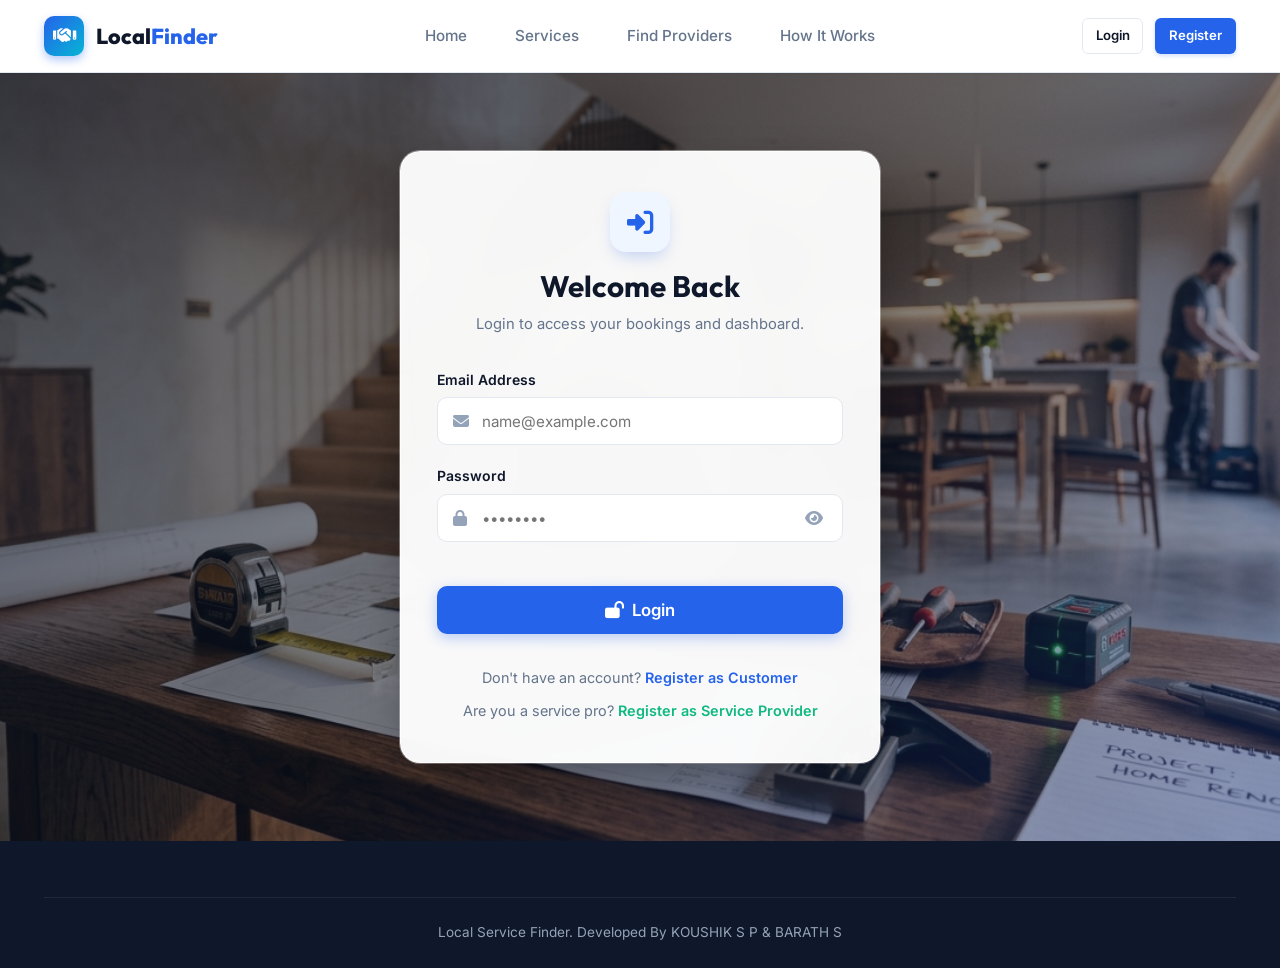
<file: index.html>
<!DOCTYPE html>
<html lang="en">
<head>
    <meta charset="UTF-8">
    <meta name="viewport" content="width=device-width, initial-scale=1.0">
    <title>Local Service Finder</title>
    <meta http-equiv="refresh" content="0; url=frontend/login.html">
    <script>
        window.location.href = "frontend/login.html";
    </script>
</head>
<body style="font-family: Arial, sans-serif; text-align: center; padding-top: 50px;">
    <h2>Redirecting to Local Service Finder...</h2>
    <p>If you are not redirected automatically, <a href="frontend/login.html">click here to open the app</a>.</p>
</body>
</html>
</file>
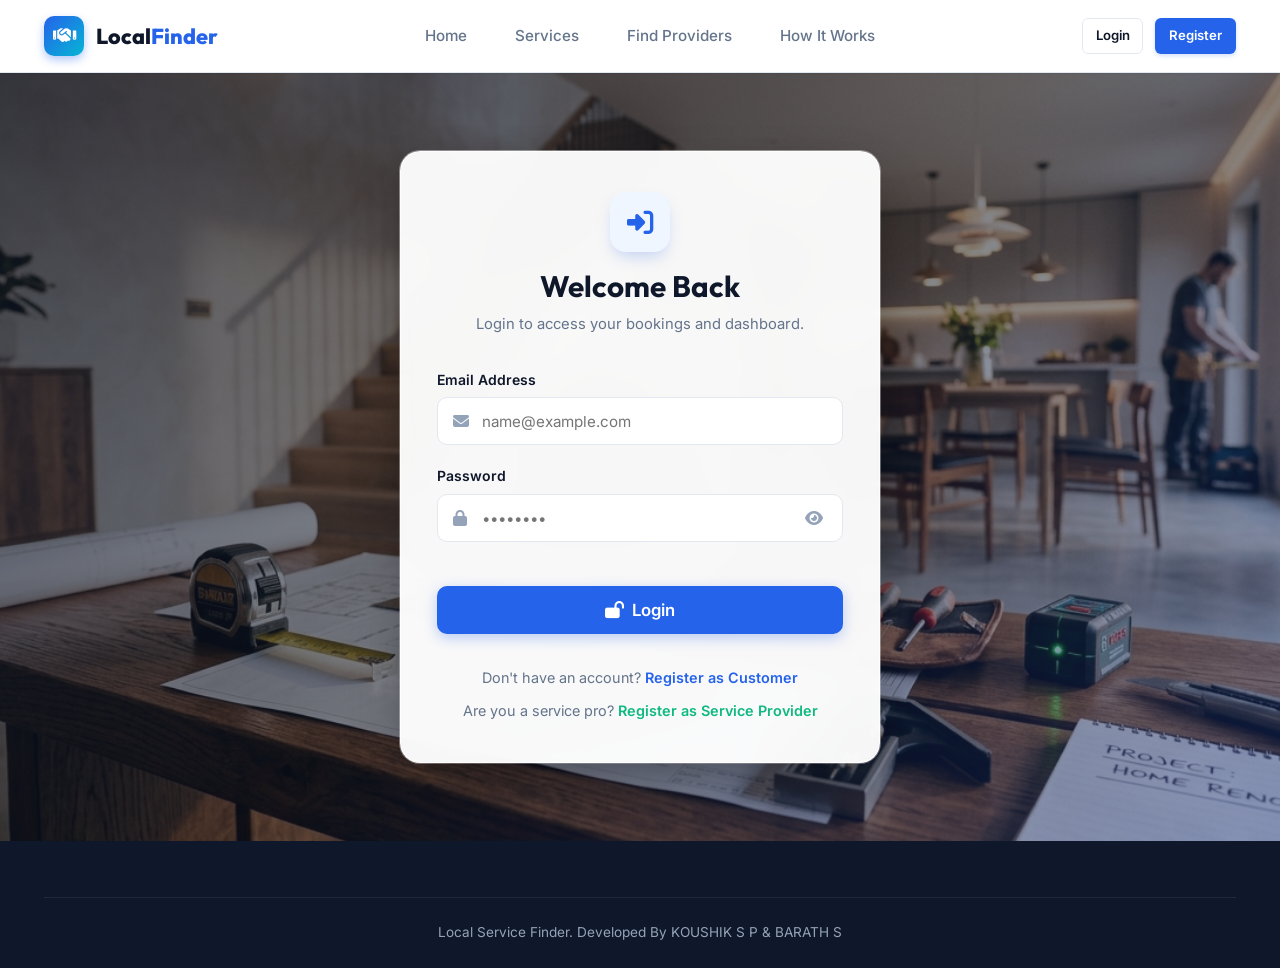
<file: frontend/index.html>
<!DOCTYPE html>
<html lang="en">
<head>
    <meta charset="UTF-8">
    <meta name="viewport" content="width=device-width, initial-scale=1.0">
    <title>Local Service Finder - Find Trusted Local Services Near You</title>
    <meta name="description" content="Connect with verified plumbers, electricians, carpenters, AC technicians and cleaners in your neighborhood.">
    <!-- FontAwesome 6 Icons -->
    <link rel="stylesheet" href="https://cdnjs.cloudflare.com/ajax/libs/font-awesome/6.5.1/css/all.min.css">
    <!-- Custom CSS -->
    <link rel="stylesheet" href="css/style.css">
    <link rel="stylesheet" href="css/responsive.css">

    <!-- Immediate Authentication Guard: Redirect to login if not logged in -->
    <script>
        (function() {
            try {
                var user = localStorage.getItem('lsf_user');
                if (!user) {
                    window.location.replace('login.html');
                }
            } catch(e) {}
        })();
    </script>
</head>
<body>

    <!-- Navigation Bar -->
    <nav class="navbar" id="main-navbar">
        <div class="container nav-container">
            <a href="index.html" class="brand-logo" id="brand-home-link">
                <div class="logo-icon"><i class="fas fa-handshake"></i></div>
                <div>Local<span>Finder</span></div>
            </a>

            <button class="nav-toggle" id="nav-toggle-btn" aria-label="Toggle Navigation">
                <i class="fas fa-bars"></i>
            </button>

            <ul class="nav-menu" id="nav-menu-list">
                <li class="nav-item"><a href="index.html" class="nav-link active">Home</a></li>
                <li class="nav-item"><a href="services.html" class="nav-link">Services</a></li>
                <li class="nav-item"><a href="providers.html" class="nav-link">Find Providers</a></li>
                <li class="nav-item"><a href="#how-it-works" class="nav-link">How It Works</a></li>
                <li class="nav-item"><a href="#about" class="nav-link">About</a></li>
                <li class="nav-item"><a href="tips.html" class="nav-link"><i class="fas fa-lightbulb" style="color: #eab308; margin-right: 4px;"></i> Tips</a></li>
            </ul>

            <div class="nav-auth" id="nav-auth-container">
                <a href="login.html" class="btn btn-outline btn-sm">Login</a>
                <a href="register.html" class="btn btn-primary btn-sm">Register</a>
            </div>
        </div>
    </nav>

    <!-- Hero Section -->
    <header class="hero-section">
        <div class="container">
            <div class="hero-content">
                <div class="hero-pill">
                    <i class="fas fa-shield-alt"></i> 100% Background-Checked Professionals
                </div>
                <h1 class="hero-title">Find Trusted <span>Local Services</span> Near You</h1>
                <p class="hero-subtitle">
                    Find reliable local professionals for your everyday service needs. Transparent pricing, verified reviews, and guaranteed satisfaction.
                </p>

                <!-- Search Box -->
                <form action="providers.html" method="GET" class="hero-search-box" id="hero-search-form">
                    <div class="search-field">
                        <i class="fas fa-tools"></i>
                        <input type="text" name="category" placeholder="Search for a service (e.g. Acting Driver, Bike Mechanic, Car Mechanic, Solar Panel, AC Repair)" id="hero-category-input">
                    </div>
                    <div class="search-field">
                        <i class="fas fa-map-marker-alt"></i>
                        <select name="city" id="hero-city-select">
                            <option value="">Enter your location (All Cities)</option>
                            <option value="Chennai">Chennai</option>
                            <option value="Bangalore">Bangalore</option>
                            <option value="Hyderabad">Hyderabad</option>
                            <option value="Coimbatore">Coimbatore</option>
                            <option value="Madurai">Madurai</option>
                            <option value="Pondicherry">Pondicherry</option>
                        </select>
                    </div>
                    <button type="submit" class="btn btn-primary btn-lg" id="hero-submit-btn">
                        <i class="fas fa-search"></i> Find Services
                    </button>
                </form>

                <!-- Popular Services Chips -->
                <div class="popular-chips">
                    <span>Popular Services:</span>
                    <a href="providers.html?category=Acting+Driver"><i class="fas fa-id-card"></i> Acting Driver</a>
                    <a href="providers.html?category=Bike+Mechanic"><i class="fas fa-motorcycle"></i> Bike Mechanic</a>
                    <a href="providers.html?category=Car+Mechanic"><i class="fas fa-car"></i> Car Mechanic</a>
                    <a href="providers.html?category=Solar+Panel"><i class="fas fa-solar-panel"></i> Solar Panel</a>
                    <a href="providers.html?category=AC+Repair"><i class="fas fa-snowflake"></i> AC Repair</a>
                    <a href="providers.html?category=Electrical"><i class="fas fa-bolt"></i> Electrician</a>
                    <a href="providers.html?category=Plumbing"><i class="fas fa-faucet-drip"></i> Plumber</a>
                </div>

                <!-- Hero Graphic Showcase -->
                <div style="margin-top: 2.75rem; border-radius: var(--radius-lg); overflow: hidden; box-shadow: 0 20px 40px rgba(0, 0, 0, 0.4); border: 1px solid rgba(255, 255, 255, 0.15);">
                    <img src="images/hero-banner.jpg" alt="Trusted Local Home Service Providers at Work" style="width: 100%; max-height: 440px; object-fit: cover;">
                </div>
            </div>
        </div>
    </header>


    <!-- Popular Categories Preview -->
    <section class="section">
        <div class="container">
            <div class="section-header">
                <span class="section-tag">Top Categories</span>
                <h2 class="section-title">Explore Everyday Services</h2>
                <p class="section-desc">From acting drivers & vehicle mechanics to solar installations and home repairs, our experts are just a click away.</p>
            </div>

            <div class="category-grid" id="homepage-category-grid">
                <!-- Acting Driver -->
                <div class="category-card">
                    <div class="cat-icon-wrap" style="background: rgba(37, 99, 235, 0.1); color: var(--primary);"><i class="fas fa-id-card"></i></div>
                    <h3 class="cat-name">Acting Driver</h3>
                    <p class="cat-desc">Professional call & acting drivers for local city trips, hourly hire, outstation journeys, and luxury cars.</p>
                    <a href="providers.html?category=Acting+Driver" class="btn btn-outline-primary btn-sm btn-block">Find Drivers</a>
                </div>
                <!-- Bike Mechanic -->
                <div class="category-card">
                    <div class="cat-icon-wrap" style="background: rgba(16, 185, 129, 0.1); color: var(--success);"><i class="fas fa-motorcycle"></i></div>
                    <h3 class="cat-name">Bike Mechanic</h3>
                    <p class="cat-desc">Doorstep two-wheeler servicing, oil change, engine tuning, tyre puncture, and roadside breakdown assistance.</p>
                    <a href="providers.html?category=Bike+Mechanic" class="btn btn-outline-primary btn-sm btn-block">Find Bike Mechanics</a>
                </div>
                <!-- Car Mechanic -->
                <div class="category-card">
                    <div class="cat-icon-wrap" style="background: rgba(239, 68, 68, 0.1); color: var(--danger);"><i class="fas fa-car"></i></div>
                    <h3 class="cat-name">Car Mechanic</h3>
                    <p class="cat-desc">Multi-brand car periodic maintenance, engine OBD diagnostics, brake overhaul, clutch repair, and towing.</p>
                    <a href="providers.html?category=Car+Mechanic" class="btn btn-outline-primary btn-sm btn-block">Find Car Mechanics</a>
                </div>
                <!-- Solar Panel -->
                <div class="category-card">
                    <div class="cat-icon-wrap" style="background: rgba(245, 158, 11, 0.1); color: var(--warning);"><i class="fas fa-solar-panel"></i></div>
                    <h3 class="cat-name">Solar Panel</h3>
                    <p class="cat-desc">Rooftop solar installation, inverter & battery setup, deep solar panel cleaning, and efficiency maintenance.</p>
                    <a href="providers.html?category=Solar+Panel" class="btn btn-outline-primary btn-sm btn-block">Find Solar Techs</a>
                </div>
                <!-- AC Repair -->
                <div class="category-card">
                    <div class="cat-icon-wrap"><i class="fas fa-snowflake"></i></div>
                    <h3 class="cat-name">AC Repair</h3>
                    <p class="cat-desc">Air conditioner servicing, gas refilling, cooling issues, filter cleaning, and new AC installation.</p>
                    <a href="providers.html?category=AC+Repair" class="btn btn-outline-primary btn-sm btn-block">Find AC Techs</a>
                </div>
                <!-- Electrical -->
                <div class="category-card">
                    <div class="cat-icon-wrap"><i class="fas fa-bolt"></i></div>
                    <h3 class="cat-name">Electrical</h3>
                    <p class="cat-desc">Wiring repairs, switchboard replacements, MCB tripping, fan fittings, and home electrical setup.</p>
                    <a href="providers.html?category=Electrical" class="btn btn-outline-primary btn-sm btn-block">Find Electricians</a>
                </div>
                <!-- Plumbing -->
                <div class="category-card">
                    <div class="cat-icon-wrap"><i class="fas fa-faucet-drip"></i></div>
                    <h3 class="cat-name">Plumbing</h3>
                    <p class="cat-desc">Pipe leaks, taps, water heater installation and full bathroom drainage solutions.</p>
                    <a href="providers.html?category=Plumbing" class="btn btn-outline-primary btn-sm btn-block">Find Plumbers</a>
                </div>
                <!-- Home Cleaning -->
                <div class="category-card">
                    <div class="cat-icon-wrap"><i class="fas fa-broom"></i></div>
                    <h3 class="cat-name">Home Cleaning</h3>
                    <p class="cat-desc">Deep house cleaning, kitchen scrubbing, bathroom sanitation, and post-construction cleanups.</p>
                    <a href="providers.html?category=Home+Cleaning" class="btn btn-outline-primary btn-sm btn-block">Find Cleaners</a>
                </div>
            </div>

            <div style="text-align: center; margin-top: 2.5rem;">
                <a href="services.html" class="btn btn-outline-primary btn-lg">View All Categories <i class="fas fa-arrow-right"></i></a>
            </div>
        </div>
    </section>

    <!-- How It Works Section -->
    <section class="section section-alt" id="how-it-works">
        <div class="container">
            <div class="section-header">
                <span class="section-tag">Simple & Fast</span>
                <h2 class="section-title">How It Works</h2>
                <p class="section-desc">Booking a trusted technician is hassle-free with our 3-step process.</p>
            </div>

            <div style="display: grid; grid-template-columns: repeat(auto-fit, minmax(280px, 1fr)); gap: 2rem;">
                <div style="background: white; padding: 2rem; border-radius: var(--radius-lg); text-align: center; border: 1px solid var(--border-color);">
                    <div style="width: 60px; height: 60px; border-radius: 50%; background: var(--primary-light); color: var(--primary); display: flex; align-items: center; justify-content: center; font-size: 1.5rem; font-weight: 800; margin: 0 auto 1.25rem;">1</div>
                    <h3 style="font-size: 1.2rem; margin-bottom: 0.5rem;">Choose a Service</h3>
                    <p style="color: var(--text-muted); font-size: 0.9rem;">Browse through categorized services and filter based on your city, preferred price, and ratings.</p>
                </div>
                <div style="background: white; padding: 2rem; border-radius: var(--radius-lg); text-align: center; border: 1px solid var(--border-color);">
                    <div style="width: 60px; height: 60px; border-radius: 50%; background: var(--accent-light); color: var(--accent); display: flex; align-items: center; justify-content: center; font-size: 1.5rem; font-weight: 800; margin: 0 auto 1.25rem;">2</div>
                    <h3 style="font-size: 1.2rem; margin-bottom: 0.5rem;">Pick a Verified Provider</h3>
                    <p style="color: var(--text-muted); font-size: 0.9rem;">Inspect real customer reviews, working experience, and schedule at your convenient time slot.</p>
                </div>
                <div style="background: white; padding: 2rem; border-radius: var(--radius-lg); text-align: center; border: 1px solid var(--border-color);">
                    <div style="width: 60px; height: 60px; border-radius: 50%; background: var(--warning-light); color: var(--warning); display: flex; align-items: center; justify-content: center; font-size: 1.5rem; font-weight: 800; margin: 0 auto 1.25rem;">3</div>
                    <h3 style="font-size: 1.2rem; margin-bottom: 0.5rem;">Relax & Rate</h3>
                    <p style="color: var(--text-muted); font-size: 0.9rem;">The technician arrives on time, completes the task to perfection, and you pay only after completion.</p>
                </div>
            </div>
        </div>
    </section>

    <!-- Provider CTA Banner -->
    <section class="section" style="background: linear-gradient(135deg, #1e3a8a, #0f172a); color: white;" id="about">
        <div class="container" style="display: flex; flex-wrap: wrap; align-items: center; justify-content: space-between; gap: 2rem;">
            <div style="max-width: 600px;">
                <span style="color: #93c5fd; font-weight: 700; text-transform: uppercase; font-size: 0.85rem;">Are you a Service Professional?</span>
                <h2 style="color: white; font-size: 2.2rem; margin: 0.5rem 0 1rem;">Grow Your Local Business With Us</h2>
                <p style="color: #cbd5e1; font-size: 1.05rem;">Join hundreds of verified electricians, plumbers, and technicians getting daily bookings from customers in your city.</p>
            </div>
            <div>
                <a href="provider-register.html" class="btn btn-primary btn-lg" style="background: #10b981; border: none;">
                    <i class="fas fa-briefcase"></i> Register as a Provider
                </a>
            </div>
        </div>
    </section>

    <!-- Footer -->
    <footer class="footer">
        <div class="container">
            <div class="footer-grid">
                <div class="footer-brand">
                    <h3>Local Service Finder</h3>
                    <p>India's premier hyperlocal service platform connecting verified local experts with homeowners and businesses.</p>
                </div>
                <div class="footer-col">
                    <h4>Customer Links</h4>
                    <ul>
                        <li><a href="services.html">All Services</a></li>
                        <li><a href="providers.html">Find Providers</a></li>
                        <li><a href="booking.html">Book a Service</a></li>
                        <li><a href="login.html">Login</a></li>
                    </ul>
                </div>
                <div class="footer-col">
                    <h4>Service Partners</h4>
                    <ul>
                        <li><a href="provider-register.html">Become a Partner</a></li>
                        <li><a href="login.html">Provider Login</a></li>
                        <li><a href="admin-dashboard.html">Admin Portal</a></li>
                    </ul>
                </div>
                <div class="footer-col">
                    <h4>Major Cities</h4>
                    <ul>
                        <li><a href="providers.html?city=Chennai">Chennai</a></li>
                        <li><a href="providers.html?city=Bangalore">Bangalore</a></li>
                        <li><a href="providers.html?city=Hyderabad">Hyderabad</a></li>
                        <li><a href="providers.html?city=Coimbatore">Coimbatore</a></li>
                    </ul>
                </div>
            </div>
            <div class="footer-bottom">
                Local Service Finder. Developed By KOUSHIK S P &amp; BARATH S
            </div>
        </div>
    </footer>

    <!-- Core Scripts -->
    <script src="js/main.js"></script>
</body>
</html>
</file>
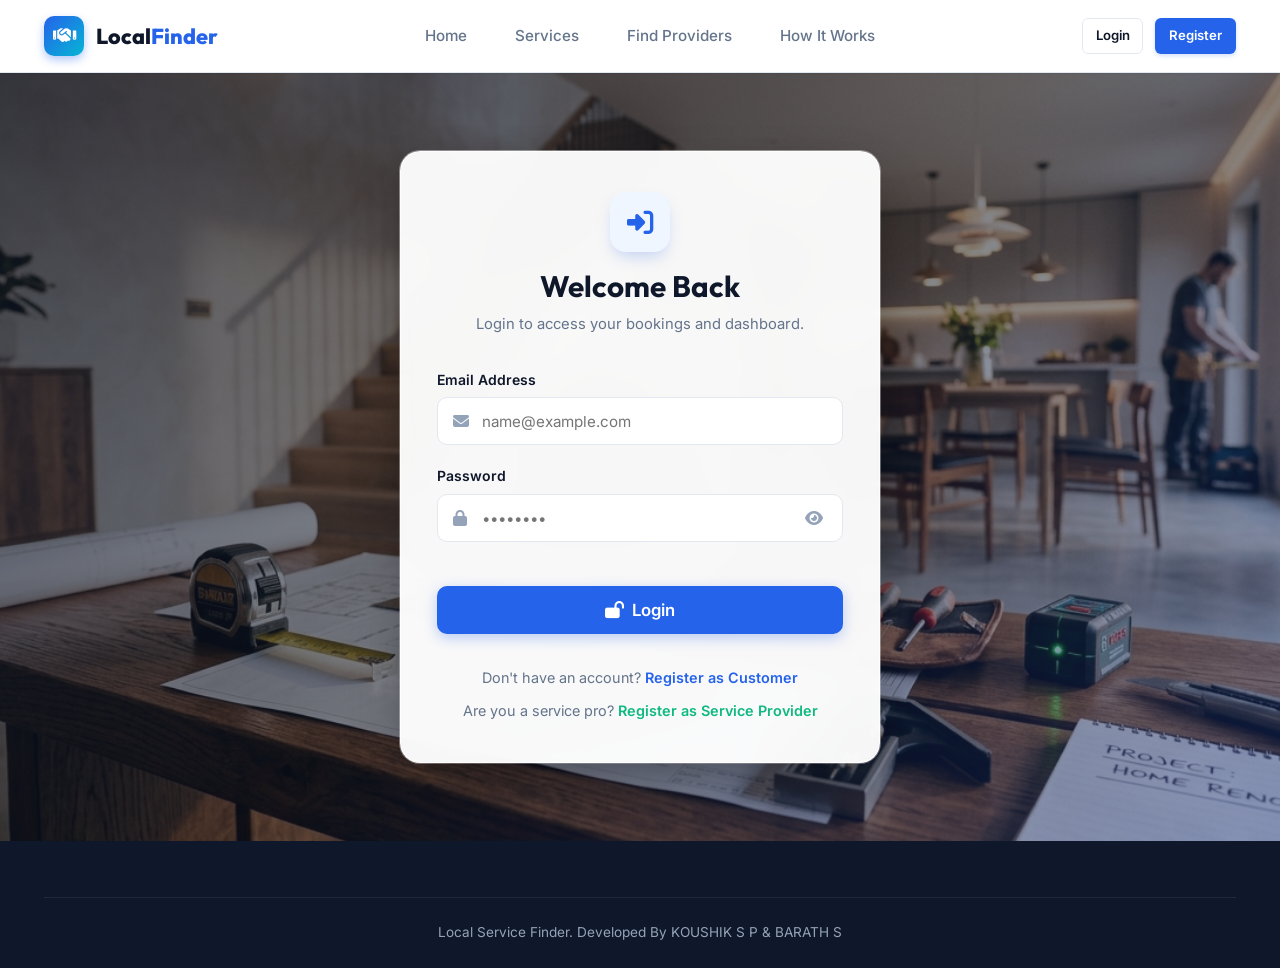
<file: frontend/admin-dashboard.html>
<!DOCTYPE html>
<html lang="en">
<head>
    <meta charset="UTF-8">
    <meta name="viewport" content="width=device-width, initial-scale=1.0">
    <title>Admin Dashboard - Local Service Finder</title>
    <!-- FontAwesome 6 Icons -->
    <link rel="stylesheet" href="https://cdnjs.cloudflare.com/ajax/libs/font-awesome/6.5.1/css/all.min.css">
    <!-- Custom CSS -->
    <link rel="stylesheet" href="css/style.css">
    <link rel="stylesheet" href="css/responsive.css">
    <script>
        (function() {
            try {
                var user = localStorage.getItem('lsf_user');
                if (!user) window.location.replace('login.html');
            } catch(e) {}
        })();
    </script>
</head>
<body>

    <!-- Top Navbar -->
    <nav class="navbar">
        <div class="container nav-container">
            <a href="index.html" class="brand-logo">
                <div class="logo-icon" style="background: linear-gradient(135deg, #ef4444, #b91c1c);"><i class="fas fa-user-shield"></i></div>
                <div>Admin<span>Console</span></div>
            </a>

            <div style="display: flex; align-items: center; gap: 1rem;">
                <span class="badge badge-danger"><i class="fas fa-lock"></i> Super Admin</span>
                <button onclick="logout()" class="btn btn-outline btn-sm">
                    <i class="fas fa-sign-out-alt"></i> Logout
                </button>
            </div>
        </div>
    </nav>

    <!-- Dashboard Container with Sidebar -->
    <div class="dashboard-wrapper">
        <!-- Sidebar Navigation -->
        <aside class="dashboard-sidebar">
            <div class="sidebar-user-card">
                <div class="sidebar-avatar" style="background: #dc2626;">A</div>
                <div style="overflow: hidden;">
                    <div class="sidebar-user-name">System Admin</div>
                    <div class="sidebar-user-role">admin@localservicefinder.com</div>
                </div>
            </div>

            <ul class="sidebar-nav">
                <li>
                    <a href="javascript:void(0)" class="sidebar-link admin-nav-item active" data-target="admin-section-overview">
                        <i class="fas fa-tachometer-alt"></i> Overview
                    </a>
                </li>
                <li>
                    <a href="javascript:void(0)" class="sidebar-link admin-nav-item" data-target="admin-section-providers">
                        <i class="fas fa-user-check"></i> Providers & Approvals
                    </a>
                </li>
                <li>
                    <a href="javascript:void(0)" class="sidebar-link admin-nav-item" data-target="admin-section-users">
                        <i class="fas fa-users"></i> Users Management
                    </a>
                </li>
                <li>
                    <a href="javascript:void(0)" class="sidebar-link admin-nav-item" data-target="admin-section-categories">
                        <i class="fas fa-tags"></i> Service Categories
                    </a>
                </li>
                <li>
                    <a href="javascript:void(0)" onclick="showToast('Platform reports generated successfully.', 'info')" class="sidebar-link">
                        <i class="fas fa-chart-pie"></i> Reports
                    </a>
                </li>
                <li style="margin-top: auto;">
                    <a href="javascript:void(0)" onclick="logout()" class="sidebar-link logout-btn">
                        <i class="fas fa-sign-out-alt"></i> Logout
                    </a>
                </li>
            </ul>
        </aside>

        <!-- Main Dashboard View -->
        <main class="dashboard-main">
            <!-- SECTION 1: Overview & Metrics -->
            <div id="admin-section-overview" class="admin-tab-section">
                <div class="dashboard-header">
                    <div>
                        <h1 style="font-size: 1.8rem; margin-bottom: 0.25rem;">Platform Administration</h1>
                        <p style="color: var(--text-muted); font-size: 0.95rem;">Real-time metrics, provider approval queues, and user administration.</p>
                    </div>
                    <button onclick="openAddCategoryModal()" class="btn btn-primary">
                        <i class="fas fa-plus"></i> Add Service Category
                    </button>
                </div>

                <!-- 6 Metrics Cards -->
                <div class="stats-grid" style="grid-template-columns: repeat(auto-fit, minmax(200px, 1fr));">
                    <div class="stat-card">
                        <div>
                            <div class="stat-val" id="admin-stat-users">0</div>
                            <div class="stat-title">Total Users</div>
                        </div>
                        <div class="stat-icon stat-blue"><i class="fas fa-users"></i></div>
                    </div>

                    <div class="stat-card">
                        <div>
                            <div class="stat-val" id="admin-stat-providers">0</div>
                            <div class="stat-title">Total Providers</div>
                        </div>
                        <div class="stat-icon stat-green"><i class="fas fa-id-badge"></i></div>
                    </div>

                    <div class="stat-card">
                        <div>
                            <div class="stat-val" id="admin-stat-services">0</div>
                            <div class="stat-title">Service Categories</div>
                        </div>
                        <div class="stat-icon stat-yellow"><i class="fas fa-th"></i></div>
                    </div>

                    <div class="stat-card">
                        <div>
                            <div class="stat-val" id="admin-stat-bookings">0</div>
                            <div class="stat-title">Total Bookings</div>
                        </div>
                        <div class="stat-icon stat-blue"><i class="fas fa-calendar-alt"></i></div>
                    </div>

                    <div class="stat-card">
                        <div>
                            <div class="stat-val" id="admin-stat-pending-approvals" style="color: var(--danger);">0</div>
                            <div class="stat-title">Pending Approvals</div>
                        </div>
                        <div class="stat-icon stat-red"><i class="fas fa-user-clock"></i></div>
                    </div>

                    <div class="stat-card">
                        <div>
                            <div class="stat-val" id="admin-stat-completed-bookings" style="color: var(--accent);">0</div>
                            <div class="stat-title">Completed Jobs</div>
                        </div>
                        <div class="stat-icon stat-green"><i class="fas fa-check-double"></i></div>
                    </div>
                </div>

                <!-- Provider Approvals Quick View -->
                <div class="data-card">
                    <div class="data-card-header">
                        <h2 style="font-size: 1.25rem;">Provider Verification Queue</h2>
                        <span style="font-size: 0.85rem; color: var(--text-muted);">Approve or reject service partner applications</span>
                    </div>

                    <div class="table-responsive">
                        <table class="modern-table">
                            <thead>
                                <tr>
                                    <th>ID</th>
                                    <th>Business / Owner</th>
                                    <th>Category</th>
                                    <th>City</th>
                                    <th>Experience</th>
                                    <th>Status</th>
                                    <th>Actions</th>
                                </tr>
                            </thead>
                            <tbody id="admin-providers-tbody">
                                <tr>
                                    <td colspan="7" style="text-align: center; padding: 2rem;">Loading providers...</td>
                                </tr>
                            </tbody>
                        </table>
                    </div>
                </div>
            </div>

            <!-- SECTION 2: Providers & Approvals Full Table -->
            <div id="admin-section-providers" class="admin-tab-section" style="display: none;">
                <div class="dashboard-header">
                    <div>
                        <h1 style="font-size: 1.8rem; margin-bottom: 0.25rem;">Manage Service Providers</h1>
                        <p style="color: var(--text-muted); font-size: 0.95rem;">Review qualifications, approve pending accounts, and manage partner status.</p>
                    </div>
                </div>

                <div class="data-card">
                    <div class="table-responsive">
                        <table class="modern-table">
                            <thead>
                                <tr>
                                    <th>ID</th>
                                    <th>Business / Owner</th>
                                    <th>Category</th>
                                    <th>City</th>
                                    <th>Experience</th>
                                    <th>Status</th>
                                    <th>Actions</th>
                                </tr>
                            </thead>
                            <tbody id="admin-providers-tbody-2">
                                <!-- Mirror of providers -->
                            </tbody>
                        </table>
                    </div>
                </div>
            </div>

            <!-- SECTION 3: Users Management -->
            <div id="admin-section-users" class="admin-tab-section" style="display: none;">
                <div class="dashboard-header">
                    <div>
                        <h1 style="font-size: 1.8rem; margin-bottom: 0.25rem;">Registered User Directory</h1>
                        <p style="color: var(--text-muted); font-size: 0.95rem;">View customers, service providers, and administrative staff accounts.</p>
                    </div>
                </div>

                <div class="data-card">
                    <div class="table-responsive">
                        <table class="modern-table">
                            <thead>
                                <tr>
                                    <th>ID</th>
                                    <th>Name & Email</th>
                                    <th>Phone</th>
                                    <th>Role</th>
                                    <th>City</th>
                                    <th>Joined Date</th>
                                    <th>Action</th>
                                </tr>
                            </thead>
                            <tbody id="admin-users-tbody">
                                <tr>
                                    <td colspan="7" style="text-align: center; padding: 2rem;">Loading registered users...</td>
                                </tr>
                            </tbody>
                        </table>
                    </div>
                </div>
            </div>

            <!-- SECTION 4: Service Categories Management -->
            <div id="admin-section-categories" class="admin-tab-section" style="display: none;">
                <div class="dashboard-header">
                    <div>
                        <h1 style="font-size: 1.8rem; margin-bottom: 0.25rem;">Service Categories</h1>
                        <p style="color: var(--text-muted); font-size: 0.95rem;">Manage offerings available on the platform directory.</p>
                    </div>
                    <button onclick="openAddCategoryModal()" class="btn btn-primary">
                        <i class="fas fa-plus"></i> Add New Category
                    </button>
                </div>

                <div class="data-card">
                    <div class="table-responsive">
                        <table class="modern-table">
                            <thead>
                                <tr>
                                    <th>ID</th>
                                    <th>Icon</th>
                                    <th>Category Name</th>
                                    <th>Description</th>
                                    <th>Action</th>
                                </tr>
                            </thead>
                            <tbody id="admin-categories-tbody">
                                <tr>
                                    <td colspan="5" style="text-align: center; padding: 2rem;">Loading categories...</td>
                                </tr>
                            </tbody>
                        </table>
                    </div>
                </div>
            </div>
        </main>
    </div>

    <!-- Core Scripts -->
    <script src="js/main.js"></script>
    <script src="js/admin-dashboard.js"></script>
</body>
</html>
</file>
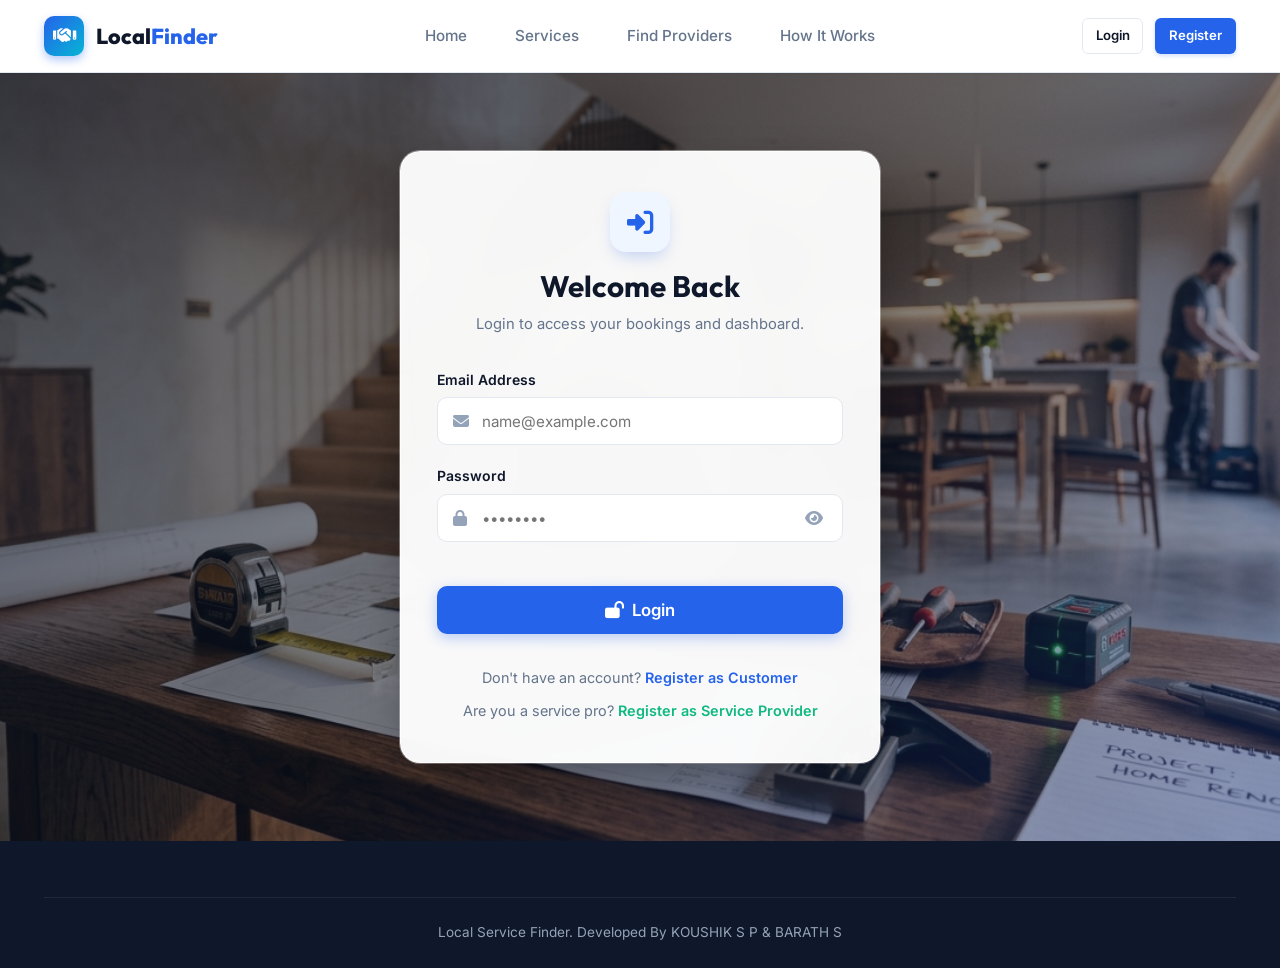
<file: frontend/booking.html>
<!DOCTYPE html>
<html lang="en">
<head>
    <meta charset="UTF-8">
    <meta name="viewport" content="width=device-width, initial-scale=1.0">
    <title>Book a Service - Local Service Finder</title>
    <meta name="description" content="Schedule an appointment with a local verified service provider.">
    <!-- FontAwesome 6 Icons -->
    <link rel="stylesheet" href="https://cdnjs.cloudflare.com/ajax/libs/font-awesome/6.5.1/css/all.min.css">
    <!-- Custom CSS -->
    <link rel="stylesheet" href="css/style.css">
    <link rel="stylesheet" href="css/responsive.css">
    <script>
        (function() {
            try {
                var user = localStorage.getItem('lsf_user');
                if (!user) window.location.replace('login.html');
            } catch(e) {}
        })();
    </script>
</head>
<body>

    <!-- Navigation Bar -->
    <nav class="navbar">
        <div class="container nav-container">
            <a href="index.html" class="brand-logo">
                <div class="logo-icon"><i class="fas fa-handshake"></i></div>
                <div>Local<span>Finder</span></div>
            </a>

            <button class="nav-toggle" id="nav-toggle-btn" aria-label="Toggle Navigation">
                <i class="fas fa-bars"></i>
            </button>

            <ul class="nav-menu" id="nav-menu-list">
                <li class="nav-item"><a href="index.html" class="nav-link">Home</a></li>
                <li class="nav-item"><a href="services.html" class="nav-link">Services</a></li>
                <li class="nav-item"><a href="providers.html" class="nav-link">Find Providers</a></li>
                <li class="nav-item"><a href="index.html#how-it-works" class="nav-link">How It Works</a></li>
                <li class="nav-item"><a href="index.html#about" class="nav-link">About</a></li>
            </ul>

            <div class="nav-auth" id="nav-auth-container">
                <a href="login.html" class="btn btn-outline btn-sm">Login</a>
                <a href="register.html" class="btn btn-primary btn-sm">Register</a>
            </div>
        </div>
    </nav>

    <!-- Booking Form Container -->
    <main class="form-page-wrapper">
        <div class="auth-card wide-card" id="booking-card-body">
            <div class="auth-header">
                <div style="width: 54px; height: 54px; border-radius: var(--radius-md); background: var(--primary-light); color: var(--primary); display: inline-flex; align-items: center; justify-content: center; font-size: 1.6rem; margin-bottom: 1rem;">
                    <i class="fas fa-calendar-check"></i>
                </div>
                <h2>Request a Local Service</h2>
                <p style="color: var(--text-muted); font-size: 0.95rem;">Choose your technician and select your preferred doorstep visit timing.</p>
            </div>

            <form id="service-booking-form">
                <!-- Customer Contact Info -->
                <div class="form-grid-2">
                    <div class="form-group">
                        <label class="form-label" for="customerName">Customer Name</label>
                        <input type="text" id="customerName" class="form-control" placeholder="Rahul Sharma" required>
                    </div>
                    <div class="form-group">
                        <label class="form-label" for="customerPhone">Phone Number</label>
                        <input type="tel" id="customerPhone" class="form-control" placeholder="9840123456" required>
                    </div>
                </div>

                <div class="form-group">
                    <label class="form-label" for="customerEmail">Email Address</label>
                    <input type="email" id="customerEmail" class="form-control" placeholder="rahul@example.com" required>
                </div>

                <!-- Provider & Service Selection -->
                <div class="form-grid-2">
                    <div class="form-group">
                        <label class="form-label" for="providerSelect">Select Service Provider</label>
                        <select id="providerSelect" class="form-control" required>
                            <option value="">Loading providers from database...</option>
                        </select>
                    </div>
                    <div class="form-group">
                        <label class="form-label" for="serviceSelect">Select Specific Service</label>
                        <select id="serviceSelect" class="form-control">
                            <option value="">-- First select a provider --</option>
                        </select>
                    </div>
                </div>

                <!-- Date & Time Slot -->
                <div class="form-grid-2">
                    <div class="form-group">
                        <label class="form-label" for="bookingDate">Preferred Date</label>
                        <input type="date" id="bookingDate" class="form-control" required>
                    </div>
                    <div class="form-group">
                        <label class="form-label" for="bookingTime">Preferred Time Slot</label>
                        <select id="bookingTime" class="form-control" required>
                            <option value="09:00 AM">09:00 AM - 11:00 AM</option>
                            <option value="11:00 AM">11:00 AM - 01:00 PM</option>
                            <option value="02:00 PM" selected>02:00 PM - 04:00 PM</option>
                            <option value="04:00 PM">04:00 PM - 06:00 PM</option>
                            <option value="06:00 PM">06:00 PM - 08:00 PM</option>
                        </select>
                    </div>
                </div>

                <!-- Address & Additional Requirements -->
                <div class="form-group">
                    <label class="form-label" for="bookingAddress">Service Address (Max 50)</label>
                    <textarea id="bookingAddress" class="form-control" placeholder="Enter doorstep address (door number, street, area, pin)" maxlength="50" required></textarea>
                </div>

                <div class="form-group">
                    <label class="form-label" for="bookingDescription">Additional Requirements / Problem Description (Max 200)</label>
                    <textarea id="bookingDescription" class="form-control" placeholder="Describe the issue or special instructions for the technician..." maxlength="200"></textarea>
                </div>

                <button type="submit" class="btn btn-primary btn-block btn-lg" id="booking-submit-btn">
                    <i class="fas fa-paper-plane"></i> Request Service
                </button>
            </form>
        </div>
    </main>

    <!-- Footer -->
    <footer class="footer">
        <div class="container">
            <div class="footer-bottom">
                Local Service Finder. Developed By KOUSHIK S P &amp; BARATH S
            </div>
        </div>
    </footer>

    <!-- Core Scripts -->
    <script src="js/main.js"></script>
    <script src="js/booking.js"></script>
</body>
</html>
</file>
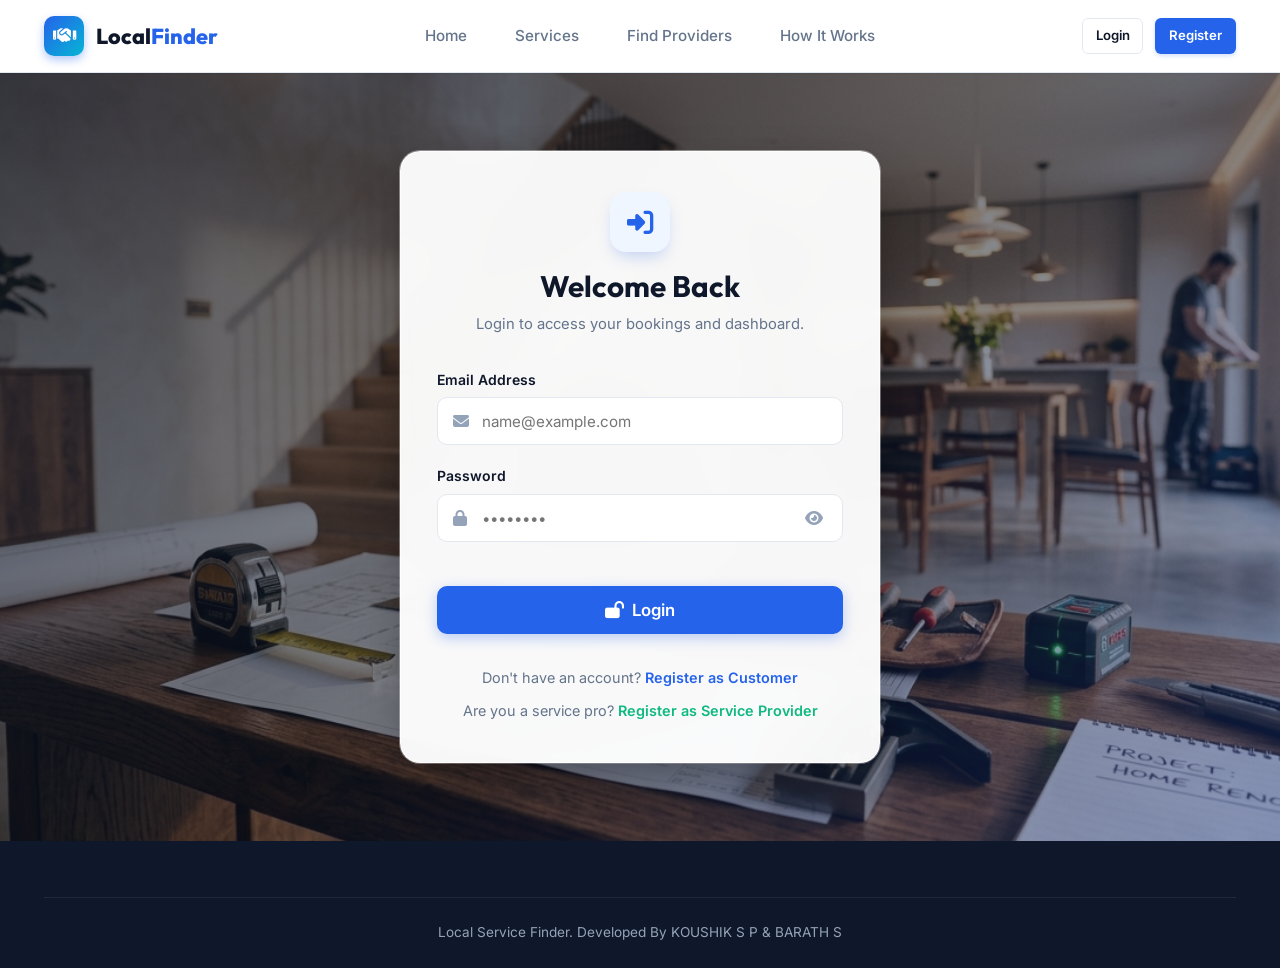
<file: frontend/customer-dashboard.html>
<!DOCTYPE html>
<html lang="en">
<head>
    <meta charset="UTF-8">
    <meta name="viewport" content="width=device-width, initial-scale=1.0">
    <title>Customer Dashboard - Local Service Finder</title>
    <!-- FontAwesome 6 Icons -->
    <link rel="stylesheet" href="https://cdnjs.cloudflare.com/ajax/libs/font-awesome/6.5.1/css/all.min.css">
    <!-- Custom CSS -->
    <link rel="stylesheet" href="css/style.css">
    <link rel="stylesheet" href="css/responsive.css">
    <script>
        (function() {
            try {
                var user = localStorage.getItem('lsf_user');
                if (!user) window.location.replace('login.html');
            } catch(e) {}
        })();
    </script>
</head>
<body>

    <!-- Top Navbar -->
    <nav class="navbar">
        <div class="container nav-container">
            <a href="index.html" class="brand-logo">
                <div class="logo-icon"><i class="fas fa-handshake"></i></div>
                <div>Local<span>Finder</span></div>
            </a>

            <div style="display: flex; align-items: center; gap: 1rem;">
                <span class="badge badge-primary"><i class="fas fa-user"></i> Customer Portal</span>
                <button onclick="logout()" class="btn btn-outline btn-sm">
                    <i class="fas fa-sign-out-alt"></i> Logout
                </button>
            </div>
        </div>
    </nav>

    <!-- Dashboard Container with Sidebar -->
    <div class="dashboard-wrapper">
        <!-- Sidebar Navigation -->
        <aside class="dashboard-sidebar">
            <div class="sidebar-user-card">
                <div class="sidebar-avatar" id="customer-avatar">C</div>
                <div style="overflow: hidden;">
                    <div class="sidebar-user-name user-name-placeholder">Rahul Sharma</div>
                    <div class="sidebar-user-role"><i class="fas fa-map-marker-alt"></i> <span class="user-city-placeholder">Chennai</span></div>
                </div>
            </div>

            <ul class="sidebar-nav">
                <li>
                    <a href="customer-dashboard.html" class="sidebar-link active">
                        <i class="fas fa-th-large"></i> Dashboard
                    </a>
                </li>
                <li>
                    <a href="providers.html" class="sidebar-link">
                        <i class="fas fa-search"></i> Find Services
                    </a>
                </li>
                <li>
                    <a href="#bookings-section" class="sidebar-link">
                        <i class="fas fa-calendar-check"></i> My Bookings
                    </a>
                </li>
                <li>
                    <a href="javascript:void(0)" onclick="showToast('Customer chat and notifications are active.', 'info')" class="sidebar-link">
                        <i class="fas fa-envelope"></i> Messages
                    </a>
                </li>
                <li>
                    <a href="javascript:void(0)" onclick="showToast('You can review your completed bookings below.', 'info')" class="sidebar-link">
                        <i class="fas fa-star"></i> Reviews
                    </a>
                </li>
                <li>
                    <a href="javascript:void(0)" onclick="showToast('Profile management is fully linked to your account.', 'info')" class="sidebar-link">
                        <i class="fas fa-user-cog"></i> Profile
                    </a>
                </li>
                <li style="margin-top: auto;">
                    <a href="javascript:void(0)" onclick="logout()" class="sidebar-link logout-btn">
                        <i class="fas fa-sign-out-alt"></i> Logout
                    </a>
                </li>
            </ul>
        </aside>

        <!-- Main Dashboard View -->
        <main class="dashboard-main">
            <div class="dashboard-header">
                <div>
                    <h1 style="font-size: 1.8rem; margin-bottom: 0.25rem;">Welcome back, <span class="user-name-placeholder">Customer</span>!</h1>
                    <p style="color: var(--text-muted); font-size: 0.95rem;">Track your doorstep service bookings and appointment updates in real-time.</p>
                </div>
                <a href="providers.html" class="btn btn-primary">
                    <i class="fas fa-plus"></i> Book New Service
                </a>
            </div>

            <!-- Statistics Grid -->
            <div class="stats-grid">
                <div class="stat-card">
                    <div>
                        <div class="stat-val" id="stat-total-bookings">0</div>
                        <div class="stat-title">Total Bookings</div>
                    </div>
                    <div class="stat-icon stat-blue"><i class="fas fa-clipboard-list"></i></div>
                </div>

                <div class="stat-card">
                    <div>
                        <div class="stat-val" id="stat-pending-bookings">0</div>
                        <div class="stat-title">Pending Confirmation</div>
                    </div>
                    <div class="stat-icon stat-yellow"><i class="fas fa-clock"></i></div>
                </div>

                <div class="stat-card">
                    <div>
                        <div class="stat-val" id="stat-completed-bookings">0</div>
                        <div class="stat-title">Completed Services</div>
                    </div>
                    <div class="stat-icon stat-green"><i class="fas fa-check-circle"></i></div>
                </div>

                <div class="stat-card">
                    <div>
                        <div class="stat-val" id="stat-cancelled-bookings">0</div>
                        <div class="stat-title">Cancelled Bookings</div>
                    </div>
                    <div class="stat-icon stat-red"><i class="fas fa-times-circle"></i></div>
                </div>
            </div>

            <!-- Recent Bookings Table -->
            <div class="data-card" id="bookings-section">
                <div class="data-card-header">
                    <h2 style="font-size: 1.25rem;">My Service Bookings</h2>
                    <span style="font-size: 0.85rem; color: var(--text-muted);">Real-time status updates</span>
                </div>

                <div class="table-responsive">
                    <modern-table class="modern-table">
                        <thead>
                            <tr>
                                <th>Booking ID</th>
                                <th>Service</th>
                                <th>Provider</th>
                                <th>Date & Time</th>
                                <th>Status</th>
                                <th>Actions</th>
                            </tr>
                        </thead>
                        <tbody id="customer-bookings-tbody">
                            <tr>
                                <td colspan="6" style="text-align: center; padding: 2rem;">
                                    <i class="fas fa-spinner fa-spin"></i> Loading bookings from server...
                                </td>
                            </tr>
                        </tbody>
                    </modern-table>
                </div>
            </div>
        </main>
    </div>

    <!-- Core Scripts -->
    <script src="js/main.js"></script>
    <script src="js/customer-dashboard.js"></script>
</body>
</html>
</file>
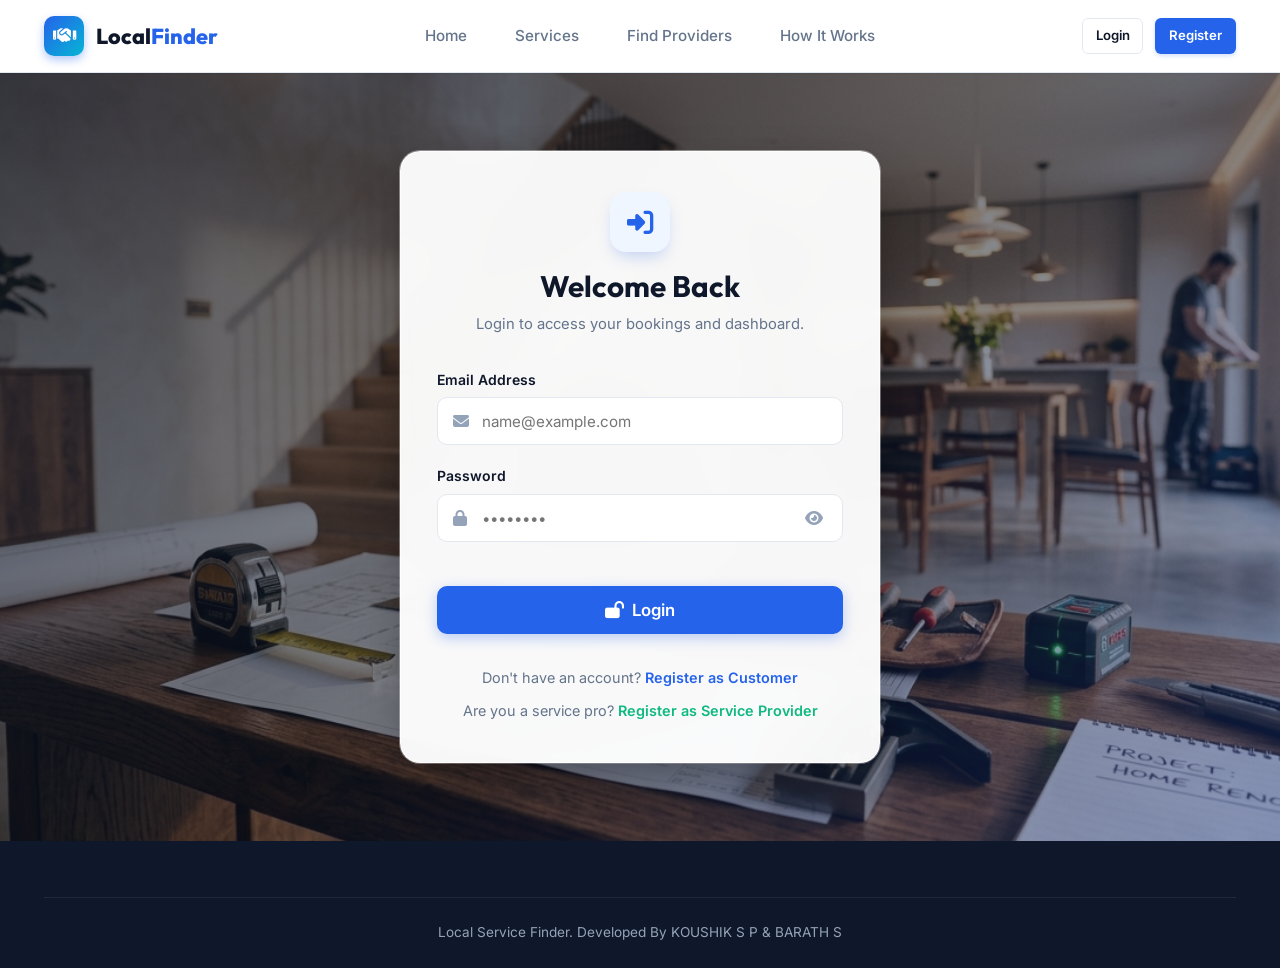
<file: frontend/login.html>
<!DOCTYPE html>
<html lang="en">
<head>
    <meta charset="UTF-8">
    <meta name="viewport" content="width=device-width, initial-scale=1.0">
    <title>Login - Local Service Finder</title>
    <meta name="description" content="Login to your Local Service Finder account as customer, service provider, or administrator.">
    <!-- FontAwesome 6 Icons -->
    <link rel="stylesheet" href="https://cdnjs.cloudflare.com/ajax/libs/font-awesome/6.5.1/css/all.min.css">
    <!-- Custom CSS -->
    <link rel="stylesheet" href="css/style.css">
    <link rel="stylesheet" href="css/responsive.css">
    <script>
        (function() {
            try {
                var urlParams = new URLSearchParams(window.location.search);
                if (urlParams.get('logout') === 'true' || urlParams.get('force') === 'true') {
                    localStorage.removeItem('lsf_user');
                    return;
                }
                var stored = localStorage.getItem('lsf_user');
                if (stored) {
                    var user = JSON.parse(stored);
                    if (user && user.role) {
                        if (user.role === 'ADMIN') window.location.replace('admin-dashboard.html');
                        else if (user.role === 'PROVIDER') window.location.replace('provider-dashboard.html');
                        else window.location.replace('index.html');
                    }
                }
            } catch(e) {}
        })();
    </script>
</head>
<body>

    <!-- Navigation Bar -->
    <nav class="navbar">
        <div class="container nav-container">
            <a href="index.html" class="brand-logo">
                <div class="logo-icon"><i class="fas fa-handshake"></i></div>
                <div>Local<span>Finder</span></div>
            </a>

            <button class="nav-toggle" id="nav-toggle-btn" aria-label="Toggle Navigation">
                <i class="fas fa-bars"></i>
            </button>

            <ul class="nav-menu" id="nav-menu-list">
                <li class="nav-item"><a href="index.html" class="nav-link">Home</a></li>
                <li class="nav-item"><a href="services.html" class="nav-link">Services</a></li>
                <li class="nav-item"><a href="providers.html" class="nav-link">Find Providers</a></li>
                <li class="nav-item"><a href="index.html#how-it-works" class="nav-link">How It Works</a></li>
            </ul>

            <div class="nav-auth" id="nav-auth-container">
                <a href="register.html" class="btn btn-primary btn-sm">Sign Up</a>
            </div>
        </div>
    </nav>

    <!-- Login Form Page with Stunning Wallpaper Background -->
    <main class="form-page-wrapper login-bg-page">
        <div class="auth-card login-glass-card">
            <div class="auth-header">
                <div class="auth-icon-circle">
                    <i class="fas fa-sign-in-alt"></i>
                </div>
                <h2>Welcome Back</h2>
                <p style="color: var(--text-muted); font-size: 0.925rem;">Login to access your bookings and dashboard.</p>
            </div>

            <form id="login-form">
                <div class="form-group">
                    <label class="form-label" for="email">Email Address</label>
                    <div class="input-with-icon">
                        <i class="fas fa-envelope input-prefix-icon"></i>
                        <input type="email" id="email" class="form-control input-interactive" placeholder="name@example.com" required autocomplete="username">
                    </div>
                </div>

                <div class="form-group">
                    <div style="display: flex; justify-content: space-between; align-items: center; margin-bottom: 0.4rem;">
                        <label class="form-label" for="password" style="margin-bottom: 0;">Password</label>
                    </div>
                    <div class="input-with-icon">
                        <i class="fas fa-lock input-prefix-icon"></i>
                        <input type="password" id="password" class="form-control input-interactive" placeholder="••••••••" required autocomplete="current-password">
                        <button type="button" class="password-toggle-btn" id="password-toggle-btn" aria-label="Toggle password visibility" title="Show/Hide Password">
                            <i class="fas fa-eye" id="password-eye-icon"></i>
                        </button>
                    </div>
                </div>

                <button type="submit" class="btn btn-primary btn-block btn-lg" id="login-submit-btn" style="margin-top: 1.5rem; height: 48px; font-weight: 600; box-shadow: 0 4px 14px rgba(37, 99, 235, 0.3);">
                    <i class="fas fa-lock-open"></i> Login
                </button>
            </form>

            <!-- Sign Up Links -->
            <div style="text-align: center; margin-top: 2rem; font-size: 0.9rem; color: var(--text-muted);">
                Don't have an account? <a href="register.html" style="font-weight: 600;">Register as Customer</a>
                <div style="margin-top: 0.6rem;">
                    Are you a service pro? <a href="provider-register.html" style="font-weight: 600; color: var(--accent);">Register as Service Provider</a>
                </div>
            </div>
        </div>
    </main>

    <!-- Footer -->
    <footer class="footer">
        <div class="container">
            <div class="footer-bottom">
                Local Service Finder. Developed By KOUSHIK S P &amp; BARATH S
            </div>
        </div>
    </footer>

    <!-- Core Scripts -->
    <script src="js/main.js"></script>
    <script src="js/auth.js"></script>
    <script>
        document.addEventListener('DOMContentLoaded', () => {
            const urlParams = new URLSearchParams(window.location.search);
            if (urlParams.get('registered') === 'true') {
                const regEmail = urlParams.get('email');
                if (regEmail) {
                    document.getElementById('email').value = regEmail;
                }
                setTimeout(() => {
                    showToast('Registration completed successfully! Please enter your password to login.', 'success');
                }, 300);
            }
        });
    </script>
</body>
</html>
</file>
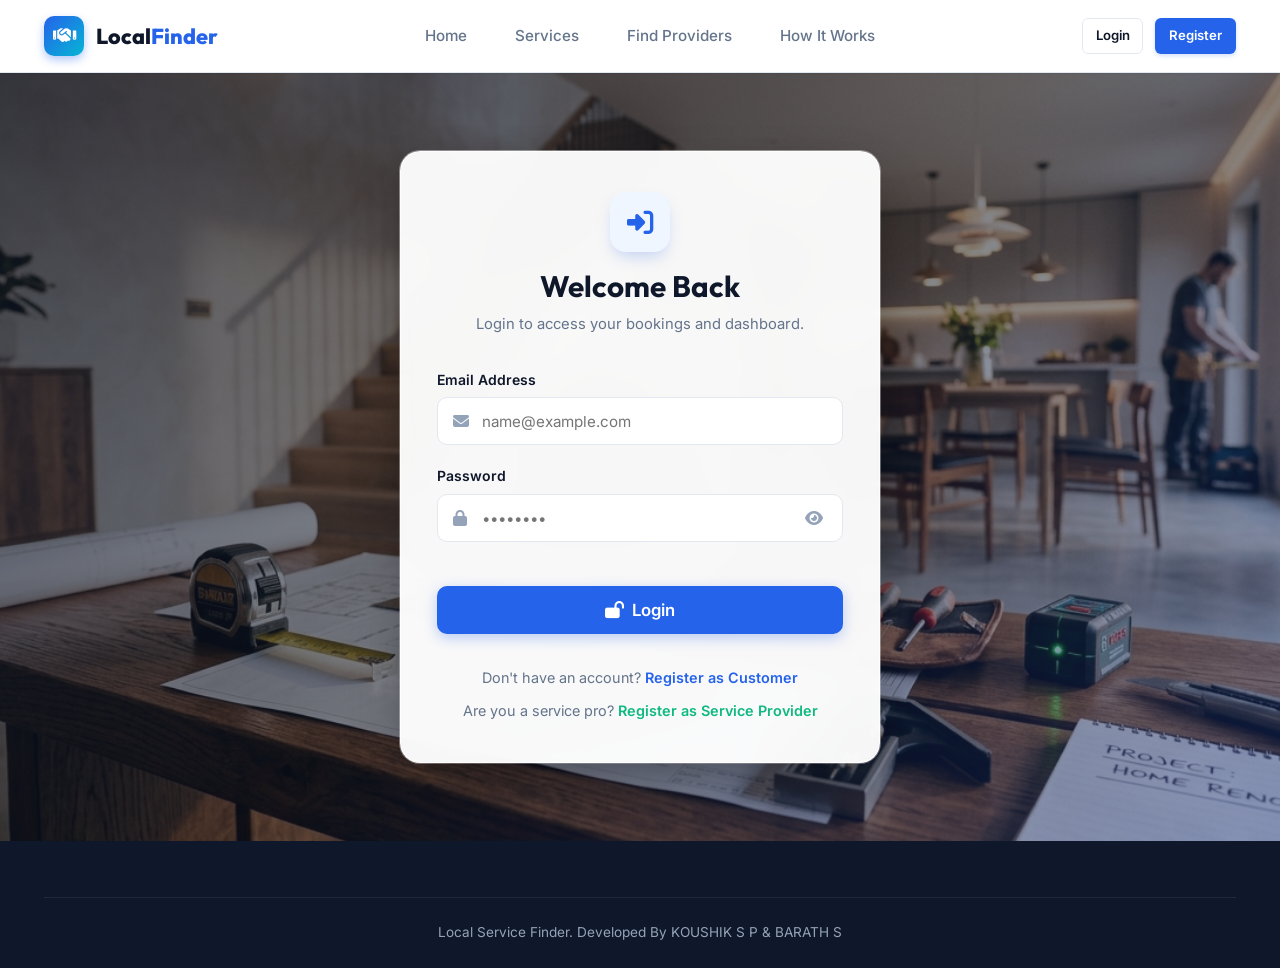
<file: frontend/provider-dashboard.html>
<!DOCTYPE html>
<html lang="en">
<head>
    <meta charset="UTF-8">
    <meta name="viewport" content="width=device-width, initial-scale=1.0">
    <title>Service Provider Dashboard - Local Service Finder</title>
    <!-- FontAwesome 6 Icons -->
    <link rel="stylesheet" href="https://cdnjs.cloudflare.com/ajax/libs/font-awesome/6.5.1/css/all.min.css">
    <!-- Custom CSS -->
    <link rel="stylesheet" href="css/style.css">
    <link rel="stylesheet" href="css/responsive.css">
    <script>
        (function() {
            try {
                var user = localStorage.getItem('lsf_user');
                if (!user) window.location.replace('login.html');
            } catch(e) {}
        })();
    </script>
</head>
<body>

    <!-- Top Navbar -->
    <nav class="navbar">
        <div class="container nav-container">
            <a href="index.html" class="brand-logo">
                <div class="logo-icon" style="background: linear-gradient(135deg, var(--accent), #059669);"><i class="fas fa-tools"></i></div>
                <div>Provider<span>Center</span></div>
            </a>

            <div style="display: flex; align-items: center; gap: 1rem;">
                <span class="badge badge-success"><i class="fas fa-check-circle"></i> Verified Partner</span>
                <button onclick="logout()" class="btn btn-outline btn-sm">
                    <i class="fas fa-sign-out-alt"></i> Logout
                </button>
            </div>
        </div>
    </nav>

    <!-- Dashboard Container with Sidebar -->
    <div class="dashboard-wrapper">
        <!-- Sidebar Navigation -->
        <aside class="dashboard-sidebar">
            <div class="sidebar-user-card">
                <div class="sidebar-avatar" style="background: var(--accent);">P</div>
                <div style="overflow: hidden;">
                    <div class="sidebar-user-name provider-business-placeholder">Service Partner</div>
                    <div class="sidebar-user-role provider-email-placeholder">provider@example.com</div>
                </div>
            </div>

            <ul class="sidebar-nav">
                <li>
                    <a href="provider-dashboard.html" class="sidebar-link active">
                        <i class="fas fa-chart-line"></i> Dashboard
                    </a>
                </li>
                <li>
                    <a href="#requests-section" class="sidebar-link">
                        <i class="fas fa-bell"></i> Service Requests
                    </a>
                </li>
                <li>
                    <a href="javascript:void(0)" id="open-add-service-btn" class="sidebar-link">
                        <i class="fas fa-plus-circle"></i> Add Service Item
                    </a>
                </li>
                <li>
                    <a href="javascript:void(0)" onclick="showToast('Your availability is set to Available Today', 'success')" class="sidebar-link">
                        <i class="fas fa-business-time"></i> Availability
                    </a>
                </li>
                <li>
                    <a href="javascript:void(0)" onclick="showToast('Average customer satisfaction rating is synced with reviews.', 'info')" class="sidebar-link">
                        <i class="fas fa-star"></i> Reviews
                    </a>
                </li>
                <li>
                    <a href="javascript:void(0)" onclick="showToast('Provider profile is verified by admin.', 'info')" class="sidebar-link">
                        <i class="fas fa-id-card"></i> Profile
                    </a>
                </li>
                <li style="margin-top: auto;">
                    <a href="javascript:void(0)" onclick="logout()" class="sidebar-link logout-btn">
                        <i class="fas fa-sign-out-alt"></i> Logout
                    </a>
                </li>
            </ul>
        </aside>

        <!-- Main Dashboard Content -->
        <main class="dashboard-main">
            <div class="dashboard-header">
                <div>
                    <h1 style="font-size: 1.8rem; margin-bottom: 0.25rem;">Provider Dashboard</h1>
                    <p style="color: var(--text-muted); font-size: 0.95rem;">Manage incoming customer requests, schedule appointments, and update job status.</p>
                </div>
                <div>
                    <button class="btn btn-primary" onclick="document.getElementById('open-add-service-btn').click()">
                        <i class="fas fa-plus"></i> Add Service Item
                    </button>
                </div>
            </div>

            <!-- Stats Grid -->
            <div class="stats-grid">
                <div class="stat-card">
                    <div>
                        <div class="stat-val" id="stat-total-requests">0</div>
                        <div class="stat-title">Total Requests</div>
                    </div>
                    <div class="stat-icon stat-blue"><i class="fas fa-inbox"></i></div>
                </div>

                <div class="stat-card">
                    <div>
                        <div class="stat-val" id="stat-pending-requests">0</div>
                        <div class="stat-title">Pending Action</div>
                    </div>
                    <div class="stat-icon stat-yellow"><i class="fas fa-hourglass-half"></i></div>
                </div>

                <div class="stat-card">
                    <div>
                        <div class="stat-val" id="stat-completed-jobs">0</div>
                        <div class="stat-title">Completed Jobs</div>
                    </div>
                    <div class="stat-icon stat-green"><i class="fas fa-check-double"></i></div>
                </div>

                <div class="stat-card">
                    <div>
                        <div class="stat-val" id="stat-avg-rating">0.0</div>
                        <div class="stat-title">Average Rating</div>
                    </div>
                    <div class="stat-icon" style="background: var(--warning-light); color: var(--warning);"><i class="fas fa-star"></i></div>
                </div>
            </div>

            <!-- Service Requests Table -->
            <div class="data-card" id="requests-section">
                <div class="data-card-header">
                    <h2 style="font-size: 1.25rem;">Customer Service Requests</h2>
                    <span style="font-size: 0.85rem; color: var(--text-muted);">Accept or reject requests, then mark completed after visit</span>
                </div>

                <div class="table-responsive">
                    <table class="modern-table">
                        <thead>
                            <tr>
                                <th>Request ID</th>
                                <th>Customer</th>
                                <th>Service</th>
                                <th>Date & Time</th>
                                <th>Location</th>
                                <th>Status</th>
                                <th>Actions</th>
                            </tr>
                        </thead>
                        <tbody id="provider-requests-tbody">
                            <tr>
                                <td colspan="7" style="text-align: center; padding: 2rem;">
                                    <i class="fas fa-spinner fa-spin"></i> Loading incoming requests...
                                </td>
                            </tr>
                        </tbody>
                    </table>
                </div>
            </div>
        </main>
    </div>

    <!-- Core Scripts -->
    <script src="js/main.js"></script>
    <script src="js/provider-dashboard.js"></script>
</body>
</html>
</file>
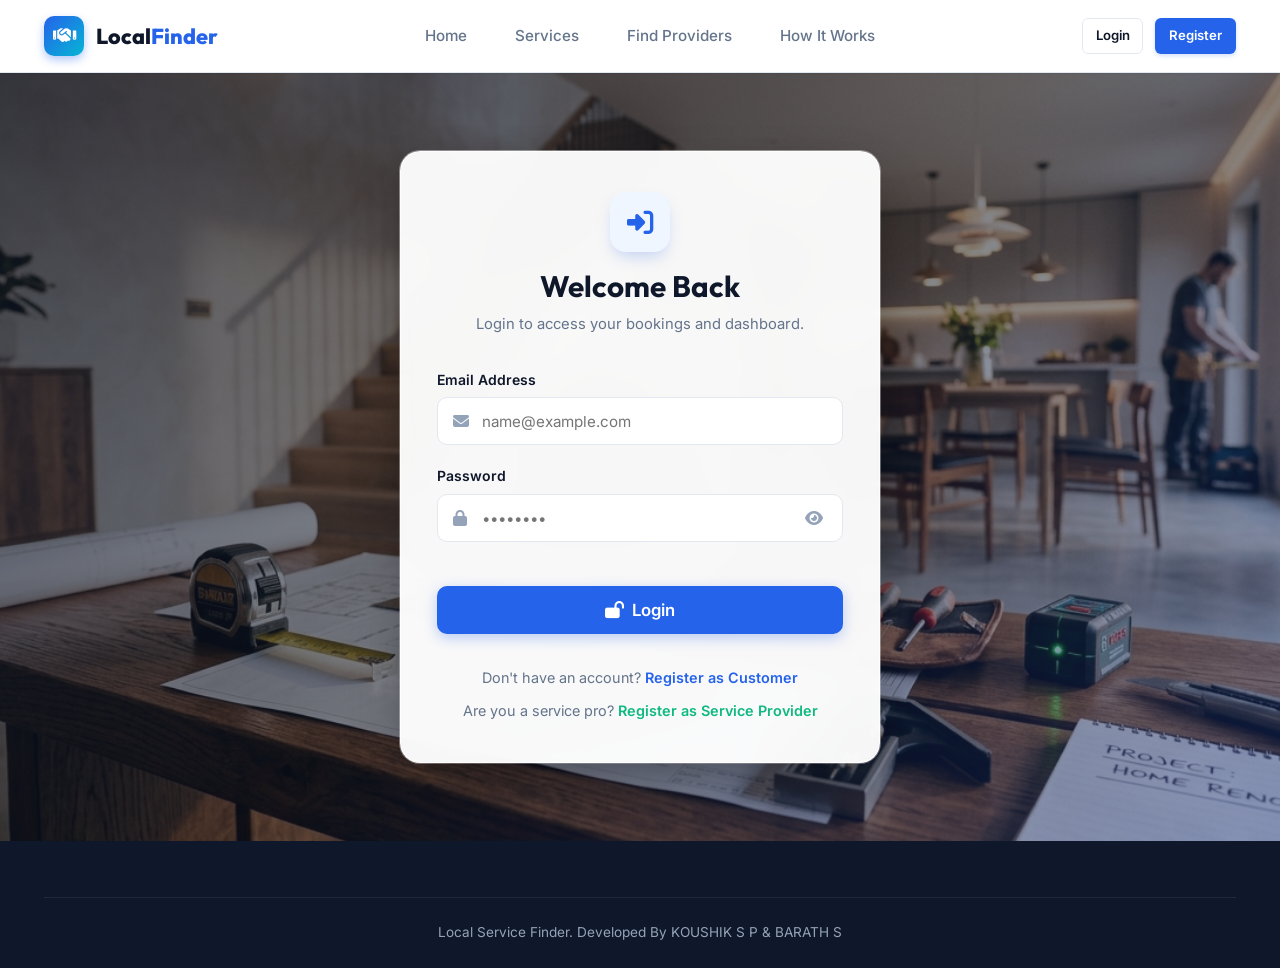
<file: frontend/provider-details.html>
<!DOCTYPE html>
<html lang="en">
<head>
    <meta charset="UTF-8">
    <meta name="viewport" content="width=device-width, initial-scale=1.0">
    <title>Provider Details - Local Service Finder</title>
    <meta name="description" content="View complete service provider details, customer reviews, pricing, and book services online.">
    <!-- FontAwesome 6 Icons -->
    <link rel="stylesheet" href="https://cdnjs.cloudflare.com/ajax/libs/font-awesome/6.5.1/css/all.min.css">
    <!-- Custom CSS -->
    <link rel="stylesheet" href="css/style.css">
    <link rel="stylesheet" href="css/responsive.css">
    <script>
        (function() {
            try {
                var user = localStorage.getItem('lsf_user');
                if (!user) window.location.replace('login.html');
            } catch(e) {}
        })();
    </script>
</head>
<body>

    <!-- Navigation Bar -->
    <nav class="navbar">
        <div class="container nav-container">
            <a href="index.html" class="brand-logo">
                <div class="logo-icon"><i class="fas fa-handshake"></i></div>
                <div>Local<span>Finder</span></div>
            </a>

            <button class="nav-toggle" id="nav-toggle-btn" aria-label="Toggle Navigation">
                <i class="fas fa-bars"></i>
            </button>

            <ul class="nav-menu" id="nav-menu-list">
                <li class="nav-item"><a href="index.html" class="nav-link">Home</a></li>
                <li class="nav-item"><a href="services.html" class="nav-link">Services</a></li>
                <li class="nav-item"><a href="providers.html" class="nav-link">Find Providers</a></li>
                <li class="nav-item"><a href="index.html#how-it-works" class="nav-link">How It Works</a></li>
                <li class="nav-item"><a href="index.html#about" class="nav-link">About</a></li>
            </ul>

            <div class="nav-auth" id="nav-auth-container">
                <a href="login.html" class="btn btn-outline btn-sm">Login</a>
                <a href="register.html" class="btn btn-primary btn-sm">Register</a>
            </div>
        </div>
    </nav>

    <div id="provider-details-container">
        <!-- Hero Header -->
        <div class="details-hero">
            <div class="container details-hero-layout">
                <div class="details-avatar">
                    <i class="fas fa-user-check"></i>
                </div>
                <div style="flex-grow: 1;">
                    <div style="display: flex; align-items: center; gap: 0.75rem; flex-wrap: wrap; margin-bottom: 0.35rem;">
                        <h1 style="color: white; font-size: 2.2rem;" id="details-business-name">Loading Provider...</h1>
                        <span class="badge badge-primary"><i class="fas fa-shield-alt"></i> Verified Pro</span>
                    </div>
                    <p style="color: #93c5fd; font-size: 1rem; margin-bottom: 0.75rem;" id="details-person-name">Certified Service Partner</p>
                    <div style="display: flex; gap: 1.5rem; flex-wrap: wrap; font-size: 0.95rem; color: #cbd5e1;">
                        <span id="details-category"><i class="fas fa-tag"></i> Service</span>
                        <span id="details-city"><i class="fas fa-map-marker-alt"></i> City</span>
                        <span id="details-rating"><i class="fas fa-star" style="color: #f59e0b;"></i> 0.0 (0 reviews)</span>
                        <span id="details-experience"><i class="fas fa-briefcase"></i> Experience</span>
                    </div>
                </div>
            </div>
        </div>

        <!-- Main Details Content -->
        <main class="container">
            <div class="details-content-grid">
                <!-- Left Main Column -->
                <div class="details-main">
                    <!-- About Section -->
                    <section style="margin-bottom: 2.5rem;">
                        <h2 style="font-size: 1.4rem; margin-bottom: 0.75rem;">About this Provider</h2>
                        <p style="color: var(--text-main); font-size: 1rem; line-height: 1.7;" id="details-about">
                            Loading details...
                        </p>
                    </section>

                    <!-- Services Offered -->
                    <section style="margin-bottom: 2.5rem;">
                        <h2 style="font-size: 1.4rem; margin-bottom: 1rem;">Services & Pricing</h2>
                        <div id="provider-services-list">
                            <!-- Populated by js/providers.js -->
                        </div>
                    </section>

                    <!-- Customer Reviews -->
                    <section>
                        <div style="display: flex; justify-content: space-between; align-items: center; margin-bottom: 1rem;">
                            <h2 style="font-size: 1.4rem;">Customer Reviews & Ratings</h2>
                            <a href="#details-book-btn" class="btn btn-outline-primary btn-sm">Book to Leave Review</a>
                        </div>
                        <div id="provider-reviews-list">
                            <!-- Populated by js/providers.js -->
                        </div>
                    </section>
                </div>

                <!-- Right Sticky Sidebar CTA -->
                <aside class="details-sidebar">
                    <div style="margin-bottom: 1.5rem;">
                        <span style="font-size: 0.8rem; text-transform: uppercase; color: var(--text-muted); font-weight: 600;">Starting Rate</span>
                        <div style="font-size: 2rem; font-weight: 800; color: var(--secondary); font-family: 'Outfit', sans-serif;" id="details-price">
                            ₹0
                        </div>
                        <span style="font-size: 0.8rem; color: var(--accent); font-weight: 600;">Standard doorstep inspection included</span>
                    </div>

                    <div style="display: flex; flex-direction: column; gap: 0.75rem; margin-bottom: 1.75rem;">
                        <a href="booking.html" class="btn btn-primary btn-block btn-lg" id="details-book-btn">
                            <i class="fas fa-calendar-check"></i> Book Service Now
                        </a>
                        <button class="btn btn-outline btn-block" id="details-contact-btn">
                            <i class="fas fa-phone-alt"></i> Contact Provider
                        </button>
                    </div>

                    <div style="border-top: 1px solid var(--border-color); padding-top: 1.25rem; font-size: 0.9rem; display: flex; flex-direction: column; gap: 0.75rem;">
                        <div><i class="fas fa-clock" style="color: var(--primary); width: 22px;"></i> <strong>Hours:</strong> <span id="details-hours">9:00 AM - 7:00 PM</span></div>
                        <div><i class="fas fa-calendar-day" style="color: var(--accent); width: 22px;"></i> <strong>Status:</strong> <span id="details-availability">Available Today</span></div>
                        <div><i class="fas fa-map-marked-alt" style="color: var(--warning); width: 22px;"></i> <strong>Base:</strong> <span id="details-address">Chennai</span></div>
                        <div><i class="fas fa-shield-alt" style="color: var(--primary); width: 22px;"></i> <strong>Safety:</strong> COVID-19 sanitized & police-verified</div>
                    </div>
                </aside>
            </div>
        </main>
    </div>

    <!-- Footer -->
    <footer class="footer">
        <div class="container">
            <div class="footer-bottom">
                Local Service Finder. Developed By KOUSHIK S P &amp; BARATH S
            </div>
        </div>
    </footer>

    <!-- Core Scripts -->
    <script src="js/main.js"></script>
    <script src="js/providers.js"></script>
</body>
</html>
</file>
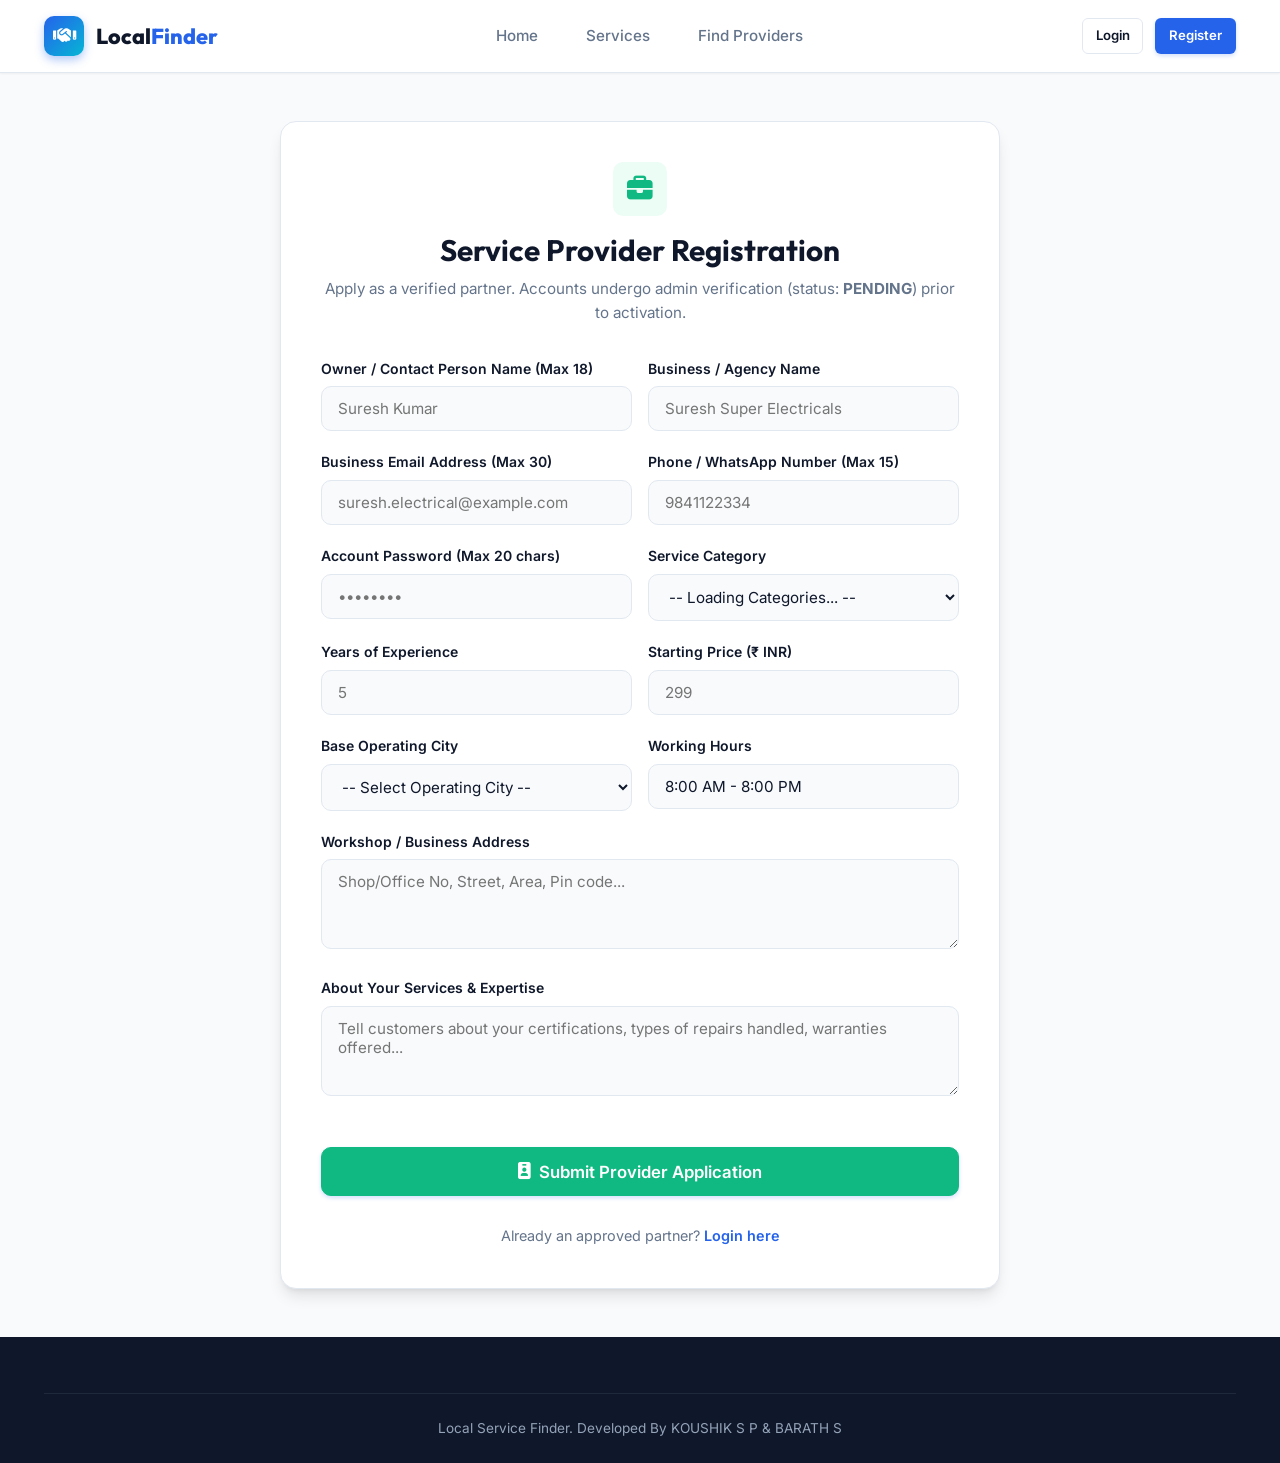
<file: frontend/provider-register.html>
<!DOCTYPE html>
<html lang="en">
<head>
    <meta charset="UTF-8">
    <meta name="viewport" content="width=device-width, initial-scale=1.0">
    <title>Service Provider Registration - Local Service Finder</title>
    <meta name="description" content="Register your local business or freelance trade on Local Service Finder and grow your client base.">
    <!-- FontAwesome 6 Icons -->
    <link rel="stylesheet" href="https://cdnjs.cloudflare.com/ajax/libs/font-awesome/6.5.1/css/all.min.css">
    <!-- Custom CSS -->
    <link rel="stylesheet" href="css/style.css">
    <link rel="stylesheet" href="css/responsive.css">
</head>
<body>

    <!-- Navigation Bar -->
    <nav class="navbar">
        <div class="container nav-container">
            <a href="index.html" class="brand-logo">
                <div class="logo-icon"><i class="fas fa-handshake"></i></div>
                <div>Local<span>Finder</span></div>
            </a>

            <button class="nav-toggle" id="nav-toggle-btn" aria-label="Toggle Navigation">
                <i class="fas fa-bars"></i>
            </button>

            <ul class="nav-menu" id="nav-menu-list">
                <li class="nav-item"><a href="index.html" class="nav-link">Home</a></li>
                <li class="nav-item"><a href="services.html" class="nav-link">Services</a></li>
                <li class="nav-item"><a href="providers.html" class="nav-link">Find Providers</a></li>
            </ul>

            <div class="nav-auth" id="nav-auth-container">
                <a href="login.html" class="btn btn-outline btn-sm">Provider Login</a>
            </div>
        </div>
    </nav>

    <!-- Provider Registration Form Page -->
    <main class="form-page-wrapper">
        <div class="auth-card wide-card">
            <div class="auth-header">
                <div style="width: 54px; height: 54px; border-radius: var(--radius-md); background: var(--accent-light); color: var(--accent); display: inline-flex; align-items: center; justify-content: center; font-size: 1.6rem; margin-bottom: 1rem;">
                    <i class="fas fa-briefcase"></i>
                </div>
                <h2>Service Provider Registration</h2>
                <p style="color: var(--text-muted); font-size: 0.95rem;">
                    Apply as a verified partner. Accounts undergo admin verification (status: <strong>PENDING</strong>) prior to activation.
                </p>
            </div>

            <form id="provider-register-form">
                <!-- Personal Info -->
                <div class="form-grid-2">
                    <div class="form-group">
                        <label class="form-label" for="name">Owner / Contact Person Name (Max 18)</label>
                        <input type="text" id="name" class="form-control" placeholder="Suresh Kumar" maxlength="18" required>
                    </div>
                    <div class="form-group">
                        <label class="form-label" for="businessName">Business / Agency Name</label>
                        <input type="text" id="businessName" class="form-control" placeholder="Suresh Super Electricals" required>
                    </div>
                </div>

                <div class="form-grid-2">
                    <div class="form-group">
                        <label class="form-label" for="email">Business Email Address (Max 30)</label>
                        <input type="email" id="email" class="form-control" placeholder="suresh.electrical@example.com" maxlength="30" required>
                    </div>
                    <div class="form-group">
                        <label class="form-label" for="phone">Phone / WhatsApp Number (Max 15)</label>
                        <input type="tel" id="phone" class="form-control" placeholder="9841122334" maxlength="15" required>
                    </div>
                </div>

                <div class="form-grid-2">
                    <div class="form-group">
                        <label class="form-label" for="password">Account Password (Max 20 chars)</label>
                        <input type="password" id="password" class="form-control" placeholder="••••••••" maxlength="20" required>
                    </div>
                    <div class="form-group">
                        <label class="form-label" for="categoryId">Service Category</label>
                        <select id="categoryId" class="form-control" required>
                            <option value="">-- Loading Categories... --</option>
                            <option value="1">Plumbing</option>
                            <option value="2">Electrical</option>
                            <option value="3">Carpentry</option>
                            <option value="4">AC Repair</option>
                            <option value="5">Home Cleaning</option>
                            <option value="6">Painting</option>
                            <option value="7">Computer Repair</option>
                            <option value="8">Vehicle Repair</option>
                            <option value="9">Beauty Services</option>
                            <option value="10">Pest Control</option>
                            <option value="11">Acting Driver</option>
                            <option value="12">Bike Mechanic</option>
                            <option value="13">Car Mechanic</option>
                            <option value="14">Solar Panel</option>
                        </select>
                    </div>
                </div>

                <div class="form-grid-2">
                    <div class="form-group">
                        <label class="form-label" for="experience">Years of Experience</label>
                        <input type="number" id="experience" class="form-control" placeholder="5" min="1" max="50" required>
                    </div>
                    <div class="form-group">
                        <label class="form-label" for="startingPrice">Starting Price (₹ INR)</label>
                        <input type="number" id="startingPrice" class="form-control" placeholder="299" min="50" required>
                    </div>
                </div>

                <div class="form-grid-2">
                    <div class="form-group">
                        <label class="form-label" for="city">Base Operating City</label>
                        <select id="city" class="form-control" required>
                            <option value="">-- Select Operating City --</option>
                            <option value="Chennai">Chennai</option>
                            <option value="Bangalore">Bangalore</option>
                            <option value="Hyderabad">Hyderabad</option>
                            <option value="Coimbatore">Coimbatore</option>
                            <option value="Madurai">Madurai</option>
                            <option value="Pondicherry">Pondicherry</option>
                        </select>
                    </div>
                    <div class="form-group">
                        <label class="form-label" for="workingHours">Working Hours</label>
                        <input type="text" id="workingHours" class="form-control" placeholder="8:00 AM - 8:00 PM" value="8:00 AM - 8:00 PM">
                    </div>
                </div>

                <div class="form-group">
                    <label class="form-label" for="address">Workshop / Business Address</label>
                    <textarea id="address" class="form-control" placeholder="Shop/Office No, Street, Area, Pin code..." required></textarea>
                </div>

                <div class="form-group">
                    <label class="form-label" for="description">About Your Services & Expertise</label>
                    <textarea id="description" class="form-control" placeholder="Tell customers about your certifications, types of repairs handled, warranties offered..."></textarea>
                </div>

                <button type="submit" class="btn btn-primary btn-block btn-lg" id="prov-register-submit-btn" style="background: var(--accent); border-color: var(--accent); margin-top: 1.5rem;">
                    <i class="fas fa-id-badge"></i> Submit Provider Application
                </button>
            </form>

            <div style="text-align: center; margin-top: 1.75rem; font-size: 0.9rem; color: var(--text-muted);">
                Already an approved partner? <a href="login.html" style="font-weight: 600;">Login here</a>
            </div>
        </div>
    </main>

    <!-- Footer -->
    <footer class="footer">
        <div class="container">
            <div class="footer-bottom">
                Local Service Finder. Developed By KOUSHIK S P &amp; BARATH S
            </div>
        </div>
    </footer>

    <!-- Core Scripts -->
    <script src="js/main.js"></script>
    <script src="js/auth.js"></script>
</body>
</html>
</file>
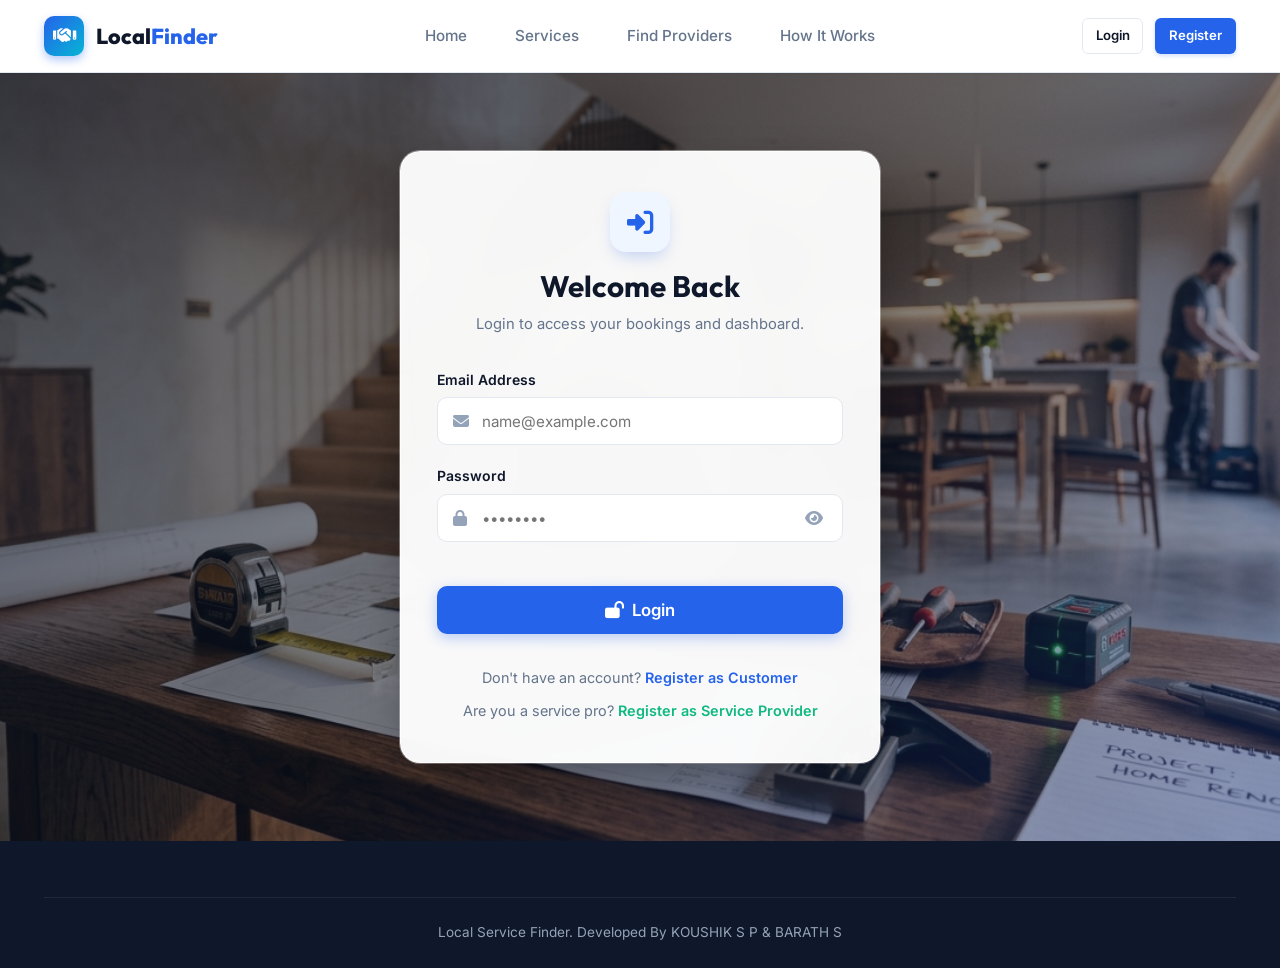
<file: frontend/providers.html>
<!DOCTYPE html>
<html lang="en">
<head>
    <meta charset="UTF-8">
    <meta name="viewport" content="width=device-width, initial-scale=1.0">
    <title>Find Service Providers - Local Service Finder</title>
    <meta name="description" content="Search and filter verified local service providers by category, location, rating, and starting price.">
    <!-- FontAwesome 6 Icons -->
    <link rel="stylesheet" href="https://cdnjs.cloudflare.com/ajax/libs/font-awesome/6.5.1/css/all.min.css">
    <!-- Custom CSS -->
    <link rel="stylesheet" href="css/style.css">
    <link rel="stylesheet" href="css/responsive.css">
    <script>
        (function() {
            try {
                var user = localStorage.getItem('lsf_user');
                if (!user) window.location.replace('login.html');
            } catch(e) {}
        })();
    </script>
</head>
<body>

    <!-- Navigation Bar -->
    <nav class="navbar">
        <div class="container nav-container">
            <a href="index.html" class="brand-logo">
                <div class="logo-icon"><i class="fas fa-handshake"></i></div>
                <div>Local<span>Finder</span></div>
            </a>

            <button class="nav-toggle" id="nav-toggle-btn" aria-label="Toggle Navigation">
                <i class="fas fa-bars"></i>
            </button>

            <ul class="nav-menu" id="nav-menu-list">
                <li class="nav-item"><a href="index.html" class="nav-link">Home</a></li>
                <li class="nav-item"><a href="services.html" class="nav-link">Services</a></li>
                <li class="nav-item"><a href="providers.html" class="nav-link active">Find Providers</a></li>
                <li class="nav-item"><a href="index.html#how-it-works" class="nav-link">How It Works</a></li>
                <li class="nav-item"><a href="index.html#about" class="nav-link">About</a></li>
            </ul>

            <div class="nav-auth" id="nav-auth-container">
                <a href="login.html" class="btn btn-outline btn-sm">Login</a>
                <a href="register.html" class="btn btn-primary btn-sm">Register</a>
            </div>
        </div>
    </nav>

    <!-- Header Breadcrumb -->
    <div style="background: var(--bg-alt); padding: 1.25rem 0; border-bottom: 1px solid var(--border-color);">
        <div class="container" style="display: flex; justify-content: space-between; align-items: center; flex-wrap: wrap; gap: 1rem;">
            <div>
                <h1 style="font-size: 1.6rem; margin-bottom: 0.2rem;">Find Local Service Providers</h1>
                <p style="color: var(--text-muted); font-size: 0.875rem;" id="results-count">Showing verified providers</p>
            </div>
            <a href="booking.html" class="btn btn-primary btn-sm"><i class="fas fa-calendar-plus"></i> Quick Booking</a>
        </div>
    </div>

    <!-- Main Content: Filters + Results -->
    <main class="section" style="padding: 2.5rem 0 4rem;">
        <div class="container">
            <div class="providers-layout">

                <!-- Left Sidebar Filters -->
                <aside class="filters-sidebar">
                    <div class="filter-title">
                        <span><i class="fas fa-sliders-h"></i> Filters</span>
                        <button onclick="resetFilters()" style="background: none; border: none; color: var(--primary); font-size: 0.8rem; font-weight: 600; cursor: pointer;">Reset All</button>
                    </div>

                    <!-- Category Filter -->
                    <div class="filter-group">
                        <label class="filter-label" for="filter-category">Service Category</label>
                        <select id="filter-category" class="filter-select">
                            <option value="">All Categories</option>
                            <option value="Acting Driver">Acting Driver</option>
                            <option value="Bike Mechanic">Bike Mechanic</option>
                            <option value="Car Mechanic">Car Mechanic</option>
                            <option value="Solar Panel">Solar Panel</option>
                            <option value="AC Repair">AC Repair</option>
                            <option value="Electrical">Electrical</option>
                            <option value="Plumbing">Plumbing</option>
                            <option value="Carpentry">Carpentry</option>
                            <option value="Home Cleaning">Home Cleaning</option>
                            <option value="Painting">Painting</option>
                            <option value="Computer Repair">Computer Repair</option>
                            <option value="Vehicle Repair">Vehicle Repair</option>
                            <option value="Beauty Services">Beauty Services</option>
                            <option value="Pest Control">Pest Control</option>
                        </select>
                    </div>

                    <!-- City Filter -->
                    <div class="filter-group">
                        <label class="filter-label" for="filter-city">City / Location</label>
                        <select id="filter-city" class="filter-select">
                            <option value="">All Cities</option>
                            <option value="Chennai">Chennai</option>
                            <option value="Bangalore">Bangalore</option>
                            <option value="Hyderabad">Hyderabad</option>
                            <option value="Coimbatore">Coimbatore</option>
                            <option value="Madurai">Madurai</option>
                            <option value="Pondicherry">Pondicherry</option>
                        </select>
                    </div>

                    <!-- Rating Filter -->
                    <div class="filter-group">
                        <label class="filter-label" for="filter-rating">Minimum Rating</label>
                        <select id="filter-rating" class="filter-select">
                            <option value="">Any Rating</option>
                            <option value="4.5">★ 4.5 & Above</option>
                            <option value="4.0">★ 4.0 & Above</option>
                            <option value="3.5">★ 3.5 & Above</option>
                        </select>
                    </div>

                    <!-- Max Price Slider -->
                    <div class="filter-group">
                        <div style="display: flex; justify-content: space-between; align-items: center; margin-bottom: 0.4rem;">
                            <label class="filter-label" style="margin-bottom: 0;">Max Starting Price</label>
                            <span id="price-val-display" style="font-weight: 700; color: var(--secondary); font-size: 0.85rem;">₹5000</span>
                        </div>
                        <input type="range" id="filter-max-price" min="199" max="5000" step="100" value="5000" style="width: 100%; cursor: pointer;">
                        <div style="display: flex; justify-content: space-between; font-size: 0.75rem; color: var(--text-light); margin-top: 0.2rem;">
                            <span>₹199</span>
                            <span>₹5000</span>
                        </div>
                    </div>

                    <!-- Sort By -->
                    <div class="filter-group">
                        <label class="filter-label" for="filter-sort">Sort By</label>
                        <select id="filter-sort" class="filter-select">
                            <option value="rating_desc">Highest Rated</option>
                            <option value="price_asc">Price: Low to High</option>
                            <option value="price_desc">Price: High to Low</option>
                            <option value="experience_desc">Most Experienced</option>
                        </select>
                    </div>
                </aside>

                <!-- Right Side: Provider Cards Grid -->
                <section>
                    <div class="providers-grid" id="providers-grid-container">
                        <!-- Populated by js/providers.js -->
                        <div style="grid-column: 1 / -1; text-align: center; padding: 3rem;">
                            <i class="fas fa-spinner fa-spin fa-2x" style="color: var(--primary);"></i>
                            <p style="margin-top: 0.75rem; color: var(--text-muted);">Loading verified providers...</p>
                        </div>
                    </div>
                </section>
            </div>
        </div>
    </main>

    <!-- Footer -->
    <footer class="footer">
        <div class="container">
            <div class="footer-bottom">
                Local Service Finder. Developed By KOUSHIK S P &amp; BARATH S
            </div>
        </div>
    </footer>

    <!-- Core Scripts -->
    <script src="js/main.js"></script>
    <script src="js/providers.js"></script>
</body>
</html>
</file>
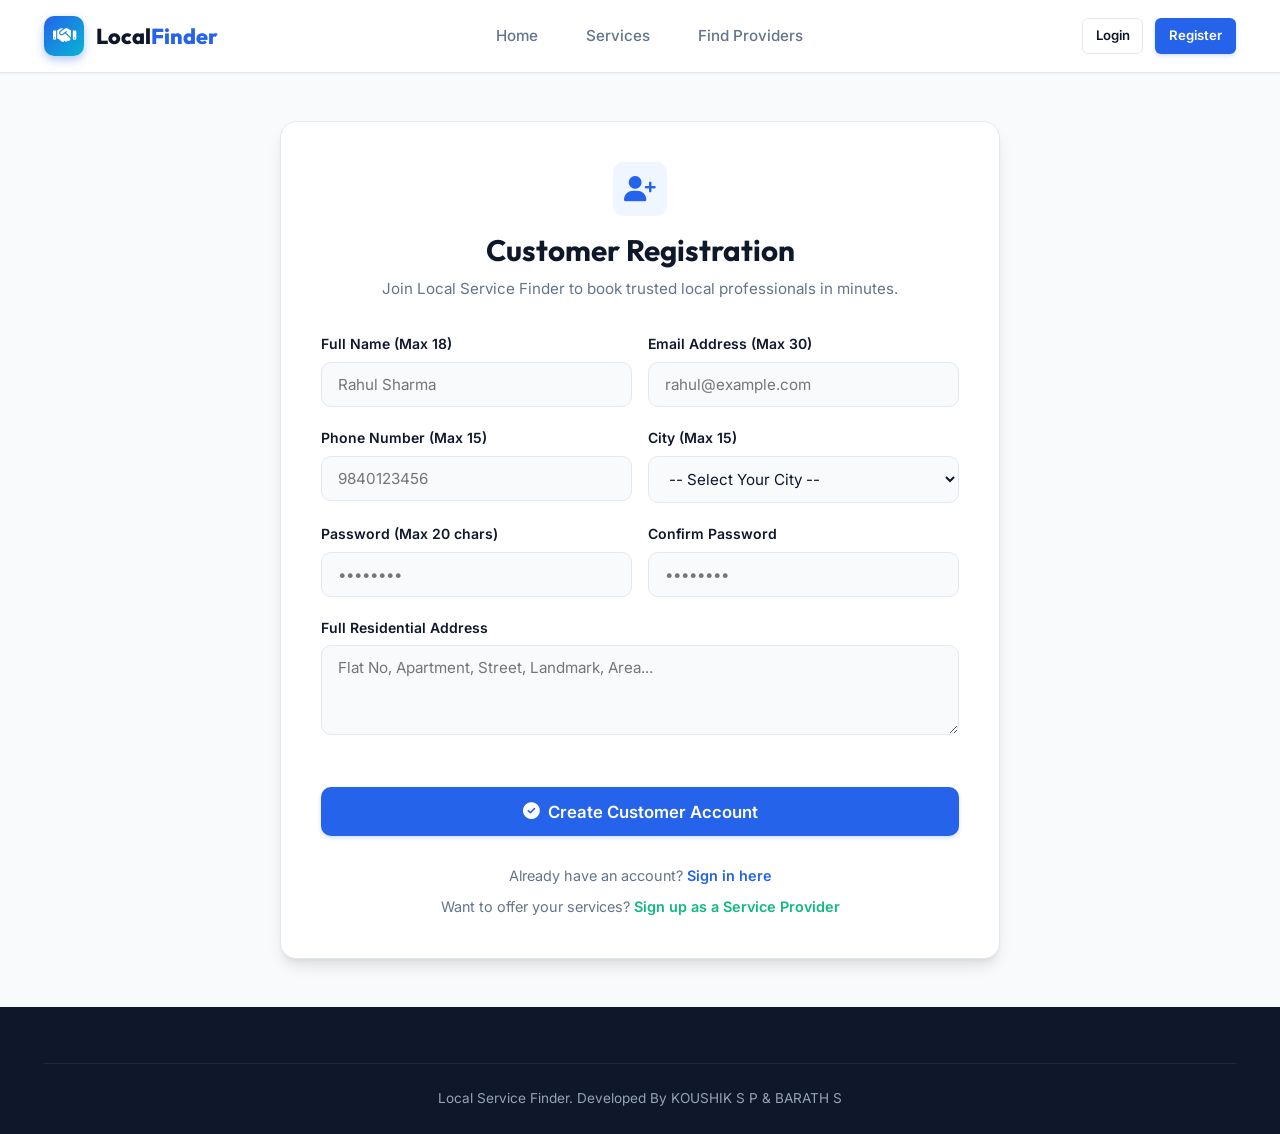
<file: frontend/register.html>
<!DOCTYPE html>
<html lang="en">
<head>
    <meta charset="UTF-8">
    <meta name="viewport" content="width=device-width, initial-scale=1.0">
    <title>Customer Registration - Local Service Finder</title>
    <meta name="description" content="Create a customer account on Local Service Finder to book trusted technicians near you.">
    <!-- FontAwesome 6 Icons -->
    <link rel="stylesheet" href="https://cdnjs.cloudflare.com/ajax/libs/font-awesome/6.5.1/css/all.min.css">
    <!-- Custom CSS -->
    <link rel="stylesheet" href="css/style.css">
    <link rel="stylesheet" href="css/responsive.css">
</head>
<body>

    <!-- Navigation Bar -->
    <nav class="navbar">
        <div class="container nav-container">
            <a href="index.html" class="brand-logo">
                <div class="logo-icon"><i class="fas fa-handshake"></i></div>
                <div>Local<span>Finder</span></div>
            </a>

            <button class="nav-toggle" id="nav-toggle-btn" aria-label="Toggle Navigation">
                <i class="fas fa-bars"></i>
            </button>

            <ul class="nav-menu" id="nav-menu-list">
                <li class="nav-item"><a href="index.html" class="nav-link">Home</a></li>
                <li class="nav-item"><a href="services.html" class="nav-link">Services</a></li>
                <li class="nav-item"><a href="providers.html" class="nav-link">Find Providers</a></li>
            </ul>

            <div class="nav-auth" id="nav-auth-container">
                <a href="login.html" class="btn btn-outline btn-sm">Already have account? Login</a>
            </div>
        </div>
    </nav>

    <!-- Registration Form Page -->
    <main class="form-page-wrapper">
        <div class="auth-card wide-card">
            <div class="auth-header">
                <div style="width: 54px; height: 54px; border-radius: var(--radius-md); background: var(--primary-light); color: var(--primary); display: inline-flex; align-items: center; justify-content: center; font-size: 1.6rem; margin-bottom: 1rem;">
                    <i class="fas fa-user-plus"></i>
                </div>
                <h2>Customer Registration</h2>
                <p style="color: var(--text-muted); font-size: 0.95rem;">Join Local Service Finder to book trusted local professionals in minutes.</p>
            </div>

            <form id="customer-register-form">
                <div class="form-grid-2">
                    <div class="form-group">
                        <label class="form-label" for="name">Full Name (Max 18)</label>
                        <input type="text" id="name" class="form-control" placeholder="Rahul Sharma" maxlength="18" required>
                    </div>
                    <div class="form-group">
                        <label class="form-label" for="email">Email Address (Max 30)</label>
                        <input type="email" id="email" class="form-control" placeholder="rahul@example.com" maxlength="30" required>
                    </div>
                </div>

                <div class="form-grid-2">
                    <div class="form-group">
                        <label class="form-label" for="phone">Phone Number (Max 15)</label>
                        <input type="tel" id="phone" class="form-control" placeholder="9840123456" maxlength="15" required>
                    </div>
                    <div class="form-group">
                        <label class="form-label" for="city">City (Max 15)</label>
                        <select id="city" class="form-control" required>
                            <option value="">-- Select Your City --</option>
                            <option value="Chennai">Chennai</option>
                            <option value="Bangalore">Bangalore</option>
                            <option value="Hyderabad">Hyderabad</option>
                            <option value="Coimbatore">Coimbatore</option>
                            <option value="Madurai">Madurai</option>
                            <option value="Pondicherry">Pondicherry</option>
                        </select>
                    </div>
                </div>

                <div class="form-grid-2">
                    <div class="form-group">
                        <label class="form-label" for="password">Password (Max 20 chars)</label>
                        <input type="password" id="password" class="form-control" placeholder="••••••••" maxlength="20" required>
                    </div>
                    <div class="form-group">
                        <label class="form-label" for="confirmPassword">Confirm Password</label>
                        <input type="password" id="confirmPassword" class="form-control" placeholder="••••••••" maxlength="20" required>
                    </div>
                </div>

                <div class="form-group">
                    <label class="form-label" for="address">Full Residential Address</label>
                    <textarea id="address" class="form-control" placeholder="Flat No, Apartment, Street, Landmark, Area..." required></textarea>
                </div>

                <button type="submit" class="btn btn-primary btn-block btn-lg" id="register-submit-btn" style="margin-top: 1.5rem;">
                    <i class="fas fa-check-circle"></i> Create Customer Account
                </button>
            </form>

            <div style="text-align: center; margin-top: 1.75rem; font-size: 0.9rem; color: var(--text-muted);">
                Already have an account? <a href="login.html" style="font-weight: 600;">Sign in here</a>
                <div style="margin-top: 0.5rem;">
                    Want to offer your services? <a href="provider-register.html" style="font-weight: 600; color: var(--accent);">Sign up as a Service Provider</a>
                </div>
            </div>
        </div>
    </main>

    <!-- Footer -->
    <footer class="footer">
        <div class="container">
            <div class="footer-bottom">
                Local Service Finder. Developed By KOUSHIK S P &amp; BARATH S
            </div>
        </div>
    </footer>

    <!-- Core Scripts -->
    <script src="js/main.js"></script>
    <script src="js/auth.js"></script>
</body>
</html>
</file>
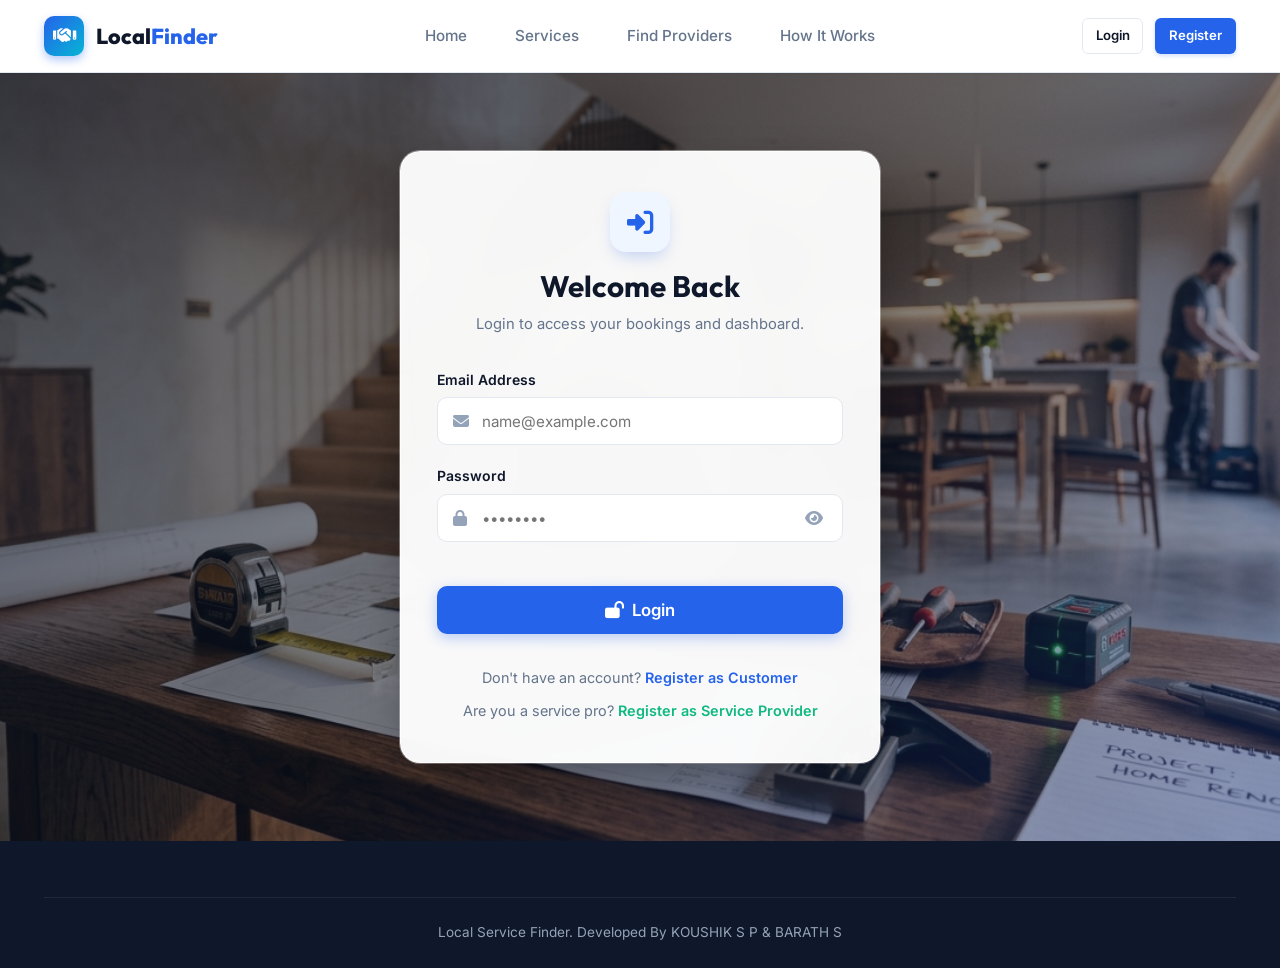
<file: frontend/services.html>
<!DOCTYPE html>
<html lang="en">
<head>
    <meta charset="UTF-8">
    <meta name="viewport" content="width=device-width, initial-scale=1.0">
    <title>Service Categories - Local Service Finder</title>
    <meta name="description" content="Explore all home and repair service categories available in your neighborhood.">
    <!-- FontAwesome 6 Icons -->
    <link rel="stylesheet" href="https://cdnjs.cloudflare.com/ajax/libs/font-awesome/6.5.1/css/all.min.css">
    <!-- Custom CSS -->
    <link rel="stylesheet" href="css/style.css">
    <link rel="stylesheet" href="css/responsive.css">
    <script>
        (function() {
            try {
                var user = localStorage.getItem('lsf_user');
                if (!user) window.location.replace('login.html');
            } catch(e) {}
        })();
    </script>
</head>
<body>

    <!-- Navigation Bar -->
    <nav class="navbar">
        <div class="container nav-container">
            <a href="index.html" class="brand-logo">
                <div class="logo-icon"><i class="fas fa-handshake"></i></div>
                <div>Local<span>Finder</span></div>
            </a>

            <button class="nav-toggle" id="nav-toggle-btn" aria-label="Toggle Navigation">
                <i class="fas fa-bars"></i>
            </button>

            <ul class="nav-menu" id="nav-menu-list">
                <li class="nav-item"><a href="index.html" class="nav-link">Home</a></li>
                <li class="nav-item"><a href="services.html" class="nav-link active">Services</a></li>
                <li class="nav-item"><a href="providers.html" class="nav-link">Find Providers</a></li>
                <li class="nav-item"><a href="index.html#how-it-works" class="nav-link">How It Works</a></li>
                <li class="nav-item"><a href="index.html#about" class="nav-link">About</a></li>
            </ul>

            <div class="nav-auth" id="nav-auth-container">
                <a href="login.html" class="btn btn-outline btn-sm">Login</a>
                <a href="register.html" class="btn btn-primary btn-sm">Register</a>
            </div>
        </div>
    </nav>

    <!-- Page Header -->
    <header style="background: linear-gradient(135deg, #0f172a 0%, #1e3a8a 100%); color: white; padding: 3.5rem 0; text-align: center;">
        <div class="container">
            <h1 style="color: white; font-size: 2.5rem; margin-bottom: 0.5rem;">All Service Categories</h1>
            <p style="color: #cbd5e1; font-size: 1.1rem; max-width: 600px; margin: 0 auto;">
                Select a category below to browse verified, experienced professionals available in your city.
            </p>
        </div>
    </header>

    <!-- Services Grid Container -->
    <main class="section">
        <div class="container">
            <div class="category-grid" id="services-category-grid">
                <!-- Dynamically populated by js/services.js -->
                <div style="grid-column: 1 / -1; text-align: center; padding: 3rem;">
                    <i class="fas fa-spinner fa-spin fa-2x" style="color: var(--primary);"></i>
                    <p style="margin-top: 0.75rem; color: var(--text-muted);">Fetching service categories from database...</p>
                </div>
            </div>
        </div>
    </main>

    <!-- Footer -->
    <footer class="footer">
        <div class="container">
            <div class="footer-bottom">
                Local Service Finder. Developed By KOUSHIK S P &amp; BARATH S
            </div>
        </div>
    </footer>

    <!-- Core Scripts -->
    <script src="js/main.js"></script>
    <script src="js/services.js"></script>
</body>
</html>
</file>
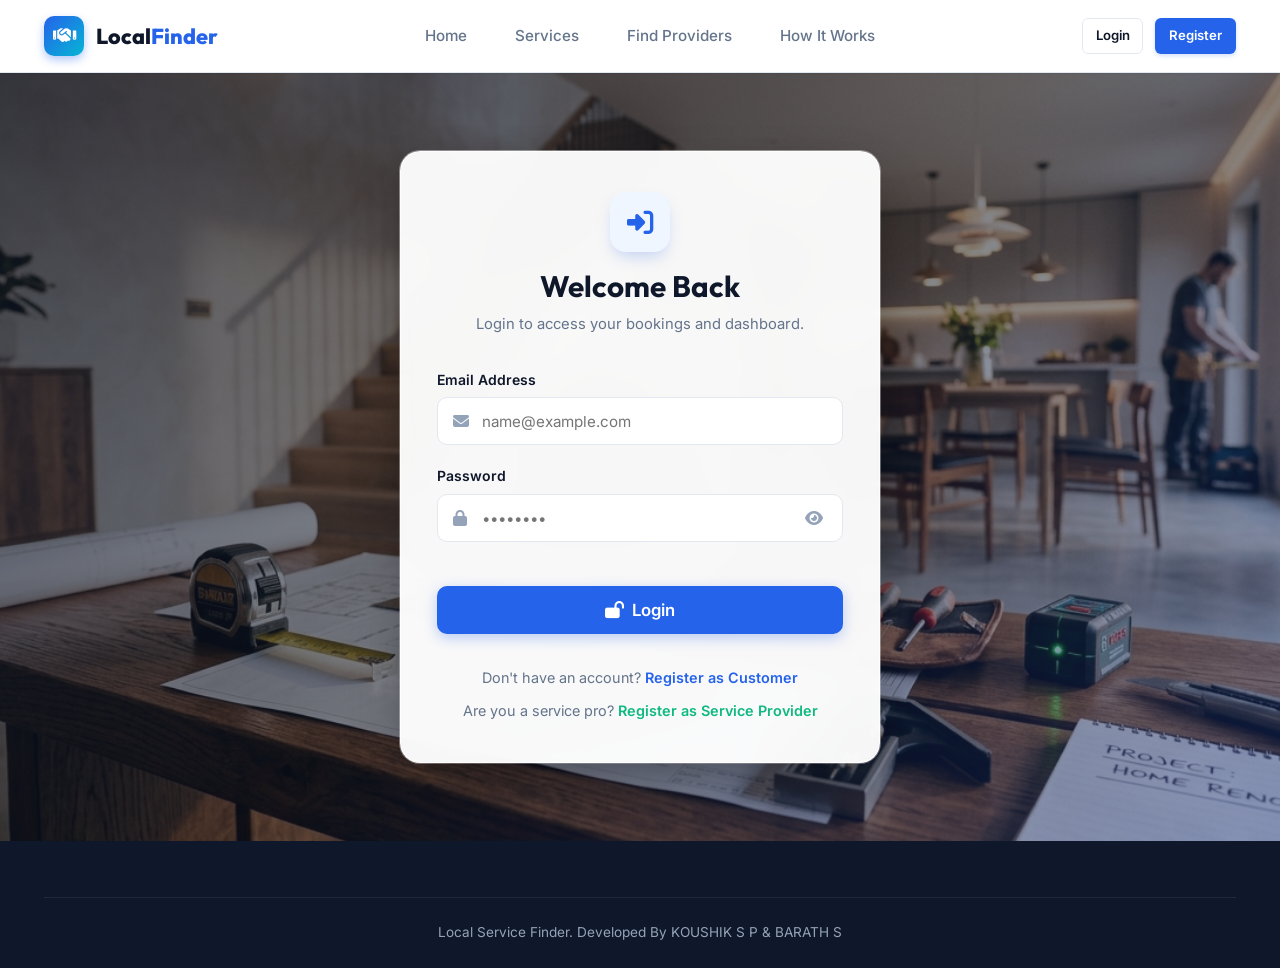
<file: frontend/tips.html>
<!DOCTYPE html>
<html lang="en">
<head>
    <meta charset="UTF-8">
    <meta name="viewport" content="width=device-width, initial-scale=1.0">
    <title>Service Tips, Tricks &amp; Do's and Don'ts | Local Service Finder</title>
    <meta name="description" content="Expert home maintenance tips, tricks, and essential 5 Do's & Don'ts for Acting Driver, Bike & Car Mechanic, Solar Panel, AC, Electrical, Plumbing, and more.">
    <!-- Google Fonts -->
    <link rel="preconnect" href="https://fonts.googleapis.com">
    <link rel="preconnect" href="https://fonts.gstatic.com" crossorigin>
    <link href="https://fonts.googleapis.com/css2?family=Plus+Jakarta+Sans:wght@400;500;600;700;800&display=swap" rel="stylesheet">
    <!-- Font Awesome Icons -->
    <link rel="stylesheet" href="https://cdnjs.cloudflare.com/ajax/libs/font-awesome/6.4.0/css/all.min.css">
    <!-- Custom CSS -->
    <link rel="stylesheet" href="css/style.css">
    <link rel="stylesheet" href="css/responsive.css">
</head>
<body>
    <!-- Navigation Bar -->
    <nav class="navbar" id="main-navbar">
        <div class="container nav-container">
            <a href="index.html" class="nav-brand">
                <i class="fas fa-handshake-angle brand-icon"></i>
                <span class="brand-text">Local<span class="brand-highlight">Service</span>Finder</span>
            </a>

            <button class="nav-toggle" id="nav-toggle-btn" aria-label="Toggle Navigation">
                <i class="fas fa-bars"></i>
            </button>

            <ul class="nav-menu" id="nav-menu-list">
                <li class="nav-item"><a href="index.html" class="nav-link">Home</a></li>
                <li class="nav-item"><a href="services.html" class="nav-link">Services</a></li>
                <li class="nav-item"><a href="providers.html" class="nav-link">Find Providers</a></li>
                <li class="nav-item"><a href="index.html#how-it-works" class="nav-link">How It Works</a></li>
                <li class="nav-item"><a href="index.html#about" class="nav-link">About</a></li>
                <li class="nav-item"><a href="tips.html" class="nav-link active"><i class="fas fa-lightbulb" style="color: #eab308; margin-right: 4px;"></i> Tips</a></li>
            </ul>

            <div class="nav-auth" id="nav-auth-container">
                <a href="login.html" class="btn btn-outline btn-sm">Login</a>
                <a href="register.html" class="btn btn-primary btn-sm">Register</a>
            </div>
        </div>
    </nav>

    <!-- Header Hero Banner -->
    <header class="tips-hero">
        <div class="container">
            <span class="tips-hero-tag"><i class="fas fa-shield-halved"></i> Expert Knowledge Base</span>
            <h1>Service Tips, Tricks &amp; Best Practices</h1>
            <p>Master your home and vehicle maintenance with certified pro tips. Essential 5 Do's &amp; 5 Don'ts for every service to save costs, avoid breakdowns, and stay 100% safe.</p>

            <div class="tips-controls-wrapper">
                <div class="tips-search-box">
                    <i class="fas fa-search"></i>
                    <input type="text" id="tips-search-input" placeholder="Search tips (e.g. tyre pressure, AC water leak, solar wash)..." autocomplete="off">
                </div>
                <button type="button" class="btn btn-secondary btn-sm" onclick="window.print()" style="height: 44px; display: inline-flex; align-items: center; gap: 0.5rem; border-radius: 999px;">
                    <i class="fas fa-print"></i> Print Checklist
                </button>
            </div>
        </div>
    </header>

    <!-- Sticky Horizontal Filter Tabs -->
    <div class="tips-filter-bar">
        <div class="container">
            <div class="tips-tab-scroll" id="tips-tab-bar">
                <button class="tips-tab-btn active" data-category="all"><i class="fas fa-layer-group"></i> All Services (13)</button>
                <button class="tips-tab-btn" data-category="acting-driver"><i class="fas fa-id-card"></i> Acting Driver</button>
                <button class="tips-tab-btn" data-category="bike-mechanic"><i class="fas fa-motorcycle"></i> Bike Mechanic</button>
                <button class="tips-tab-btn" data-category="car-mechanic"><i class="fas fa-car"></i> Car Mechanic</button>
                <button class="tips-tab-btn" data-category="solar-panel"><i class="fas fa-solar-panel"></i> Solar Panel</button>
                <button class="tips-tab-btn" data-category="ac-repair"><i class="fas fa-snowflake"></i> AC Repair</button>
                <button class="tips-tab-btn" data-category="electrical"><i class="fas fa-bolt"></i> Electrical</button>
                <button class="tips-tab-btn" data-category="plumbing"><i class="fas fa-faucet-drip"></i> Plumbing</button>
                <button class="tips-tab-btn" data-category="carpentry"><i class="fas fa-hammer"></i> Carpentry</button>
                <button class="tips-tab-btn" data-category="cleaning"><i class="fas fa-broom"></i> Home Cleaning</button>
                <button class="tips-tab-btn" data-category="painting"><i class="fas fa-paint-roller"></i> Painting</button>
                <button class="tips-tab-btn" data-category="computer"><i class="fas fa-laptop-medical"></i> Computer</button>
                <button class="tips-tab-btn" data-category="beauty"><i class="fas fa-spa"></i> Salon &amp; Beauty</button>
                <button class="tips-tab-btn" data-category="pest"><i class="fas fa-bug"></i> Pest Control</button>
            </div>
        </div>
    </div>

    <!-- Main Content Section -->
    <main class="section" style="padding-top: 2rem; background: #f8fafc;">
        <div class="container" id="tips-container">

            <!-- 1. ACTING DRIVER -->
            <article class="tips-service-card" data-category="acting-driver" id="acting-driver">
                <div class="tips-card-banner" style="background-image: url('https://images.unsplash.com/photo-1449965408869-eaa3f722e40d?auto=format&fit=crop&w=1200&q=80');">
                    <div class="tips-banner-overlay"></div>
                    <div class="tips-banner-content">
                        <div class="tips-banner-info">
                            <span class="tips-badge-tag"><i class="fas fa-shield-alt"></i> On-Demand Chauffeur</span>
                            <h2 class="tips-banner-title"><i class="fas fa-id-card"></i> Acting Driver Services</h2>
                            <p class="tips-banner-desc">Professional guidelines for city errands, outstation family highway trips, and night chauffeur services in your personal car.</p>
                        </div>
                        <div class="tips-banner-cta">
                            <a href="providers.html?category=Acting+Driver" class="btn btn-primary btn-sm">
                                <i class="fas fa-user-check"></i> Book Verified Driver
                            </a>
                        </div>
                    </div>
                </div>
                <div class="tips-card-body">
                    <!-- Pro Tips & Tricks Box -->
                    <div class="tips-pro-box">
                        <div class="tips-pro-header"><i class="fas fa-lightbulb"></i> Pro Tips &amp; Tricks:</div>
                        <ul class="tips-pro-list">
                            <li class="tips-pro-item"><i class="fas fa-circle-check"></i> <strong>2-Minute Walkaround:</strong> Always check tyre pressure, fuel level, and Fastag balance with the driver before starting the trip.</li>
                            <li class="tips-pro-item"><i class="fas fa-circle-check"></i> <strong>Transmission Brief:</strong> Inform the driver about AMT/automatic transmission quirks, cruise control, or electronic handbrake operation beforehand.</li>
                            <li class="tips-pro-item"><i class="fas fa-circle-check"></i> <strong>Fatigue Management:</strong> For trips over 300 km or 6 hours, plan mandatory 15-minute tea breaks every 2.5 hours to keep driver alertness peak.</li>
                        </ul>
                    </div>
                    <!-- 5 Do's & 5 Don'ts -->
                    <div class="tips-dual-grid">
                        <div class="tips-col-card tips-col-dos">
                            <div class="tips-col-title"><i class="fas fa-circle-check"></i> Top 5 Do's</div>
                            <ul class="tips-point-list">
                                <li class="tips-point-item"><span class="tips-point-num">1</span><div class="tips-point-text"><strong>Verify Original DL:</strong> Inspect driver's physical Driving License and RTO badge upon arrival.</div></li>
                                <li class="tips-point-item"><span class="tips-point-num">2</span><div class="tips-point-text"><strong>Keep Documents in Glovebox:</strong> Ensure RC book, valid vehicle insurance, and PUC certificate are readily accessible.</div></li>
                                <li class="tips-point-item"><span class="tips-point-num">3</span><div class="tips-point-text"><strong>Test Brakes &amp; Reverse Camera:</strong> Have the driver perform a gentle test brake and mirror alignment before entering busy roads.</div></li>
                                <li class="tips-point-item"><span class="tips-point-num">4</span><div class="tips-point-text"><strong>Transparent Bata Terms:</strong> Settle night allowance and food bata terms clearly in advance as listed in the app.</div></li>
                                <li class="tips-point-item"><span class="tips-point-num">5</span><div class="tips-point-text"><strong>Inspect Spare Wheel:</strong> Confirm the stepney tyre is inflated and the car jack/spanner is present in the boot.</div></li>
                            </ul>
                        </div>
                        <div class="tips-col-card tips-col-donts">
                            <div class="tips-col-title"><i class="fas fa-circle-xmark"></i> Top 5 Don'ts</div>
                            <ul class="tips-point-list">
                                <li class="tips-point-item"><span class="tips-point-num">1</span><div class="tips-point-text"><strong>Don't Encourage Over-speeding:</strong> Never ask the driver to violate speed limits or bypass red lights even if running late.</div></li>
                                <li class="tips-point-item"><span class="tips-point-num">2</span><div class="tips-point-text"><strong>Don't Allow Handheld Phone Usage:</strong> Prohibit personal phone calls without a hands-free bluetooth setup while cruising.</div></li>
                                <li class="tips-point-item"><span class="tips-point-num">3</span><div class="tips-point-text"><strong>Don't Leave Valuables in Cabin:</strong> Avoid leaving gold jewellery, open laptop bags, or high cash unattended inside the car.</div></li>
                                <li class="tips-point-item"><span class="tips-point-num">4</span><div class="tips-point-text"><strong>Don't Force Continuous Midnight Drives:</strong> Never force an exhausted driver to continue driving past 1:00 AM without rest.</div></li>
                                <li class="tips-point-item"><span class="tips-point-num">5</span><div class="tips-point-text"><strong>Don't Hand Keys Without Seatbelt:</strong> Never begin the ride until all occupants, including driver and co-passengers, are buckled up.</div></li>
                            </ul>
                        </div>
                    </div>
                </div>
            </article>

            <!-- 2. BIKE MECHANIC -->
            <article class="tips-service-card" data-category="bike-mechanic" id="bike-mechanic">
                <div class="tips-card-banner" style="background-image: url('https://images.unsplash.com/photo-1558981403-c5f9899a28bc?auto=format&fit=crop&w=1200&q=80');">
                    <div class="tips-banner-overlay"></div>
                    <div class="tips-banner-content">
                        <div class="tips-banner-info">
                            <span class="tips-badge-tag"><i class="fas fa-wrench"></i> Two-Wheeler Care</span>
                            <h2 class="tips-banner-title"><i class="fas fa-motorcycle"></i> Bike Mechanic &amp; Maintenance</h2>
                            <p class="tips-banner-desc">Crucial maintenance advice for scooters, commuter motorcycles, Royal Enfields, and electric two-wheelers.</p>
                        </div>
                        <div class="tips-banner-cta">
                            <a href="providers.html?category=Bike+Mechanic" class="btn btn-primary btn-sm">
                                <i class="fas fa-wrench"></i> Book Bike Mechanic
                            </a>
                        </div>
                    </div>
                </div>
                <div class="tips-card-body">
                    <div class="tips-pro-box">
                        <div class="tips-pro-header"><i class="fas fa-lightbulb"></i> Pro Tips &amp; Tricks:</div>
                        <ul class="tips-pro-list">
                            <li class="tips-pro-item"><i class="fas fa-circle-check"></i> <strong>Engine Oil Dipstick Test:</strong> Inspect oil color every 1,000 km; if it turns charcoal black or feels gritty between fingers, schedule an immediate oil change.</li>
                            <li class="tips-pro-item"><i class="fas fa-circle-check"></i> <strong>Chain Slack Formula:</strong> Keep 25-30 mm of vertical chain play; an overtightened chain destroys the output shaft bearing and strains the gearbox.</li>
                            <li class="tips-pro-item"><i class="fas fa-circle-check"></i> <strong>Monsoon Waterproofing:</strong> Dab petroleum jelly or WD-40 on spark plug caps and ignition key slots to stop water-logged short circuits.</li>
                        </ul>
                    </div>
                    <div class="tips-dual-grid">
                        <div class="tips-col-card tips-col-dos">
                            <div class="tips-col-title"><i class="fas fa-circle-check"></i> Top 5 Do's</div>
                            <ul class="tips-point-list">
                                <li class="tips-point-item"><span class="tips-point-num">1</span><div class="tips-point-text"><strong>Maintain Cold Tyre Pressure:</strong> Check tyre PSI every week; correct pressure prevents rim dents and boosts mileage by 12%.</div></li>
                                <li class="tips-point-item"><span class="tips-point-num">2</span><div class="tips-point-text"><strong>Lube Drive Chain Every 500 km:</strong> Clean with kerosene/chain cleaner and spray dedicated chain wax, especially after heavy rain.</div></li>
                                <li class="tips-point-item"><span class="tips-point-num">3</span><div class="tips-point-text"><strong>Flush Brake Fluid Biannually:</strong> Replace DOT 3/4 brake fluid every 2 years to prevent brake lever sponginess and lockups.</div></li>
                                <li class="tips-point-item"><span class="tips-point-num">4</span><div class="tips-point-text"><strong>Clean Air Filter Regularly:</strong> Tap out or replace the air filter every 4,000 km to protect engine piston rings from abrasive dust.</div></li>
                                <li class="tips-point-item"><span class="tips-point-num">5</span><div class="tips-point-text"><strong>Insist on Genuine OEM Spares:</strong> Ensure oil filters, clutch cables, and spark plugs carry manufacturer hologram seals.</div></li>
                            </ul>
                        </div>
                        <div class="tips-col-card tips-col-donts">
                            <div class="tips-col-title"><i class="fas fa-circle-xmark"></i> Top 5 Don'ts</div>
                            <ul class="tips-point-list">
                                <li class="tips-point-item"><span class="tips-point-num">1</span><div class="tips-point-text"><strong>Don't Ride with Half-Clutch:</strong> Resting your fingers on the clutch lever glazes and burns friction plates within 6 months.</div></li>
                                <li class="tips-point-item"><span class="tips-point-num">2</span><div class="tips-point-text"><strong>Don't Jet-Wash Electronics:</strong> Never blast high-pressure water jets directly into switchgear, digital consoles, or carburetors.</div></li>
                                <li class="tips-point-item"><span class="tips-point-num">3</span><div class="tips-point-text"><strong>Don't Drag the Rear Brake:</strong> Resting your foot on the rear pedal overheats brake shoes, warps drum hubs, and drags engine power.</div></li>
                                <li class="tips-point-item"><span class="tips-point-num">4</span><div class="tips-point-text"><strong>Don't Ignore Handlebar Wobbles:</strong> Front-end vibration signals worn steering cone bearings or bent alloy wheels.</div></li>
                                <li class="tips-point-item"><span class="tips-point-num">5</span><div class="tips-point-text"><strong>Don't Overload Electricals:</strong> Avoid heavy high-watt auxiliary lights without an upgraded relay and wiring harness.</div></li>
                            </ul>
                        </div>
                    </div>
                </div>
            </article>

            <!-- 3. CAR MECHANIC -->
            <article class="tips-service-card" data-category="car-mechanic" id="car-mechanic">
                <div class="tips-card-banner" style="background-image: url('https://images.unsplash.com/photo-1486006920555-c77dce18193b?auto=format&fit=crop&w=1200&q=80');">
                    <div class="tips-banner-overlay"></div>
                    <div class="tips-banner-content">
                        <div class="tips-banner-info">
                            <span class="tips-badge-tag"><i class="fas fa-car-side"></i> Automotive Specialist</span>
                            <h2 class="tips-banner-title"><i class="fas fa-car"></i> Car Mechanic &amp; Periodic Service</h2>
                            <p class="tips-banner-desc">Professional car diagnostics, engine longevity practices, brake maintenance, and roadside emergency steps.</p>
                        </div>
                        <div class="tips-banner-cta">
                            <a href="providers.html?category=Car+Mechanic" class="btn btn-primary btn-sm">
                                <i class="fas fa-car-wrench"></i> Book Car Mechanic
                            </a>
                        </div>
                    </div>
                </div>
                <div class="tips-card-body">
                    <div class="tips-pro-box">
                        <div class="tips-pro-header"><i class="fas fa-lightbulb"></i> Pro Tips &amp; Tricks:</div>
                        <ul class="tips-pro-list">
                            <li class="tips-pro-item"><i class="fas fa-circle-check"></i> <strong>30-Second Turbo Idle:</strong> Let turbocharged engines idle for 30 seconds before shutoff; this cools turbine bearings and prevents oil coking.</li>
                            <li class="tips-pro-item"><i class="fas fa-circle-check"></i> <strong>Never Mix Tap Water with Coolant:</strong> Tap water causes mineral scaling inside the radiator. Always use pre-mixed 50:50 glycol coolant or distilled water.</li>
                            <li class="tips-pro-item"><i class="fas fa-circle-check"></i> <strong>OBD-II Fault Log:</strong> If the Check Engine Light stays on, connect an OBD-II scanner immediately rather than resetting it blind.</li>
                        </ul>
                    </div>
                    <div class="tips-dual-grid">
                        <div class="tips-col-card tips-col-dos">
                            <div class="tips-col-title"><i class="fas fa-circle-check"></i> Top 5 Do's</div>
                            <ul class="tips-point-list">
                                <li class="tips-point-item"><span class="tips-point-num">1</span><div class="tips-point-text"><strong>Follow 10,000 km Oil Schedule:</strong> Replace engine oil, oil filter, and air filter strictly at scheduled mileage intervals.</div></li>
                                <li class="tips-point-item"><span class="tips-point-num">2</span><div class="tips-point-text"><strong>Rotate Tyres Every 8,000 km:</strong> Perform 4-wheel rotation, computerized wheel alignment, and wheel balancing for even wear.</div></li>
                                <li class="tips-point-item"><span class="tips-point-num">3</span><div class="tips-point-text"><strong>Check Brake Pad Thickness:</strong> Replace brake pads before the friction lining wears below 3 mm to protect expensive rotors.</div></li>
                                <li class="tips-point-item"><span class="tips-point-num">4</span><div class="tips-point-text"><strong>Inspect Battery Terminal Voltage:</strong> Ensure the alternator generates 13.8V - 14.4V with headlights and AC turned on.</div></li>
                                <li class="tips-point-item"><span class="tips-point-num">5</span><div class="tips-point-text"><strong>Replace Cabin AC Pollen Filter:</strong> Change the AC cabin filter every 6 months to ensure fresh odor-free airflow and maximum cooling.</div></li>
                            </ul>
                        </div>
                        <div class="tips-col-card tips-col-donts">
                            <div class="tips-col-title"><i class="fas fa-circle-xmark"></i> Top 5 Don'ts</div>
                            <ul class="tips-point-list">
                                <li class="tips-point-item"><span class="tips-point-num">1</span><div class="tips-point-text"><strong>Don't Open Hot Radiator Caps:</strong> Pressurized boiling coolant steam will burst out causing severe chemical burn injuries.</div></li>
                                <li class="tips-point-item"><span class="tips-point-num">2</span><div class="tips-point-text"><strong>Don't Drive Through Deep Floods:</strong> Water sucked into the engine intake manifold causes instant catastrophic hydrostatic engine lock.</div></li>
                                <li class="tips-point-item"><span class="tips-point-num">3</span><div class="tips-point-text"><strong>Don't Rest Hand on Gear Shifter:</strong> Continuous pressure on the gear stick prematurely wears synchronizer rings and shifter forks.</div></li>
                                <li class="tips-point-item"><span class="tips-point-num">4</span><div class="tips-point-text"><strong>Don't Run on Empty Fuel Tank:</strong> Running with fuel light on sucks sediment from the tank bottom and overheats the in-tank fuel pump.</div></li>
                                <li class="tips-point-item"><span class="tips-point-num">5</span><div class="tips-point-text"><strong>Don't Mix Oil Grades:</strong> Never mix synthetic 5W-30 with heavy mineral 20W-50 oil as viscosity breakdown harms hydraulic tappets.</div></li>
                            </ul>
                        </div>
                    </div>
                </div>
            </article>

            <!-- 4. SOLAR PANEL -->
            <article class="tips-service-card" data-category="solar-panel" id="solar-panel">
                <div class="tips-card-banner" style="background-image: url('https://images.unsplash.com/photo-1509391365360-2e959784a276?auto=format&fit=crop&w=1200&q=80');">
                    <div class="tips-banner-overlay"></div>
                    <div class="tips-banner-content">
                        <div class="tips-banner-info">
                            <span class="tips-badge-tag"><i class="fas fa-solar-panel"></i> Green Energy System</span>
                            <h2 class="tips-banner-title"><i class="fas fa-solar-panel"></i> Solar Panel &amp; Inverter Maintenance</h2>
                            <p class="tips-banner-desc">Proven ways to maintain maximum PV generation efficiency, inverter battery health, and lightning surge safety.</p>
                        </div>
                        <div class="tips-banner-cta">
                            <a href="providers.html?category=Solar+Panel" class="btn btn-primary btn-sm">
                                <i class="fas fa-tools"></i> Book Solar Technician
                            </a>
                        </div>
                    </div>
                </div>
                <div class="tips-card-body">
                    <div class="tips-pro-box">
                        <div class="tips-pro-header"><i class="fas fa-lightbulb"></i> Pro Tips &amp; Tricks:</div>
                        <ul class="tips-pro-list">
                            <li class="tips-pro-item"><i class="fas fa-circle-check"></i> <strong>Wash Before 8 AM:</strong> Cold water splashed onto solar panels heated by the afternoon sun causes micro-fractures in tempered solar glass.</li>
                            <li class="tips-pro-item"><i class="fas fa-circle-check"></i> <strong>Spot Bird Droppings Fast:</strong> Dried bird droppings block light and create localized hot-spots that permanently burn solar cell wafer strings.</li>
                            <li class="tips-pro-item"><i class="fas fa-circle-check"></i> <strong>Generation Logging:</strong> Check weekly unit generation (kWh) on your solar app; a sudden 15% drop points to shading or loose MC4 connectors.</li>
                        </ul>
                    </div>
                    <div class="tips-dual-grid">
                        <div class="tips-col-card tips-col-dos">
                            <div class="tips-col-title"><i class="fas fa-circle-check"></i> Top 5 Do's</div>
                            <ul class="tips-point-list">
                                <li class="tips-point-item"><span class="tips-point-num">1</span><div class="tips-point-text"><strong>Wash Twice Monthly with Soft Mop:</strong> Use soft microfiber mops and filtered demineralized water to remove pollution film.</div></li>
                                <li class="tips-point-item"><span class="tips-point-num">2</span><div class="tips-point-text"><strong>Annual Structure Bolt Torque Check:</strong> Tighten all aluminum rail clamps and anchor bolts to withstand coastal gale winds.</div></li>
                                <li class="tips-point-item"><span class="tips-point-num">3</span><div class="tips-point-text"><strong>Verify Earthing Pit Value (&lt; 5 Ohms):</strong> Water your chemical earthing pit every summer to keep earth resistance low against lightning.</div></li>
                                <li class="tips-point-item"><span class="tips-point-num">4</span><div class="tips-point-text"><strong>Keep Inverter Well-Ventilated:</strong> Ensure 1 foot clearance around inverter cooling fins and clean fan vents from spider webs.</div></li>
                                <li class="tips-point-item"><span class="tips-point-num">5</span><div class="tips-point-text"><strong>Trim Tree Branches:</strong> Prune nearby trees before monsoon to prevent shadow casting from morning to evening.</div></li>
                            </ul>
                        </div>
                        <div class="tips-col-card tips-col-donts">
                            <div class="tips-col-title"><i class="fas fa-circle-xmark"></i> Top 5 Don'ts</div>
                            <ul class="tips-point-list">
                                <li class="tips-point-item"><span class="tips-point-num">1</span><div class="tips-point-text"><strong>Don't Use Abrasive Scrubbers:</strong> Metal scrubbers, harsh detergents, or scouring powders strip the anti-reflective glass coating.</div></li>
                                <li class="tips-point-item"><span class="tips-point-num">2</span><div class="tips-point-text"><strong>Don't Walk on Solar Panels:</strong> Never step or place heavy tools on panels; invisible cell micro-cracks drastically reduce lifespan.</div></li>
                                <li class="tips-point-item"><span class="tips-point-num">3</span><div class="tips-point-text"><strong>Don't Clean Under Blazing Midday Sun:</strong> High thermal shock can crack glass panels and water evaporates too fast leaving hard stains.</div></li>
                                <li class="tips-point-item"><span class="tips-point-num">4</span><div class="tips-point-text"><strong>Don't Touch DC Connectors Wet:</strong> High DC voltage (300V - 600V) from solar arrays is lethal; never tamper with cables with bare hands.</div></li>
                                <li class="tips-point-item"><span class="tips-point-num">5</span><div class="tips-point-text"><strong>Don't Bypass SPD Protections:</strong> Never disconnect DC/AC surge protection devices (SPD) or fuses in the distribution box.</div></li>
                            </ul>
                        </div>
                    </div>
                </div>
            </article>

            <!-- 5. AC REPAIR -->
            <article class="tips-service-card" data-category="ac-repair" id="ac-repair">
                <div class="tips-card-banner" style="background-image: url('https://images.unsplash.com/photo-1621905251189-08b45d6a269e?auto=format&fit=crop&w=1200&q=80');">
                    <div class="tips-banner-overlay"></div>
                    <div class="tips-banner-content">
                        <div class="tips-banner-info">
                            <span class="tips-badge-tag"><i class="fas fa-snowflake"></i> Climate Control</span>
                            <h2 class="tips-banner-title"><i class="fas fa-snowflake"></i> Air Conditioner Care &amp; Gas Safety</h2>
                            <p class="tips-banner-desc">Save up to 25% on summer electricity bills, eliminate mold smells, and protect your inverter compressor.</p>
                        </div>
                        <div class="tips-banner-cta">
                            <a href="providers.html?category=AC+Repair" class="btn btn-primary btn-sm">
                                <i class="fas fa-fan"></i> Book AC Technician
                            </a>
                        </div>
                    </div>
                </div>
                <div class="tips-card-body">
                    <div class="tips-pro-box">
                        <div class="tips-pro-header"><i class="fas fa-lightbulb"></i> Pro Tips &amp; Tricks:</div>
                        <ul class="tips-pro-list">
                            <li class="tips-pro-item"><i class="fas fa-circle-check"></i> <strong>The 24°C Comfort Standard:</strong> Running your AC at 24°C instead of 18°C saves 6% electricity per degree (nearly 24% lower power bill!).</li>
                            <li class="tips-pro-item"><i class="fas fa-circle-check"></i> <strong>Pair with Ceiling Fan at Low Speed:</strong> A low-speed ceiling fan circulates cool air evenly, allowing you to raise AC temperature by 2°C with identical comfort.</li>
                            <li class="tips-pro-item"><i class="fas fa-circle-check"></i> <strong>Dry Mode for Rainy Seasons:</strong> Switch to 'Dry' mode (water droplet icon) during monsoon; it strips humidity without freezing the room.</li>
                        </ul>
                    </div>
                    <div class="tips-dual-grid">
                        <div class="tips-col-card tips-col-dos">
                            <div class="tips-col-title"><i class="fas fa-circle-check"></i> Top 5 Do's</div>
                            <ul class="tips-point-list">
                                <li class="tips-point-item"><span class="tips-point-num">1</span><div class="tips-point-text"><strong>Wash Nylon Mesh Filters Every 15 Days:</strong> Rinse dust filters with plain tap water and air-dry before popping them back.</div></li>
                                <li class="tips-point-item"><span class="tips-point-num">2</span><div class="tips-point-text"><strong>Annual High-Pressure Jet Chemical Wash:</strong> Deep clean indoor evaporator and outdoor condenser coils before summer peaks.</div></li>
                                <li class="tips-point-item"><span class="tips-point-num">3</span><div class="tips-point-text"><strong>Maintain 2 Feet Clearance for Outdoor Unit:</strong> Keep the condenser fan clear of drying clothes, walls, and potted plants.</div></li>
                                <li class="tips-point-item"><span class="tips-point-num">4</span><div class="tips-point-text"><strong>Inspect Drain Pipe Slope:</strong> Verify the drain hose tilts downward smoothly so condensation water never overflows inside.</div></li>
                                <li class="tips-point-item"><span class="tips-point-num">5</span><div class="tips-point-text"><strong>Seal Window &amp; Door Crevices:</strong> Install rubber draft seals along room doors to prevent chilled air escaping.</div></li>
                            </ul>
                        </div>
                        <div class="tips-col-card tips-col-donts">
                            <div class="tips-col-title"><i class="fas fa-circle-xmark"></i> Top 5 Don'ts</div>
                            <ul class="tips-point-list">
                                <li class="tips-point-item"><span class="tips-point-num">1</span><div class="tips-point-text"><strong>Don't Run with Doors Ajar:</strong> Leaving bedroom doors open overworks the compressor continuously, leading to early motor burnout.</div></li>
                                <li class="tips-point-item"><span class="tips-point-num">2</span><div class="tips-point-text"><strong>Don't Place Lamps Near Thermostat:</strong> Heat from lamps or televisions tricks the temperature sensor into cooling endlessly.</div></li>
                                <li class="tips-point-item"><span class="tips-point-num">3</span><div class="tips-point-text"><strong>Don't Ignore Indoor Water Dripping:</strong> Condensate leakage breeds black mold inside wall plaster and ruins bedroom wallpaper.</div></li>
                                <li class="tips-point-item"><span class="tips-point-num">4</span><div class="tips-point-text"><strong>Don't Ignore Ice on Copper Pipes:</strong> Frosting indicates a dangerous gas leak or severely clogged airflow; turn off AC immediately.</div></li>
                                <li class="tips-point-item"><span class="tips-point-num">5</span><div class="tips-point-text"><strong>Don't Use Underrated Extension Plugs:</strong> Never run ACs on generic 6A outlets without dedicated 16A MCB wiring.</div></li>
                            </ul>
                        </div>
                    </div>
                </div>
            </article>

            <!-- 6. ELECTRICAL -->
            <article class="tips-service-card" data-category="electrical" id="electrical">
                <div class="tips-card-banner" style="background-image: url('https://images.unsplash.com/photo-1621905252507-b35492cc74b4?auto=format&fit=crop&w=1200&q=80');">
                    <div class="tips-banner-overlay"></div>
                    <div class="tips-banner-content">
                        <div class="tips-banner-info">
                            <span class="tips-badge-tag"><i class="fas fa-bolt"></i> Safety &amp; Wiring</span>
                            <h2 class="tips-banner-title"><i class="fas fa-bolt"></i> Home Electrical Safety &amp; MCB Care</h2>
                            <p class="tips-banner-desc">Protect your family from shocks, prevent electrical short circuits, and safeguard expensive gadgets.</p>
                        </div>
                        <div class="tips-banner-cta">
                            <a href="providers.html?category=Electrical" class="btn btn-primary btn-sm">
                                <i class="fas fa-bolt"></i> Book Certified Electrician
                            </a>
                        </div>
                    </div>
                </div>
                <div class="tips-card-body">
                    <div class="tips-pro-box">
                        <div class="tips-pro-header"><i class="fas fa-lightbulb"></i> Pro Tips &amp; Tricks:</div>
                        <ul class="tips-pro-list">
                            <li class="tips-pro-item"><i class="fas fa-circle-check"></i> <strong>Monthly RCCB Test:</strong> Press the 'T' (Test) push button on your main electrical board RCCB once a month; it must instantly trip to prove shock protection works.</li>
                            <li class="tips-pro-item"><i class="fas fa-circle-check"></i> <strong>The Warm Plug Warning:</strong> If any 3-pin plug feels hot to the touch after 20 minutes, the socket internal copper leaves are loose and sparking. Replace it immediately.</li>
                            <li class="tips-pro-item"><i class="fas fa-circle-check"></i> <strong>Surge Protector Strip:</strong> Always plug OLED TVs, desktop PCs, and gaming consoles into spike-guard surge protectors rather than bare wall sockets.</li>
                        </ul>
                    </div>
                    <div class="tips-dual-grid">
                        <div class="tips-col-card tips-col-dos">
                            <div class="tips-col-title"><i class="fas fa-circle-check"></i> Top 5 Do's</div>
                            <ul class="tips-point-list">
                                <li class="tips-point-item"><span class="tips-point-num">1</span><div class="tips-point-text"><strong>Cut Main MCB Before Repairs:</strong> Always isolate the main electrical breaker before changing light fixtures or ceiling fans.</div></li>
                                <li class="tips-point-item"><span class="tips-point-num">2</span><div class="tips-point-text"><strong>Use ISI Fire-Retardant (FR) Copper Wires:</strong> Ensure 4.0 sq.mm wiring for AC/geysers and 2.5 sq.mm for standard power points.</div></li>
                                <li class="tips-point-item"><span class="tips-point-num">3</span><div class="tips-point-text"><strong>Verify Active Earth Resistance:</strong> Ensure proper 3-pin grounding for metallic body appliances (fridges, microwaves, geysers).</div></li>
                                <li class="tips-point-item"><span class="tips-point-num">4</span><div class="tips-point-text"><strong>Upgrade to Modular Switches:</strong> Replace old toggle switches with arc-shielded modular safety switchboards.</div></li>
                                <li class="tips-point-item"><span class="tips-point-num">5</span><div class="tips-point-text"><strong>Unplug During Severe Thunderstorms:</strong> Disconnect Wi-Fi routers and cable TV lines to guard against lightning voltage spikes.</div></li>
                            </ul>
                        </div>
                        <div class="tips-col-card tips-col-donts">
                            <div class="tips-col-title"><i class="fas fa-circle-xmark"></i> Top 5 Don'ts</div>
                            <ul class="tips-point-list">
                                <li class="tips-point-item"><span class="tips-point-num">1</span><div class="tips-point-text"><strong>Don't Daisy-Chain Multi-Plugs:</strong> Never stack multiple high-watt heaters or irons into one single extension socket.</div></li>
                                <li class="tips-point-item"><span class="tips-point-num">2</span><div class="tips-point-text"><strong>Don't Touch Switches with Wet Hands:</strong> Water drastically lowers skin electrical resistance, inviting fatal 230V shocks.</div></li>
                                <li class="tips-point-item"><span class="tips-point-num">3</span><div class="tips-point-text"><strong>Don't Wrap Thick Copper in Fuse:</strong> Bypassing fuse ratings with thick copper wire causes wall conduits to catch fire.</div></li>
                                <li class="tips-point-item"><span class="tips-point-num">4</span><div class="tips-point-text"><strong>Don't Run Cords Under Carpets:</strong> Foot traffic frays internal wire insulation unseen, causing sudden floor fires.</div></li>
                                <li class="tips-point-item"><span class="tips-point-num">5</span><div class="tips-point-text"><strong>Don't Ignore Burning Plastic Odor:</strong> A fishy/burning smell indicates overheating wiring. Turn off the main switch immediately!</div></li>
                            </ul>
                        </div>
                    </div>
                </div>
            </article>

            <!-- 7. PLUMBING -->
            <article class="tips-service-card" data-category="plumbing" id="plumbing">
                <div class="tips-card-banner" style="background-image: url('https://images.unsplash.com/photo-1584622650111-993a426fbf0a?auto=format&fit=crop&w=1200&q=80');">
                    <div class="tips-banner-overlay"></div>
                    <div class="tips-banner-content">
                        <div class="tips-banner-info">
                            <span class="tips-badge-tag"><i class="fas fa-faucet-drip"></i> Pipeline &amp; Drainage</span>
                            <h2 class="tips-banner-title"><i class="fas fa-faucet-drip"></i> Plumbing Care &amp; Water Leak Prevention</h2>
                            <p class="tips-banner-desc">Prevent water damage, unclog stubborn drainage traps, and double the lifespan of taps and geysers.</p>
                        </div>
                        <div class="tips-banner-cta">
                            <a href="providers.html?category=Plumbing" class="btn btn-primary btn-sm">
                                <i class="fas fa-faucet"></i> Book Expert Plumber
                            </a>
                        </div>
                    </div>
                </div>
                <div class="tips-card-body">
                    <div class="tips-pro-box">
                        <div class="tips-pro-header"><i class="fas fa-lightbulb"></i> Pro Tips &amp; Tricks:</div>
                        <ul class="tips-pro-list">
                            <li class="tips-pro-item"><i class="fas fa-circle-check"></i> <strong>The Toilet Food Color Test:</strong> Put 5 drops of food dye in the flush cistern; if color creeps into the bowl within 15 minutes without flushing, your flapper valve is silently wasting 150 liters daily!</li>
                            <li class="tips-pro-item"><i class="fas fa-circle-check"></i> <strong>Vinegar Aerator Soak:</strong> Unscrew low-flow tap aerators once every 3 months and soak in white vinegar for 30 minutes to dissolve mineral calcium crust.</li>
                            <li class="tips-pro-item"><i class="fas fa-circle-check"></i> <strong>Main Stopcock Location:</strong> Make sure every adult at home knows the exact position of the main water supply valve to shut it off during burst pipe emergencies.</li>
                        </ul>
                    </div>
                    <div class="tips-dual-grid">
                        <div class="tips-col-card tips-col-dos">
                            <div class="tips-col-title"><i class="fas fa-circle-check"></i> Top 5 Do's</div>
                            <ul class="tips-point-list">
                                <li class="tips-point-item"><span class="tips-point-num">1</span><div class="tips-point-text"><strong>Use Stainless Steel Sink Strainers:</strong> Catch food leftovers, tea leaves, and bathroom hair before they enter drain pipes.</div></li>
                                <li class="tips-point-item"><span class="tips-point-num">2</span><div class="tips-point-text"><strong>Clean Overhead Water Tank Biannually:</strong> Wash sediment silt and algae buildup twice a year to maintain clean drinking water.</div></li>
                                <li class="tips-point-item"><span class="tips-point-num">3</span><div class="tips-point-text"><strong>Wrap Teflon Tape Clockwise:</strong> Wrap 5-6 layers of PTFE Teflon tape clockwise over threads before screwing on new brass bib taps.</div></li>
                                <li class="tips-point-item"><span class="tips-point-num">4</span><div class="tips-point-text"><strong>Test Geyser Pressure Relief Valve:</strong> Pull the spring safety valve lever on the water heater yearly to prevent tank burst risks.</div></li>
                                <li class="tips-point-item"><span class="tips-point-num">5</span><div class="tips-point-text"><strong>Replace Aging Tap Washers Promptly:</strong> Fix dripping taps early before the constant drip cuts a groove into the brass valve seat.</div></li>
                            </ul>
                        </div>
                        <div class="tips-col-card tips-col-donts">
                            <div class="tips-col-title"><i class="fas fa-circle-xmark"></i> Top 5 Don'ts</div>
                            <ul class="tips-point-list">
                                <li class="tips-point-item"><span class="tips-point-num">1</span><div class="tips-point-text"><strong>Don't Pour Hot Cooking Oil Down Sinks:</strong> Cooking fats solidify into rock-hard 'fatbergs' inside drain pipes that cause nasty backflows.</div></li>
                                <li class="tips-point-item"><span class="tips-point-num">2</span><div class="tips-point-text"><strong>Don't Flush Wipes or Dental Floss:</strong> Wet wipes and sanitary items do not dissolve; they clump and block city sewer lines.</div></li>
                                <li class="tips-point-item"><span class="tips-point-num">3</span><div class="tips-point-text"><strong>Don't Overtighten Tap Handles:</strong> Forcing tap handles beyond their stop point crushes rubber seals and cracks ceramic discs.</div></li>
                                <li class="tips-point-item"><span class="tips-point-num">4</span><div class="tips-point-text"><strong>Don't Overuse Caustic Drain Acids:</strong> Repeated harsh acid uncloggers generate heat that softens PVC joints and rots metal traps.</div></li>
                                <li class="tips-point-item"><span class="tips-point-num">5</span><div class="tips-point-text"><strong>Don't Ignore Damp Yellow Wall Patches:</strong> Wall dampness indicates concealed pipe leaks that slowly weaken concrete foundations.</div></li>
                            </ul>
                        </div>
                    </div>
                </div>
            </article>

            <!-- 8. CARPENTRY -->
            <article class="tips-service-card" data-category="carpentry" id="carpentry">
                <div class="tips-card-banner" style="background-image: url('https://images.unsplash.com/photo-1504148455328-c376907d081c?auto=format&fit=crop&w=1200&q=80');">
                    <div class="tips-banner-overlay"></div>
                    <div class="tips-banner-content">
                        <div class="tips-banner-info">
                            <span class="tips-badge-tag"><i class="fas fa-hammer"></i> Woodcraft &amp; Hardware</span>
                            <h2 class="tips-banner-title"><i class="fas fa-hammer"></i> Carpentry &amp; Wooden Furniture Care</h2>
                            <p class="tips-banner-desc">Preserve solid teak and modular plywood furniture, fix sticking doors, and silence squeaky hinges.</p>
                        </div>
                        <div class="tips-banner-cta">
                            <a href="providers.html?category=Carpentry" class="btn btn-primary btn-sm">
                                <i class="fas fa-hammer"></i> Book Skilled Carpenter
                            </a>
                        </div>
                    </div>
                </div>
                <div class="tips-card-body">
                    <div class="tips-pro-box">
                        <div class="tips-pro-header"><i class="fas fa-lightbulb"></i> Pro Tips &amp; Tricks:</div>
                        <ul class="tips-pro-list">
                            <li class="tips-pro-item"><i class="fas fa-circle-check"></i> <strong>Monsoon Door Sticking Fix:</strong> When wooden doors swell during rain, rub a candle or dry bar of soap along the rubbing latch edge rather than shaving wood away.</li>
                            <li class="tips-pro-item"><i class="fas fa-circle-check"></i> <strong>Loose Screw Matchstick Trick:</strong> If a hinge screw spins loose in stripped wood, insert two matchsticks dipped in Fevicol wood glue, break flush, and re-drive the screw tightly.</li>
                            <li class="tips-pro-item"><i class="fas fa-circle-check"></i> <strong>Walnut Scratch Eraser:</strong> For minor scratches on polished wood, rub a natural walnut kernel over the scratch; natural oils instantly blend the blemish.</li>
                        </ul>
                    </div>
                    <div class="tips-dual-grid">
                        <div class="tips-col-card tips-col-dos">
                            <div class="tips-col-title"><i class="fas fa-circle-check"></i> Top 5 Do's</div>
                            <ul class="tips-point-list">
                                <li class="tips-point-item"><span class="tips-point-num">1</span><div class="tips-point-text"><strong>Lube Hinges &amp; Drawer Slides with WD-40:</strong> Spray ball-bearing drawer channels and door hinges every 6 months.</div></li>
                                <li class="tips-point-item"><span class="tips-point-num">2</span><div class="tips-point-text"><strong>Use Felt Floor Protectors:</strong> Stick adhesive felt pads under wooden chair and table legs to stop floor scratches.</div></li>
                                <li class="tips-point-item"><span class="tips-point-num">3</span><div class="tips-point-text"><strong>Buff with Natural Beeswax:</strong> Apply wood polish or beeswax once a year to nourish dry wood grain and seal against humidity.</div></li>
                                <li class="tips-point-item"><span class="tips-point-num">4</span><div class="tips-point-text"><strong>Choose 304 Stainless Steel Kitchen Hinges:</strong> Ensure modular kitchen hydraulic hinges are rust-proof marine-grade SS304.</div></li>
                                <li class="tips-point-item"><span class="tips-point-num">5</span><div class="tips-point-text"><strong>Wipe Spills Immediately:</strong> Blot water or coffee spills right away to avoid ring watermarks and veneer blistering.</div></li>
                            </ul>
                        </div>
                        <div class="tips-col-card tips-col-donts">
                            <div class="tips-col-title"><i class="fas fa-circle-xmark"></i> Top 5 Don'ts</div>
                            <ul class="tips-point-list">
                                <li class="tips-point-item"><span class="tips-point-num">1</span><div class="tips-point-text"><strong>Don't Place Hot Cookware on Wood:</strong> Hot pans scorch lacquer coats leaving permanent opaque white burn rings.</div></li>
                                <li class="tips-point-item"><span class="tips-point-num">2</span><div class="tips-point-text"><strong>Don't Place Furniture in Direct Sun:</strong> Harsh sunlight fades stain finishes, cracks natural timber, and dries out joints.</div></li>
                                <li class="tips-point-item"><span class="tips-point-num">3</span><div class="tips-point-text"><strong>Don't Drag Heavy Sofas &amp; Wardrobes:</strong> Always lift furniture with two people to prevent snapping bottom leg tenons.</div></li>
                                <li class="tips-point-item"><span class="tips-point-num">4</span><div class="tips-point-text"><strong>Don't Overload Modular Drawers:</strong> Respect maximum load ratings (usually 25 kg) to prevent bending telescopic rails.</div></li>
                                <li class="tips-point-item"><span class="tips-point-num">5</span><div class="tips-point-text"><strong>Don't Clean with Acidic Sprays:</strong> Avoid harsh glass/bathroom cleaners that strip natural polyurethane wood coatings.</div></li>
                            </ul>
                        </div>
                    </div>
                </div>
            </article>

            <!-- 9. HOME CLEANING -->
            <article class="tips-service-card" data-category="cleaning" id="cleaning">
                <div class="tips-card-banner" style="background-image: url('https://images.unsplash.com/photo-1581578731548-c64695cc6952?auto=format&fit=crop&w=1200&q=80');">
                    <div class="tips-banner-overlay"></div>
                    <div class="tips-banner-content">
                        <div class="tips-banner-info">
                            <span class="tips-badge-tag"><i class="fas fa-broom"></i> Hygiene &amp; Sanitization</span>
                            <h2 class="tips-banner-title"><i class="fas fa-broom"></i> Home Deep Cleaning &amp; Sanitization</h2>
                            <p class="tips-banner-desc">Effortless top-to-bottom cleaning workflows, kitchen degreasing hacks, and allergy-free living.</p>
                        </div>
                        <div class="tips-banner-cta">
                            <a href="providers.html?category=Home+Cleaning" class="btn btn-primary btn-sm">
                                <i class="fas fa-sparkles"></i> Book Deep Cleaning
                            </a>
                        </div>
                    </div>
                </div>
                <div class="tips-card-body">
                    <div class="tips-pro-box">
                        <div class="tips-pro-header"><i class="fas fa-lightbulb"></i> Pro Tips &amp; Tricks:</div>
                        <ul class="tips-pro-list">
                            <li class="tips-pro-item"><i class="fas fa-circle-check"></i> <strong>Top-to-Bottom Rule:</strong> Dust ceiling fans and top curtain pelmets first; falling debris can be vacuumed off floors at the final step without double work.</li>
                            <li class="tips-pro-item"><i class="fas fa-circle-check"></i> <strong>Microwave Steam Clean Hack:</strong> Microwave a cup of water with lemon slices for 3 minutes; the steam softens baked-on oil and food splatters for an effortless wipe.</li>
                            <li class="tips-pro-item"><i class="fas fa-circle-check"></i> <strong>Color-Coded Microfiber:</strong> Dedicate Blue for glass/mirrors, Green for kitchen counters, and Red/Yellow for bathroom sanitary fixtures.</li>
                        </ul>
                    </div>
                    <div class="tips-dual-grid">
                        <div class="tips-col-card tips-col-dos">
                            <div class="tips-col-title"><i class="fas fa-circle-check"></i> Top 5 Do's</div>
                            <ul class="tips-point-list">
                                <li class="tips-point-item"><span class="tips-point-num">1</span><div class="tips-point-text"><strong>Vacuum Mattresses &amp; Sofas Fortnightly:</strong> Pull out allergen dust mites from fabric seams with a high-suction vacuum.</div></li>
                                <li class="tips-point-item"><span class="tips-point-num">2</span><div class="tips-point-text"><strong>Boil Kitchen Chimney Filters Monthly:</strong> Soak stainless steel mesh filters in boiling water with soda ash to melt stubborn grease.</div></li>
                                <li class="tips-point-item"><span class="tips-point-num">3</span><div class="tips-point-text"><strong>Run Bathroom Exhaust 20 Mins Post Shower:</strong> Clear damp humidity to stop black mildew growing inside tile grout joints.</div></li>
                                <li class="tips-point-item"><span class="tips-point-num">4</span><div class="tips-point-text"><strong>Sanitize High-Touch Handles:</strong> Wipe door knobs, fridge handles, light switches, and TV remotes with alcohol disinfectant.</div></li>
                                <li class="tips-point-item"><span class="tips-point-num">5</span><div class="tips-point-text"><strong>Deep Clean Pre-Festivals:</strong> Schedule a mechanized floor scrubbing and sofa shampooing service twice a year.</div></li>
                            </ul>
                        </div>
                        <div class="tips-col-card tips-col-donts">
                            <div class="tips-col-title"><i class="fas fa-circle-xmark"></i> Top 5 Don'ts</div>
                            <ul class="tips-point-list">
                                <li class="tips-point-item"><span class="tips-point-num">1</span><div class="tips-point-text"><strong>Never Mix Bleach and Acids:</strong> Combining chlorine bleach with toilet acid or ammonia releases deadly toxic chloramine gas!</div></li>
                                <li class="tips-point-item"><span class="tips-point-num">2</span><div class="tips-point-text"><strong>Don't Use Acid on Italian Marble:</strong> Hydrochloric acid dissolves calcium in marble and granite, etching permanent dull scars.</div></li>
                                <li class="tips-point-item"><span class="tips-point-num">3</span><div class="tips-point-text"><strong>Don't Scrub Glass with Steel Wool:</strong> Metal wire scrubbers leave irreversible swirls and scratches across glass cooktops.</div></li>
                                <li class="tips-point-item"><span class="tips-point-num">4</span><div class="tips-point-text"><strong>Don't Store Wet Mops in Buckets:</strong> Soggy mops develop foul mildew odor and spread bacterial colonies across clean floors.</div></li>
                                <li class="tips-point-item"><span class="tips-point-num">5</span><div class="tips-point-text"><strong>Don't Skip Dusting Before Mopping:</strong> Mopping directly over loose dust creates muddy streaks that soil floor grout.</div></li>
                            </ul>
                        </div>
                    </div>
                </div>
            </article>

            <!-- 10. PAINTING -->
            <article class="tips-service-card" data-category="painting" id="painting">
                <div class="tips-card-banner" style="background-image: url('https://images.unsplash.com/photo-1589939705384-5185137a7f0f?auto=format&fit=crop&w=1200&q=80');">
                    <div class="tips-banner-overlay"></div>
                    <div class="tips-banner-content">
                        <div class="tips-banner-info">
                            <span class="tips-badge-tag"><i class="fas fa-paint-roller"></i> Wall Decor &amp; Protection</span>
                            <h2 class="tips-banner-title"><i class="fas fa-paint-roller"></i> Painting &amp; Waterproofing Tips</h2>
                            <p class="tips-banner-desc">Achieve flawless streak-free wall finishes, fix efflorescence blisters, and make paint last 7+ years.</p>
                        </div>
                        <div class="tips-banner-cta">
                            <a href="providers.html?category=Painting" class="btn btn-primary btn-sm">
                                <i class="fas fa-paint-roller"></i> Book Painting Pro
                            </a>
                        </div>
                    </div>
                </div>
                <div class="tips-card-body">
                    <div class="tips-pro-box">
                        <div class="tips-pro-header"><i class="fas fa-lightbulb"></i> Pro Tips &amp; Tricks:</div>
                        <ul class="tips-pro-list">
                            <li class="tips-pro-item"><i class="fas fa-circle-check"></i> <strong>The 80% Prep Rule:</strong> A long-lasting paint finish is 80% scraping, sanding, and primer bonding, and only 20% roller rolling.</li>
                            <li class="tips-pro-item"><i class="fas fa-circle-check"></i> <strong>Moisture Meter Check:</strong> Never apply putty or paint on walls with &gt; 12% moisture content; trapped moisture guarantees peeling bubbles.</li>
                            <li class="tips-pro-item"><i class="fas fa-circle-check"></i> <strong>Save Touch-up Paint in Mason Jars:</strong> Decant 250ml of leftover wall paint into sealed glass jars labeled by room for seamless future scuff touch-ups.</li>
                        </ul>
                    </div>
                    <div class="tips-dual-grid">
                        <div class="tips-col-card tips-col-dos">
                            <div class="tips-col-title"><i class="fas fa-circle-check"></i> Top 5 Do's</div>
                            <ul class="tips-point-list">
                                <li class="tips-point-item"><span class="tips-point-num">1</span><div class="tips-point-text"><strong>Apply Alkali-Resistant Primer:</strong> Always apply a quality primer coat over new plaster or putty before topcoat emulsion.</div></li>
                                <li class="tips-point-item"><span class="tips-point-num">2</span><div class="tips-point-text"><strong>Apply Painter's Masking Tape:</strong> Tape along skirting tiles, switchboards, and door trims to ensure razor-sharp cut lines.</div></li>
                                <li class="tips-point-item"><span class="tips-point-num">3</span><div class="tips-point-text"><strong>Allow 4-6 Hours Between Coats:</strong> Ensure the first coat cures fully before rolling the second coat to prevent roller marks.</div></li>
                                <li class="tips-point-item"><span class="tips-point-num">4</span><div class="tips-point-text"><strong>Sand with 180-Grit Paper:</strong> Gently smooth dried putty layers to eliminate ridges before roller painting.</div></li>
                                <li class="tips-point-item"><span class="tips-point-num">5</span><div class="tips-point-text"><strong>Pick Low-VOC Anti-Bacterial Paint:</strong> Choose non-toxic low-odor paint for children's bedrooms and elderly living spaces.</div></li>
                            </ul>
                        </div>
                        <div class="tips-col-card tips-col-donts">
                            <div class="tips-col-title"><i class="fas fa-circle-xmark"></i> Top 5 Don'ts</div>
                            <ul class="tips-point-list">
                                <li class="tips-point-item"><span class="tips-point-num">1</span><div class="tips-point-text"><strong>Don't Paint During Heavy Rains:</strong> High humidity prevents acrylic water-based paint from curing and invites fungal mold.</div></li>
                                <li class="tips-point-item"><span class="tips-point-num">2</span><div class="tips-point-text"><strong>Don't Peel Tape After Full Curing:</strong> Pull masking tape at a 45° angle while the final coat is still slightly tacky to avoid paint tear.</div></li>
                                <li class="tips-point-item"><span class="tips-point-num">3</span><div class="tips-point-text"><strong>Don't Paint Over White Salt (Efflorescence):</strong> Treat rising dampness and salt deposit chemistry before applying fresh paint.</div></li>
                                <li class="tips-point-item"><span class="tips-point-num">4</span><div class="tips-point-text"><strong>Don't Dilute Beyond 40% Water:</strong> Over-thinning paint with excess water reduces opacity, scrub resistance, and color depth.</div></li>
                                <li class="tips-point-item"><span class="tips-point-num">5</span><div class="tips-point-text"><strong>Don't Pour Paint Wash Down Drains:</strong> Residue latex solidifies in domestic traps; let paint dry on rags and dispose in solid waste.</div></li>
                            </ul>
                        </div>
                    </div>
                </div>
            </article>

            <!-- 11. COMPUTER REPAIR -->
            <article class="tips-service-card" data-category="computer" id="computer">
                <div class="tips-card-banner" style="background-image: url('https://images.unsplash.com/photo-1588872657578-7efd1f1555ed?auto=format&fit=crop&w=1200&q=80');">
                    <div class="tips-banner-overlay"></div>
                    <div class="tips-banner-content">
                        <div class="tips-banner-info">
                            <span class="tips-badge-tag"><i class="fas fa-laptop-code"></i> Hardware &amp; Security</span>
                            <h2 class="tips-banner-title"><i class="fas fa-laptop-medical"></i> Computer, Laptop &amp; Data Security Tips</h2>
                            <p class="tips-banner-desc">Speed up sluggish laptops, prevent motherboard chip overheating, and safeguard valuable photos and files.</p>
                        </div>
                        <div class="tips-banner-cta">
                            <a href="providers.html?category=Computer+Repair" class="btn btn-primary btn-sm">
                                <i class="fas fa-laptop-medical"></i> Book PC Technician
                            </a>
                        </div>
                    </div>
                </div>
                <div class="tips-card-body">
                    <div class="tips-pro-box">
                        <div class="tips-pro-header"><i class="fas fa-lightbulb"></i> Pro Tips &amp; Tricks:</div>
                        <ul class="tips-pro-list">
                            <li class="tips-pro-item"><i class="fas fa-circle-check"></i> <strong>SSD Transformation:</strong> Upgrading an older laptop from a mechanical hard drive (HDD) to an NVMe/SATA SSD makes it boot in 10 seconds and feel 5x faster for just ₹1,500.</li>
                            <li class="tips-pro-item"><i class="fas fa-circle-check"></i> <strong>The 3-2-1 Backup Rule:</strong> Keep 3 copies of your crucial data, on 2 different physical drives, with 1 copy securely uploaded to encrypted cloud storage.</li>
                            <li class="tips-pro-item"><i class="fas fa-circle-check"></i> <strong>Annual Thermal Paste Renewal:</strong> If the laptop fan roars constantly, renewing dry thermal paste on the CPU drops operating temperatures by up to 15°C.</li>
                        </ul>
                    </div>
                    <div class="tips-dual-grid">
                        <div class="tips-col-card tips-col-dos">
                            <div class="tips-col-title"><i class="fas fa-circle-check"></i> Top 5 Do's</div>
                            <ul class="tips-point-list">
                                <li class="tips-point-item"><span class="tips-point-num">1</span><div class="tips-point-text"><strong>Elevate Laptop on Flat Surface:</strong> Keep the bottom air intake grille elevated on a ventilated stand to ensure cooling airflow.</div></li>
                                <li class="tips-point-item"><span class="tips-point-num">2</span><div class="tips-point-text"><strong>Keep Battery Between 20% &amp; 80%:</strong> Avoid continuous 100% plug-in trickle charging to extend lithium-ion battery life.</div></li>
                                <li class="tips-point-item"><span class="tips-point-num">3</span><div class="tips-point-text"><strong>Install Weekly Security Updates:</strong> Patch Windows / macOS updates regularly to defend against zero-day ransomware.</div></li>
                                <li class="tips-point-item"><span class="tips-point-num">4</span><div class="tips-point-text"><strong>Clean Keyboard with Compressed Air:</strong> Blow out trapped biscuit crumbs and dust particles before they stick scissor switches.</div></li>
                                <li class="tips-point-item"><span class="tips-point-num">5</span><div class="tips-point-text"><strong>Use a Grounded Surge Protector:</strong> Shield desktop computers and external drives from lightning spikes and voltage surges.</div></li>
                            </ul>
                        </div>
                        <div class="tips-col-card tips-col-donts">
                            <div class="tips-col-title"><i class="fas fa-circle-xmark"></i> Top 5 Don'ts</div>
                            <ul class="tips-point-list">
                                <li class="tips-point-item"><span class="tips-point-num">1</span><div class="tips-point-text"><strong>Never Use Laptops on Beds/Blankets:</strong> Soft fabric suffocates intake vents and draws blanket lint into the cooling fan.</div></li>
                                <li class="tips-point-item"><span class="tips-point-num">2</span><div class="tips-point-text"><strong>Don't Drink Near Keyboards:</strong> Coffee and water spills cause instantaneous electrolytic motherboard short-circuits.</div></li>
                                <li class="tips-point-item"><span class="tips-point-num">3</span><div class="tips-point-text"><strong>Don't Download Cracked Software:</strong> Torrents and pirated game cracks are the #1 source of keystroke loggers and trojans.</div></li>
                                <li class="tips-point-item"><span class="tips-point-num">4</span><div class="tips-point-text"><strong>Don't Force Stuck USB/HDMI Ports:</strong> Forcing inverted USB connectors fractures the internal pins and short-circuits the motherboard.</div></li>
                                <li class="tips-point-item"><span class="tips-point-num">5</span><div class="tips-point-text"><strong>Don't Lift by Screen Corners:</strong> Gripping a laptop by the LCD panel corner twists the display matrix and snaps hinge anchors.</div></li>
                            </ul>
                        </div>
                    </div>
                </div>
            </article>

            <!-- 12. BEAUTY & SALON -->
            <article class="tips-service-card" data-category="beauty" id="beauty">
                <div class="tips-card-banner" style="background-image: url('https://images.unsplash.com/photo-1560750588-73207b1ef5b8?auto=format&fit=crop&w=1200&q=80');">
                    <div class="tips-banner-overlay"></div>
                    <div class="tips-banner-content">
                        <div class="tips-banner-info">
                            <span class="tips-badge-tag"><i class="fas fa-spa"></i> Skin &amp; Hair Wellness</span>
                            <h2 class="tips-banner-title"><i class="fas fa-spa"></i> Salon &amp; Beauty Services at Home</h2>
                            <p class="tips-banner-desc">Hygienic skin care practices, allergy test guidelines, post-wax care, and radiant bridal preparations.</p>
                        </div>
                        <div class="tips-banner-cta">
                            <a href="providers.html?category=Beauty+Services" class="btn btn-primary btn-sm">
                                <i class="fas fa-spa"></i> Book Beauty Pro
                            </a>
                        </div>
                    </div>
                </div>
                <div class="tips-card-body">
                    <div class="tips-pro-box">
                        <div class="tips-pro-header"><i class="fas fa-lightbulb"></i> Pro Tips &amp; Tricks:</div>
                        <ul class="tips-pro-list">
                            <li class="tips-pro-item"><i class="fas fa-circle-check"></i> <strong>The 24-Hour Patch Test:</strong> Always test hair dyes, facial bleach, or new serums on a 1-inch skin patch behind your ear 24 hours prior to rule out contact dermatitis.</li>
                            <li class="tips-pro-item"><i class="fas fa-circle-check"></i> <strong>Warm Steam Pre-Facial:</strong> Steaming skin for 4 minutes naturally dilates pore sebum, making blackhead extraction painless without tissue scarring.</li>
                            <li class="tips-pro-item"><i class="fas fa-circle-check"></i> <strong>Post-Wax Sun &amp; Heat Block:</strong> Keep away from direct sunlight, hot showers, swimming pools, and alcohol perfumes for 24 hours after waxing to avoid bumpy folliculitis.</li>
                        </ul>
                    </div>
                    <div class="tips-dual-grid">
                        <div class="tips-col-card tips-col-dos">
                            <div class="tips-col-title"><i class="fas fa-circle-check"></i> Top 5 Do's</div>
                            <ul class="tips-point-list">
                                <li class="tips-point-item"><span class="tips-point-num">1</span><div class="tips-point-text"><strong>Insist on Single-Use Disposables:</strong> Confirm the beautician unpacks sealed waxing strips, bedsheets, and wooden spatulas.</div></li>
                                <li class="tips-point-item"><span class="tips-point-num">2</span><div class="tips-point-text"><strong>Verify Brand &amp; Expiry Seals:</strong> Check manufacturing and expiry dates on facial kits, chemical peels, and hair masks.</div></li>
                                <li class="tips-point-item"><span class="tips-point-num">3</span><div class="tips-point-text"><strong>Hydrate Before &amp; After Treatments:</strong> Drink plenty of water to maintain skin plumpness, lymphatic drainage, and natural glow.</div></li>
                                <li class="tips-point-item"><span class="tips-point-num">4</span><div class="tips-point-text"><strong>Disclose Skin Conditions Upfront:</strong> Inform your beautician about active cystic acne, sensitive skin, or pregnancy beforehand.</div></li>
                                <li class="tips-point-item"><span class="tips-point-num">5</span><div class="tips-point-text"><strong>Cleanse Makeup Before Appointments:</strong> Wash away residual makeup and urban grime so active skincare ingredients penetrate deeply.</div></li>
                            </ul>
                        </div>
                        <div class="tips-col-card tips-col-donts">
                            <div class="tips-col-title"><i class="fas fa-circle-xmark"></i> Top 5 Don'ts</div>
                            <ul class="tips-point-list">
                                <li class="tips-point-item"><span class="tips-point-num">1</span><div class="tips-point-text"><strong>Don't Wear Heavy Makeup Post-Facial:</strong> Applying heavy foundation immediately clogs freshly cleansed and open facial pores.</div></li>
                                <li class="tips-point-item"><span class="tips-point-num">2</span><div class="tips-point-text"><strong>Don't Squeeze Pimples Yourself:</strong> Popping whiteheads leaves permanent dark hyperpigmentation spots and spreads bacteria.</div></li>
                                <li class="tips-point-item"><span class="tips-point-num">3</span><div class="tips-point-text"><strong>Don't Exfoliate Right After Waxing:</strong> Chemical scrubs or rough loofahs on freshly waxed skin tear delicate epidermis layers.</div></li>
                                <li class="tips-point-item"><span class="tips-point-num">4</span><div class="tips-point-text"><strong>Don't Reuse Pedicure Nail Files:</strong> Non-sterilized manicure tools can transmit fungal infections and bacterial paronychia.</div></li>
                                <li class="tips-point-item"><span class="tips-point-num">5</span><div class="tips-point-text"><strong>Don't Wash Colored Hair in Scalding Water:</strong> Hot water opens the hair cuticle, rapidly stripping expensive hair color and gloss.</div></li>
                            </ul>
                        </div>
                    </div>
                </div>
            </article>

            <!-- 13. PEST CONTROL -->
            <article class="tips-service-card" data-category="pest" id="pest">
                <div class="tips-card-banner" style="background-image: url('https://images.unsplash.com/photo-1584467735815-f778f274e296?auto=format&fit=crop&w=1200&q=80');">
                    <div class="tips-banner-overlay"></div>
                    <div class="tips-banner-content">
                        <div class="tips-banner-info">
                            <span class="tips-badge-tag"><i class="fas fa-bug"></i> Safe Pest Management</span>
                            <h2 class="tips-banner-title"><i class="fas fa-bug"></i> Pest Control &amp; Termite Prevention</h2>
                            <p class="tips-banner-desc">Keep your home free of cockroaches, bed bugs, termites, and rodents with certified safe treatments.</p>
                        </div>
                        <div class="tips-banner-cta">
                            <a href="providers.html?category=Pest+Control" class="btn btn-primary btn-sm">
                                <i class="fas fa-shield-virus"></i> Book Pest Control
                            </a>
                        </div>
                    </div>
                </div>
                <div class="tips-card-body">
                    <div class="tips-pro-box">
                        <div class="tips-pro-header"><i class="fas fa-lightbulb"></i> Pro Tips &amp; Tricks:</div>
                        <ul class="tips-pro-list">
                            <li class="tips-pro-item"><i class="fas fa-circle-check"></i> <strong>Dot-Sized Gel Placement:</strong> Cockroach bait gel works best when placed in tiny pea-sized dots inside dark cabinet hinge corners, not smeared in open areas.</li>
                            <li class="tips-pro-item"><i class="fas fa-circle-check"></i> <strong>Cardboard Box Warning:</strong> Never hoard damp delivery cardboard boxes in lofts; the starch glue inside corrugated cardboard is cockroaches' favorite breeding feast.</li>
                            <li class="tips-pro-item"><i class="fas fa-circle-check"></i> <strong>Boric Acid Behind Fridge:</strong> A light dusting of boric acid powder in the warm zone behind refrigerator compressor eradicates stubborn roach colonies naturally.</li>
                        </ul>
                    </div>
                    <div class="tips-dual-grid">
                        <div class="tips-col-card tips-col-dos">
                            <div class="tips-col-title"><i class="fas fa-circle-check"></i> Top 5 Do's</div>
                            <ul class="tips-point-list">
                                <li class="tips-point-item"><span class="tips-point-num">1</span><div class="tips-point-text"><strong>Empty &amp; Cover Kitchen Utensils:</strong> Protect plates, spices, and open food under plastic sheets before any chemical spraying.</div></li>
                                <li class="tips-point-item"><span class="tips-point-num">2</span><div class="tips-point-text"><strong>Vacate Premises for 3 Hours:</strong> Keep children, pregnant women, and pets away during and for 3 hours after treatment.</div></li>
                                <li class="tips-point-item"><span class="tips-point-num">3</span><div class="tips-point-text"><strong>Seal Pipe Wall Holes with Steel Wool:</strong> Pack stainless steel wool around plumbing pipe gaps to stop rodents chewing inside.</div></li>
                                <li class="tips-point-item"><span class="tips-point-num">4</span><div class="tips-point-text"><strong>Ventilate for 30 Mins Before Re-entry:</strong> Open all windows and run exhaust fans to circulate fresh air before settling in.</div></li>
                                <li class="tips-point-item"><span class="tips-point-num">5</span><div class="tips-point-text"><strong>Wipe Food Prep Counters Post Treatment:</strong> Wash countertops with warm soapy water before cooking the next family meal.</div></li>
                            </ul>
                        </div>
                        <div class="tips-col-card tips-col-donts">
                            <div class="tips-col-title"><i class="fas fa-circle-xmark"></i> Top 5 Don'ts</div>
                            <ul class="tips-point-list">
                                <li class="tips-point-item"><span class="tips-point-num">1</span><div class="tips-point-text"><strong>Don't Mop Wall Skirting for 48 Hours:</strong> Washing sprayed wall baseboards washes away the active chemical barrier.</div></li>
                                <li class="tips-point-item"><span class="tips-point-num">2</span><div class="tips-point-text"><strong>Don't Leave Pet Food Bowls Overnight:</strong> Leftover pet kibble and unsealed water bowls attract nocturnal rats and roaches.</div></li>
                                <li class="tips-point-item"><span class="tips-point-num">3</span><div class="tips-point-text"><strong>Don't Store Damp Timber Near Walls:</strong> Stacking wet firewood or untreated scrap wood against walls invites subterranean termites.</div></li>
                                <li class="tips-point-item"><span class="tips-point-num">4</span><div class="tips-point-text"><strong>Don't Spray Aerosols on Bedbugs:</strong> Over-the-counter bug sprays irritate bedbugs, scattering them deeper into mattress seams.</div></li>
                                <li class="tips-point-item"><span class="tips-point-num">5</span><div class="tips-point-text"><strong>Don't Ignore Mud Tubes on Walls:</strong> Thin brown mud tunnels along door frames are proof of an active termite colony destroying wood.</div></li>
                            </ul>
                        </div>
                    </div>
                </div>
            </article>

            <!-- Bottom Print & Safety Checklist Banner -->
            <div class="tips-checklist-banner">
                <div>
                    <h3 style="font-size: 1.35rem; margin-bottom: 0.35rem;"><i class="fas fa-clipboard-check" style="color: #38bdf8;"></i> Home Safety &amp; Maintenance Checklist</h3>
                    <p style="color: #94a3b8; font-size: 0.95rem; margin: 0;">Keep your residence safe, energy-efficient, and emergency-ready with regular inspections.</p>
                </div>
                <div style="display: flex; gap: 0.75rem; flex-wrap: wrap;">
                    <button class="btn btn-primary" onclick="window.print()">
                        <i class="fas fa-print"></i> Print Full Guide
                    </button>
                    <a href="providers.html" class="btn btn-outline" style="border-color: rgba(255,255,255,0.3); color: white;">
                        <i class="fas fa-search"></i> Find A Pro
                    </a>
                </div>
            </div>

        </div>
    </main>

    <!-- Footer -->
    <footer class="footer">
        <div class="container">
            <div class="footer-grid">
                <div class="footer-brand">
                    <a href="index.html" class="nav-brand" style="color: white; margin-bottom: 1rem; display: inline-flex;">
                        <i class="fas fa-handshake-angle brand-icon"></i>
                        <span class="brand-text">Local<span class="brand-highlight">Service</span>Finder</span>
                    </a>
                    <p style="color: #94a3b8; font-size: 0.9rem; line-height: 1.6;">
                        Connecting homeowners and vehicle owners with verified, highly-rated local professionals across Southern India.
                    </p>
                </div>
                <div class="footer-col">
                    <h4>Explore Services</h4>
                    <ul>
                        <li><a href="providers.html?category=Acting+Driver">Acting Driver</a></li>
                        <li><a href="providers.html?category=Bike+Mechanic">Bike Mechanic</a></li>
                        <li><a href="providers.html?category=Car+Mechanic">Car Mechanic</a></li>
                        <li><a href="providers.html?category=Solar+Panel">Solar Panel Services</a></li>
                        <li><a href="providers.html?category=AC+Repair">AC Repair &amp; Gas</a></li>
                    </ul>
                </div>
                <div class="footer-col">
                    <h4>Help &amp; Tips</h4>
                    <ul>
                        <li><a href="tips.html">Tips &amp; Tricks</a></li>
                        <li><a href="tips.html#acting-driver">Acting Driver Rules</a></li>
                        <li><a href="tips.html#solar-panel">Solar Maintenance</a></li>
                        <li><a href="tips.html#ac-repair">AC Power Saving</a></li>
                        <li><a href="register.html">Register Account</a></li>
                    </ul>
                </div>
                <div class="footer-col">
                    <h4>Major Cities</h4>
                    <ul>
                        <li><a href="providers.html?city=Chennai">Chennai</a></li>
                        <li><a href="providers.html?city=Bangalore">Bangalore</a></li>
                        <li><a href="providers.html?city=Hyderabad">Hyderabad</a></li>
                        <li><a href="providers.html?city=Coimbatore">Coimbatore</a></li>
                    </ul>
                </div>
            </div>
            <div class="footer-bottom">
                Local Service Finder. Developed By KOUSHIK S P &amp; BARATH S
            </div>
        </div>
    </footer>

    <!-- Core Scripts -->
    <script src="js/main.js"></script>
    <script>
        document.addEventListener('DOMContentLoaded', () => {
            const tabs = document.querySelectorAll('.tips-tab-btn');
            const cards = document.querySelectorAll('.tips-service-card');
            const searchInput = document.getElementById('tips-search-input');

            // Category Tab Switcher
            tabs.forEach(tab => {
                tab.addEventListener('click', () => {
                    tabs.forEach(t => t.classList.remove('active'));
                    tab.classList.add('active');

                    const chosenCategory = tab.getAttribute('data-category');

                    cards.forEach(card => {
                        if (chosenCategory === 'all' || card.getAttribute('data-category') === chosenCategory) {
                            card.style.display = 'block';
                        } else {
                            card.style.display = 'none';
                        }
                    });

                    // If a specific card is selected, scroll smoothly into view
                    if (chosenCategory !== 'all') {
                        const targetCard = document.getElementById(chosenCategory);
                        if (targetCard) {
                            const offset = targetCard.getBoundingClientRect().top + window.scrollY - 130;
                            window.scrollTo({ top: offset, behavior: 'smooth' });
                        }
                    }
                });
            });

            // Live Search Filter
            if (searchInput) {
                searchInput.addEventListener('input', (e) => {
                    const query = e.target.value.toLowerCase().trim();
                    if (!query) {
                        const activeTab = document.querySelector('.tips-tab-btn.active');
                        const chosenCategory = activeTab ? activeTab.getAttribute('data-category') : 'all';
                        cards.forEach(card => {
                            if (chosenCategory === 'all' || card.getAttribute('data-category') === chosenCategory) {
                                card.style.display = 'block';
                            } else {
                                card.style.display = 'none';
                            }
                        });
                        return;
                    }

                    cards.forEach(card => {
                        const cardText = card.textContent.toLowerCase();
                        if (cardText.includes(query)) {
                            card.style.display = 'block';
                        } else {
                            card.style.display = 'none';
                        }
                    });
                });
            }

            // Handle URL Hash (e.g. tips.html#solar-panel)
            if (window.location.hash) {
                const targetId = window.location.hash.substring(1);
                const matchingTab = document.querySelector(`.tips-tab-btn[data-category="${targetId}"]`);
                if (matchingTab) {
                    matchingTab.click();
                }
            }
        });
    </script>
</body>
</html>
</file>
<file: frontend/css/style.css>
/* ==========================================================================
   Local Service Finder - Main Stylesheet (CSS3)
   Design System: Modern, Clean, High-Contrast Glass & Card Aesthetics
   ========================================================================== */

@import url('https://fonts.googleapis.com/css2?family=Inter:wght@300;400;500;600;700&family=Outfit:wght@500;600;700;800&display=swap');

:root {
    /* Color Palette */
    --primary: #2563eb;
    --primary-hover: #1d4ed8;
    --primary-light: #eff6ff;
    --primary-dark: #1e40af;
    --secondary: #0f172a;
    --accent: #10b981;
    --accent-light: #ecfdf5;
    --warning: #f59e0b;
    --warning-light: #fffbeb;
    --danger: #ef4444;
    --danger-light: #fef2f2;
    --info: #06b6d4;

    /* Neutrals */
    --bg-main: #f8fafc;
    --bg-card: #ffffff;
    --bg-alt: #f1f5f9;
    --border-color: #e2e8f0;
    --text-main: #0f172a;
    --text-muted: #64748b;
    --text-light: #94a3b8;

    /* Elevation & Shadows */
    --shadow-sm: 0 1px 2px 0 rgb(0 0 0 / 0.05);
    --shadow-md: 0 4px 6px -1px rgb(0 0 0 / 0.1), 0 2px 4px -2px rgb(0 0 0 / 0.1);
    --shadow-lg: 0 10px 15px -3px rgb(0 0 0 / 0.1), 0 4px 6px -4px rgb(0 0 0 / 0.1);
    --shadow-xl: 0 20px 25px -5px rgb(0 0 0 / 0.1), 0 8px 10px -6px rgb(0 0 0 / 0.1);

    /* Radii */
    --radius-sm: 6px;
    --radius-md: 10px;
    --radius-lg: 16px;
    --radius-full: 9999px;

    /* Transitions */
    --transition-fast: 0.15s ease;
    --transition-normal: 0.25s ease;
}

/* Reset & Base Setup */
*, *::before, *::after {
    box-sizing: border-box;
    margin: 0;
    padding: 0;
}

body {
    font-family: 'Inter', system-ui, -apple-system, sans-serif;
    background-color: var(--bg-main);
    color: var(--text-main);
    line-height: 1.6;
    -webkit-font-smoothing: antialiased;
    min-height: 100vh;
    display: flex;
    flex-direction: column;
}

h1, h2, h3, h4, h5, h6 {
    font-family: 'Outfit', sans-serif;
    color: var(--secondary);
    line-height: 1.25;
    font-weight: 700;
}

a {
    color: var(--primary);
    text-decoration: none;
    transition: color var(--transition-fast);
}

a:hover {
    color: var(--primary-hover);
}

img {
    max-width: 100%;
    display: block;
}

.container {
    width: 100%;
    max-width: 1240px;
    margin: 0 auto;
    padding: 0 1.5rem;
}

/* ==========================================================================
   Navbar
   ========================================================================== */
.navbar {
    position: sticky;
    top: 0;
    z-index: 100;
    background: rgba(255, 255, 255, 0.95);
    backdrop-filter: blur(10px);
    border-bottom: 1px solid var(--border-color);
    box-shadow: var(--shadow-sm);
}

.nav-container {
    display: flex;
    align-items: center;
    justify-content: space-between;
    height: 72px;
}

.brand-logo {
    display: flex;
    align-items: center;
    gap: 0.75rem;
    font-family: 'Outfit', sans-serif;
    font-size: 1.35rem;
    font-weight: 800;
    color: var(--secondary);
}

.brand-logo .logo-icon {
    width: 40px;
    height: 40px;
    background: linear-gradient(135deg, var(--primary), var(--info));
    color: white;
    border-radius: var(--radius-md);
    display: flex;
    align-items: center;
    justify-content: center;
    font-size: 1.15rem;
    box-shadow: 0 4px 10px rgba(37, 99, 235, 0.35);
}

.brand-logo span {
    color: var(--primary);
}

.nav-menu {
    display: flex;
    align-items: center;
    gap: 1.5rem;
    list-style: none;
}

.nav-link {
    font-size: 0.95rem;
    font-weight: 500;
    color: var(--text-muted);
    padding: 0.5rem 0.75rem;
    border-radius: var(--radius-sm);
    transition: all var(--transition-fast);
}

.nav-link:hover, .nav-link.active {
    color: var(--primary);
    background-color: var(--primary-light);
}

.nav-auth {
    display: flex;
    align-items: center;
    gap: 0.75rem;
}

.nav-toggle {
    display: none;
    background: none;
    border: none;
    font-size: 1.5rem;
    color: var(--text-main);
    cursor: pointer;
}

/* ==========================================================================
   Buttons & UI Elements
   ========================================================================== */
.btn {
    display: inline-flex;
    align-items: center;
    justify-content: center;
    gap: 0.5rem;
    font-family: 'Inter', sans-serif;
    font-size: 0.925rem;
    font-weight: 600;
    padding: 0.65rem 1.25rem;
    border-radius: var(--radius-md);
    border: 1px solid transparent;
    cursor: pointer;
    transition: all var(--transition-fast);
    text-align: center;
    white-space: nowrap;
}

.btn-primary {
    background-color: var(--primary);
    color: white;
    box-shadow: 0 2px 4px rgba(37, 99, 235, 0.2);
}

.btn-primary:hover {
    background-color: var(--primary-hover);
    color: white;
    box-shadow: 0 4px 12px rgba(37, 99, 235, 0.35);
    transform: translateY(-1px);
}

.btn-outline {
    background-color: transparent;
    border-color: var(--border-color);
    color: var(--text-main);
}

.btn-outline:hover {
    background-color: var(--bg-alt);
    border-color: var(--text-muted);
}

.btn-outline-primary {
    background-color: transparent;
    border-color: var(--primary);
    color: var(--primary);
}

.btn-outline-primary:hover {
    background-color: var(--primary-light);
}

.btn-success {
    background-color: var(--accent);
    color: white;
}
.btn-success:hover {
    background-color: #059669;
    color: white;
}

.btn-danger {
    background-color: var(--danger);
    color: white;
}
.btn-danger:hover {
    background-color: #dc2626;
    color: white;
}

.btn-sm {
    padding: 0.4rem 0.8rem;
    font-size: 0.825rem;
    border-radius: var(--radius-sm);
}

.btn-lg {
    padding: 0.85rem 1.85rem;
    font-size: 1.05rem;
    border-radius: var(--radius-md);
}

.btn-block {
    width: 100%;
}

/* Badges */
.badge {
    display: inline-flex;
    align-items: center;
    gap: 0.35rem;
    padding: 0.25rem 0.65rem;
    border-radius: var(--radius-full);
    font-size: 0.75rem;
    font-weight: 600;
    text-transform: uppercase;
    letter-spacing: 0.04em;
}

.badge-primary { background: var(--primary-light); color: var(--primary); }
.badge-success { background: var(--accent-light); color: #065f46; }
.badge-warning { background: var(--warning-light); color: #92400e; }
.badge-danger  { background: var(--danger-light); color: #991b1b; }
.badge-neutral { background: var(--bg-alt); color: var(--text-muted); }

/* Rating stars */
.stars-rating {
    display: inline-flex;
    align-items: center;
    gap: 0.2rem;
    color: #f59e0b;
    font-size: 0.9rem;
}

/* ==========================================================================
   Hero Section
   ========================================================================== */
.hero-section {
    position: relative;
    background: linear-gradient(135deg, #0f172a 0%, #1e293b 50%, #1e3a8a 100%);
    color: white;
    padding: 4.5rem 0 5.5rem;
    overflow: hidden;
}

.hero-section::before {
    content: '';
    position: absolute;
    top: -50%;
    right: -20%;
    width: 600px;
    height: 600px;
    background: radial-gradient(circle, rgba(37, 99, 235, 0.25) 0%, rgba(0, 0, 0, 0) 70%);
    border-radius: 50%;
    pointer-events: none;
}

.hero-content {
    max-width: 780px;
    margin: 0 auto;
    text-align: center;
    position: relative;
    z-index: 1;
}

.hero-pill {
    display: inline-flex;
    align-items: center;
    gap: 0.5rem;
    background: rgba(255, 255, 255, 0.1);
    backdrop-filter: blur(8px);
    border: 1px solid rgba(255, 255, 255, 0.15);
    color: #93c5fd;
    padding: 0.4rem 1rem;
    border-radius: var(--radius-full);
    font-size: 0.85rem;
    font-weight: 500;
    margin-bottom: 1.5rem;
}

.hero-title {
    font-size: 3rem;
    font-weight: 800;
    color: #ffffff;
    margin-bottom: 1.25rem;
    letter-spacing: -0.02em;
}

.hero-title span {
    background: linear-gradient(to right, #60a5fa, #34d399);
    -webkit-background-clip: text;
    -webkit-text-fill-color: transparent;
}

.hero-subtitle {
    font-size: 1.2rem;
    color: #cbd5e1;
    margin-bottom: 2.5rem;
    line-height: 1.6;
}

/* Search Box in Hero */
.hero-search-box {
    background: #ffffff;
    border-radius: var(--radius-lg);
    padding: 0.75rem;
    box-shadow: var(--shadow-xl);
    display: grid;
    grid-template-columns: 1fr 1fr auto;
    gap: 0.75rem;
    align-items: center;
}

.search-field {
    display: flex;
    align-items: center;
    gap: 0.75rem;
    padding: 0.75rem 1rem;
    background: var(--bg-main);
    border-radius: var(--radius-md);
    border: 1px solid var(--border-color);
}

.search-field i {
    color: var(--primary);
    font-size: 1.1rem;
}

.search-field input, .search-field select {
    border: none;
    background: transparent;
    width: 100%;
    font-size: 0.95rem;
    font-family: inherit;
    color: var(--text-main);
    outline: none;
}

.popular-chips {
    margin-top: 1.75rem;
    display: flex;
    align-items: center;
    justify-content: center;
    flex-wrap: wrap;
    gap: 0.6rem;
    font-size: 0.875rem;
    color: #94a3b8;
}

.popular-chips a {
    color: #e2e8f0;
    background: rgba(255, 255, 255, 0.08);
    padding: 0.35rem 0.85rem;
    border-radius: var(--radius-full);
    border: 1px solid rgba(255, 255, 255, 0.12);
    transition: all var(--transition-fast);
}

.popular-chips a:hover {
    background: var(--primary);
    color: white;
    border-color: var(--primary);
}

/* ==========================================================================
   Section Headers & Grids
   ========================================================================== */
.section {
    padding: 4.5rem 0;
}

.section-alt {
    background-color: var(--bg-alt);
}

.section-header {
    text-align: center;
    max-width: 650px;
    margin: 0 auto 3rem;
}

.section-tag {
    color: var(--primary);
    font-weight: 700;
    font-size: 0.85rem;
    text-transform: uppercase;
    letter-spacing: 0.08em;
    margin-bottom: 0.5rem;
    display: block;
}

.section-title {
    font-size: 2.15rem;
    margin-bottom: 0.75rem;
}

.section-desc {
    color: var(--text-muted);
    font-size: 1.05rem;
}

/* Category Grid */
.category-grid {
    display: grid;
    grid-template-columns: repeat(auto-fill, minmax(260px, 1fr));
    gap: 1.75rem;
}

.category-card {
    background: var(--bg-card);
    border: 1px solid var(--border-color);
    border-radius: var(--radius-lg);
    padding: 2rem 1.5rem;
    text-align: center;
    transition: all var(--transition-normal);
    position: relative;
    overflow: hidden;
    display: flex;
    flex-direction: column;
    align-items: center;
    box-shadow: var(--shadow-sm);
}

.category-card:hover {
    transform: translateY(-6px);
    box-shadow: var(--shadow-lg);
    border-color: #93c5fd;
}

.category-card::before {
    content: '';
    position: absolute;
    top: 0;
    left: 0;
    width: 100%;
    height: 4px;
    background: linear-gradient(to right, var(--primary), var(--info));
    opacity: 0;
    transition: opacity var(--transition-fast);
}

.category-card:hover::before {
    opacity: 1;
}

.cat-icon-wrap {
    width: 70px;
    height: 70px;
    background: var(--primary-light);
    color: var(--primary);
    border-radius: 20px;
    display: flex;
    align-items: center;
    justify-content: center;
    font-size: 1.85rem;
    margin-bottom: 1.25rem;
    transition: all var(--transition-fast);
}

.category-card:hover .cat-icon-wrap {
    background: var(--primary);
    color: white;
    transform: scale(1.08);
}

.cat-name {
    font-size: 1.25rem;
    margin-bottom: 0.5rem;
}

.cat-desc {
    font-size: 0.875rem;
    color: var(--text-muted);
    margin-bottom: 1.25rem;
    flex-grow: 1;
}

.cat-meta {
    font-size: 0.8rem;
    font-weight: 600;
    color: var(--text-light);
    margin-bottom: 1.25rem;
}

/* ==========================================================================
   Provider Directory & Cards
   ========================================================================== */
.providers-layout {
    display: grid;
    grid-template-columns: 280px 1fr;
    gap: 2rem;
    align-items: start;
}

.filters-sidebar {
    background: var(--bg-card);
    border: 1px solid var(--border-color);
    border-radius: var(--radius-lg);
    padding: 1.5rem;
    box-shadow: var(--shadow-sm);
    position: sticky;
    top: 90px;
}

.filter-title {
    font-size: 1.1rem;
    padding-bottom: 0.75rem;
    border-bottom: 1px solid var(--border-color);
    margin-bottom: 1.25rem;
    display: flex;
    justify-content: space-between;
    align-items: center;
}

.filter-group {
    margin-bottom: 1.25rem;
}

.filter-label {
    display: block;
    font-size: 0.85rem;
    font-weight: 600;
    color: var(--text-main);
    margin-bottom: 0.4rem;
}

.filter-input, .filter-select {
    width: 100%;
    padding: 0.6rem 0.8rem;
    border: 1px solid var(--border-color);
    border-radius: var(--radius-md);
    font-family: inherit;
    font-size: 0.9rem;
    background: var(--bg-main);
    outline: none;
    transition: border-color var(--transition-fast);
}

.filter-input:focus, .filter-select:focus {
    border-color: var(--primary);
    background: #fff;
}

.providers-grid {
    display: grid;
    grid-template-columns: repeat(auto-fill, minmax(320px, 1fr));
    gap: 1.5rem;
}

.provider-card {
    background: var(--bg-card);
    border: 1px solid var(--border-color);
    border-radius: var(--radius-lg);
    overflow: hidden;
    box-shadow: var(--shadow-sm);
    transition: all var(--transition-normal);
    display: flex;
    flex-direction: column;
}

.provider-card:hover {
    transform: translateY(-4px);
    box-shadow: var(--shadow-lg);
    border-color: #cbd5e1;
}

.provider-card-header {
    padding: 1.5rem 1.5rem 1rem;
    display: flex;
    gap: 1rem;
    align-items: center;
    border-bottom: 1px solid var(--border-color);
}

.prov-avatar {
    width: 64px;
    height: 64px;
    border-radius: var(--radius-md);
    background: linear-gradient(135deg, #1e3a8a, var(--primary));
    color: white;
    display: flex;
    align-items: center;
    justify-content: center;
    font-size: 1.6rem;
    font-weight: 700;
    flex-shrink: 0;
}

.prov-header-info {
    flex-grow: 1;
}

.prov-business-name {
    font-size: 1.15rem;
    display: flex;
    align-items: center;
    gap: 0.4rem;
    margin-bottom: 0.2rem;
}

.prov-verified-badge {
    color: var(--primary);
    font-size: 0.95rem;
}

.prov-person-name {
    font-size: 0.85rem;
    color: var(--text-muted);
}

.prov-card-body {
    padding: 1.25rem 1.5rem;
    flex-grow: 1;
    display: flex;
    flex-direction: column;
    gap: 0.75rem;
}

.prov-meta-row {
    display: flex;
    align-items: center;
    justify-content: space-between;
    font-size: 0.85rem;
}

.prov-location, .prov-category {
    display: flex;
    align-items: center;
    gap: 0.4rem;
    color: var(--text-muted);
}

.prov-badge-row {
    display: flex;
    flex-wrap: wrap;
    gap: 0.4rem;
}

.prov-card-footer {
    padding: 1rem 1.5rem;
    background: var(--bg-alt);
    border-top: 1px solid var(--border-color);
    display: flex;
    align-items: center;
    justify-content: space-between;
    gap: 0.5rem;
}

.prov-price {
    display: flex;
    flex-direction: column;
}

.prov-price-label {
    font-size: 0.7rem;
    color: var(--text-muted);
    text-transform: uppercase;
    font-weight: 600;
}

.prov-price-amount {
    font-size: 1.2rem;
    font-weight: 700;
    color: var(--secondary);
    font-family: 'Outfit', sans-serif;
}

/* ==========================================================================
   Provider Details Page
   ========================================================================== */
.details-hero {
    background: linear-gradient(to bottom, #1e293b, var(--secondary));
    color: white;
    padding: 3rem 0 4rem;
}

.details-hero-layout {
    display: flex;
    gap: 2rem;
    align-items: center;
}

.details-avatar {
    width: 100px;
    height: 100px;
    border-radius: var(--radius-lg);
    background: linear-gradient(135deg, var(--primary), #38bdf8);
    display: flex;
    align-items: center;
    justify-content: center;
    font-size: 2.75rem;
    color: white;
    border: 3px solid rgba(255, 255, 255, 0.2);
}

.details-content-grid {
    display: grid;
    grid-template-columns: 1fr 340px;
    gap: 2rem;
    margin-top: -2.5rem;
    margin-bottom: 4rem;
}

.details-main {
    background: var(--bg-card);
    border: 1px solid var(--border-color);
    border-radius: var(--radius-lg);
    padding: 2.25rem;
    box-shadow: var(--shadow-sm);
}

.details-sidebar {
    background: var(--bg-card);
    border: 1px solid var(--border-color);
    border-radius: var(--radius-lg);
    padding: 1.75rem;
    box-shadow: var(--shadow-md);
    position: sticky;
    top: 90px;
    height: fit-content;
}

.service-item-row {
    display: flex;
    align-items: center;
    justify-content: space-between;
    padding: 1rem 0;
    border-bottom: 1px solid var(--border-color);
}

.service-item-row:last-child {
    border-bottom: none;
}

.review-card {
    background: var(--bg-alt);
    border-radius: var(--radius-md);
    padding: 1.25rem;
    margin-bottom: 1rem;
}

.review-header {
    display: flex;
    justify-content: space-between;
    align-items: center;
    margin-bottom: 0.5rem;
}

/* ==========================================================================
   Forms & Authentication
   ========================================================================== */
.form-page-wrapper {
    min-height: calc(100vh - 150px);
    display: flex;
    align-items: center;
    justify-content: center;
    padding: 3rem 1.5rem;
}

.auth-card {
    background: var(--bg-card);
    border: 1px solid var(--border-color);
    border-radius: var(--radius-lg);
    padding: 2.5rem;
    width: 100%;
    max-width: 520px;
    box-shadow: var(--shadow-lg);
}

.auth-card.wide-card {
    max-width: 720px;
}

.auth-header {
    text-align: center;
    margin-bottom: 2rem;
}

.auth-header h2 {
    font-size: 1.85rem;
    margin-bottom: 0.5rem;
}

.form-grid-2 {
    display: grid;
    grid-template-columns: 1fr 1fr;
    gap: 1rem;
}

.form-group {
    margin-bottom: 1.25rem;
}

.form-label {
    display: block;
    font-size: 0.875rem;
    font-weight: 600;
    color: var(--text-main);
    margin-bottom: 0.4rem;
}

.form-control {
    width: 100%;
    padding: 0.75rem 1rem;
    font-size: 0.95rem;
    font-family: inherit;
    color: var(--text-main);
    background-color: var(--bg-main);
    border: 1px solid var(--border-color);
    border-radius: var(--radius-md);
    outline: none;
    transition: all var(--transition-fast);
}

.form-control:focus {
    border-color: var(--primary);
    background-color: #fff;
    box-shadow: 0 0 0 3px rgba(37, 99, 235, 0.15);
}

textarea.form-control {
    min-height: 90px;
    resize: vertical;
}

.form-feedback {
    font-size: 0.8rem;
    margin-top: 0.35rem;
    color: var(--danger);
    display: none;
}

/* ==========================================================================
   Login Page with Wallpaper Background (Super Aesthetic)
   ========================================================================== */
.form-page-wrapper.login-bg-page {
    position: relative;
    min-height: calc(100vh - 132px);
    display: flex;
    align-items: center;
    justify-content: center;
    padding: 2rem 1.5rem;
    margin: 0 auto;
    width: 100%;
    background: linear-gradient(135deg, rgba(15, 23, 42, 0.72) 0%, rgba(15, 23, 42, 0.52) 50%, rgba(30, 58, 138, 0.45) 100%),
                url('../images/login-bg.jpg') center center / cover no-repeat;
    background-attachment: fixed;
}

.login-glass-card {
    background: rgba(255, 255, 255, 0.96) !important;
    backdrop-filter: blur(20px);
    -webkit-backdrop-filter: blur(20px);
    border: 1px solid rgba(255, 255, 255, 0.85) !important;
    box-shadow: 0 25px 60px -15px rgba(0, 0, 0, 0.45), 0 0 0 1px rgba(255, 255, 255, 0.4) !important;
    border-radius: 20px !important;
    padding: 2.5rem 2.25rem !important;
    width: 100%;
    max-width: 480px;
    margin: auto !important;
    animation: fadeInLoginCard 0.45s cubic-bezier(0.16, 1, 0.3, 1);
}

@keyframes fadeInLoginCard {
    from {
        opacity: 0;
        transform: translateY(18px) scale(0.98);
    }
    to {
        opacity: 1;
        transform: translateY(0) scale(1);
    }
}

.auth-icon-circle {
    width: 60px;
    height: 60px;
    border-radius: 16px;
    background: var(--primary-light);
    color: var(--primary);
    display: inline-flex;
    align-items: center;
    justify-content: center;
    font-size: 1.65rem;
    margin-bottom: 1rem;
    box-shadow: 0 8px 16px -4px rgba(37, 99, 235, 0.25);
}

.auth-bg-blob {
    position: absolute;
    border-radius: 50%;
    filter: blur(80px);
    pointer-events: none;
    z-index: 0;
    transition: all 0.8s ease;
}

.auth-bg-blob-1 {
    width: 380px;
    height: 380px;
    top: 5%;
    left: -100px;
    background: rgba(37, 99, 235, 0.18);
    animation: floatBlob1 12s ease-in-out infinite alternate;
}

.auth-bg-blob-2 {
    width: 340px;
    height: 340px;
    bottom: 5%;
    right: -80px;
    background: rgba(16, 185, 129, 0.16);
    animation: floatBlob2 15s ease-in-out infinite alternate-reverse;
}

@keyframes floatBlob1 {
    0% { transform: translate(0, 0) scale(1); }
    50% { transform: translate(40px, 30px) scale(1.08); }
    100% { transform: translate(-20px, 50px) scale(0.95); }
}

@keyframes floatBlob2 {
    0% { transform: translate(0, 0) scale(1); }
    50% { transform: translate(-35px, -30px) scale(1.06); }
    100% { transform: translate(25px, -45px) scale(0.94); }
}

.auth-card.interactive-login-card {
    position: relative;
    z-index: 1;
    max-width: 540px;
    backdrop-filter: blur(16px);
    -webkit-backdrop-filter: blur(16px);
    background: rgba(255, 255, 255, 0.95);
    border: 1px solid rgba(226, 232, 240, 0.9);
    box-shadow: 0 20px 40px -15px rgba(15, 23, 42, 0.08), 0 0 0 1px rgba(255, 255, 255, 0.8) inset;
    border-radius: 20px;
    padding: 2.25rem 2rem;
    transition: all 0.3s ease;
}

.auth-card.interactive-login-card.theme-customer {
    border-top: 4px solid var(--primary);
}

.auth-card.interactive-login-card.theme-provider {
    border-top: 4px solid var(--accent);
}

.auth-card.interactive-login-card.theme-admin {
    border-top: 4px solid #8b5cf6;
}

/* Interactive Role Selector */
.role-selector-header {
    display: flex;
    align-items: center;
    justify-content: space-between;
    margin-bottom: 0.65rem;
}

.role-selector-title {
    font-size: 0.8rem;
    font-weight: 700;
    text-transform: uppercase;
    letter-spacing: 0.05em;
    color: var(--text-muted);
    display: flex;
    align-items: center;
    gap: 0.4rem;
}

.role-selector-grid {
    display: grid;
    grid-template-columns: repeat(3, 1fr);
    gap: 0.65rem;
    margin-bottom: 1.25rem;
}

.role-card {
    position: relative;
    background: #f8fafc;
    border: 2px solid var(--border-color);
    border-radius: var(--radius-md);
    padding: 0.85rem 0.5rem;
    text-align: center;
    cursor: pointer;
    user-select: none;
    transition: all 0.22s cubic-bezier(0.4, 0, 0.2, 1);
    display: flex;
    flex-direction: column;
    align-items: center;
    justify-content: center;
}

.role-card:hover {
    transform: translateY(-2px);
    border-color: #cbd5e1;
    background: #ffffff;
    box-shadow: 0 4px 12px rgba(0, 0, 0, 0.05);
}

.role-card .role-icon-box {
    width: 44px;
    height: 44px;
    border-radius: 12px;
    display: flex;
    align-items: center;
    justify-content: center;
    font-size: 1.25rem;
    margin-bottom: 0.45rem;
    transition: all 0.22s ease;
    background: #f1f5f9;
    color: var(--text-muted);
}

.role-card .role-name {
    font-family: 'Outfit', sans-serif;
    font-weight: 700;
    font-size: 0.875rem;
    color: var(--text-main);
    margin-bottom: 0.15rem;
}

.role-card .role-desc {
    font-size: 0.7rem;
    color: var(--text-muted);
    line-height: 1.2;
}

.role-card .role-badge {
    position: absolute;
    top: -7px;
    right: 6px;
    font-size: 0.62rem;
    font-weight: 700;
    padding: 0.12rem 0.45rem;
    border-radius: 999px;
    letter-spacing: 0.02em;
    opacity: 0;
    transform: scale(0.75);
    transition: all 0.2s cubic-bezier(0.34, 1.56, 0.64, 1);
}

/* Active Card Highlights */
.role-card[data-role="CUSTOMER"].active {
    border-color: var(--primary);
    background: #f0f7ff;
    box-shadow: 0 0 0 3px rgba(37, 99, 235, 0.12), 0 8px 16px -4px rgba(37, 99, 235, 0.15);
}
.role-card[data-role="CUSTOMER"].active .role-icon-box {
    background: var(--primary);
    color: #ffffff;
    box-shadow: 0 4px 10px rgba(37, 99, 235, 0.3);
}
.role-card[data-role="CUSTOMER"].active .role-name {
    color: var(--primary-dark);
}
.role-card[data-role="CUSTOMER"].active .role-badge {
    opacity: 1;
    transform: scale(1);
    background: var(--primary);
    color: #ffffff;
}

.role-card[data-role="PROVIDER"].active {
    border-color: var(--accent);
    background: #f0fdf4;
    box-shadow: 0 0 0 3px rgba(16, 185, 129, 0.12), 0 8px 16px -4px rgba(16, 185, 129, 0.15);
}
.role-card[data-role="PROVIDER"].active .role-icon-box {
    background: var(--accent);
    color: #ffffff;
    box-shadow: 0 4px 10px rgba(16, 185, 129, 0.3);
}
.role-card[data-role="PROVIDER"].active .role-name {
    color: #065f46;
}
.role-card[data-role="PROVIDER"].active .role-badge {
    opacity: 1;
    transform: scale(1);
    background: var(--accent);
    color: #ffffff;
}

.role-card[data-role="ADMIN"].active {
    border-color: #8b5cf6;
    background: #fbf7ff;
    box-shadow: 0 0 0 3px rgba(139, 92, 246, 0.12), 0 8px 16px -4px rgba(139, 92, 246, 0.15);
}
.role-card[data-role="ADMIN"].active .role-icon-box {
    background: #8b5cf6;
    color: #ffffff;
    box-shadow: 0 4px 10px rgba(139, 92, 246, 0.3);
}
.role-card[data-role="ADMIN"].active .role-name {
    color: #5b21b6;
}
.role-card[data-role="ADMIN"].active .role-badge {
    opacity: 1;
    transform: scale(1);
    background: #8b5cf6;
    color: #ffffff;
}

/* Quick Fill Demo Bar */
.demo-presets-banner {
    background: #f8fafc;
    border: 1px dashed #cbd5e1;
    border-radius: var(--radius-md);
    padding: 0.65rem 0.85rem;
    margin-bottom: 1.25rem;
    display: flex;
    align-items: center;
    justify-content: space-between;
    gap: 0.5rem;
    flex-wrap: wrap;
    transition: all 0.2s ease;
}

.demo-presets-banner:hover {
    border-color: #94a3b8;
    background: #f1f5f9;
}

.demo-presets-info {
    display: flex;
    align-items: center;
    gap: 0.45rem;
    font-size: 0.775rem;
    color: var(--text-muted);
    font-weight: 500;
}

.demo-presets-info i {
    color: #f59e0b;
    font-size: 0.9rem;
}

.demo-quickfill-btns {
    display: flex;
    align-items: center;
    gap: 0.4rem;
    flex-wrap: wrap;
}

.demo-chip-btn {
    background: #ffffff;
    border: 1px solid var(--border-color);
    padding: 0.28rem 0.65rem;
    border-radius: 999px;
    font-size: 0.75rem;
    font-weight: 600;
    color: var(--text-main);
    cursor: pointer;
    transition: all 0.18s ease;
    display: inline-flex;
    align-items: center;
    gap: 0.35rem;
    outline: none;
}

.demo-chip-btn:hover {
    border-color: var(--primary);
    color: var(--primary);
    background: var(--primary-light);
    transform: translateY(-1px);
    box-shadow: var(--shadow-sm);
}

.demo-chip-btn.active-chip {
    border-color: var(--primary);
    background: var(--primary-light);
    color: var(--primary-dark);
}

/* Interactive Input Styling */
.input-with-icon {
    position: relative;
    display: flex;
    align-items: center;
}

.input-prefix-icon {
    position: absolute;
    left: 1rem;
    color: #94a3b8;
    font-size: 1rem;
    pointer-events: none;
    transition: color 0.2s ease;
    z-index: 2;
}

.form-control.input-interactive {
    padding-left: 2.75rem;
    padding-right: 2.75rem;
    height: 48px;
    font-size: 0.95rem;
    background: #ffffff;
    border-radius: var(--radius-md);
}

.input-with-icon:focus-within .input-prefix-icon {
    color: var(--primary);
}

.interactive-login-card.theme-provider .input-with-icon:focus-within .input-prefix-icon {
    color: var(--accent);
}

.interactive-login-card.theme-admin .input-with-icon:focus-within .input-prefix-icon {
    color: #8b5cf6;
}

.interactive-login-card.theme-provider .form-control:focus {
    border-color: var(--accent);
    box-shadow: 0 0 0 3px rgba(16, 185, 129, 0.15);
}

.interactive-login-card.theme-admin .form-control:focus {
    border-color: #8b5cf6;
    box-shadow: 0 0 0 3px rgba(139, 92, 246, 0.15);
}

.password-toggle-btn {
    position: absolute;
    right: 0.85rem;
    background: none;
    border: none;
    color: #94a3b8;
    cursor: pointer;
    padding: 0.4rem;
    display: flex;
    align-items: center;
    justify-content: center;
    font-size: 1rem;
    transition: color 0.2s ease;
    border-radius: var(--radius-sm);
    z-index: 2;
}

.password-toggle-btn:hover {
    color: var(--text-main);
}

/* CapsLock Warning */
.caps-lock-warning {
    display: none;
    align-items: center;
    gap: 0.5rem;
    background: #fffbeb;
    border: 1px solid #fef3c7;
    color: #b45309;
    padding: 0.45rem 0.75rem;
    border-radius: var(--radius-sm);
    font-size: 0.785rem;
    margin-top: 0.4rem;
}

.caps-lock-warning.show {
    display: flex;
}

/* Auth Options Row */
.auth-options-row {
    display: flex;
    align-items: center;
    justify-content: space-between;
    margin: 0.85rem 0 1.25rem 0;
    font-size: 0.85rem;
}

.custom-checkbox-label {
    display: inline-flex;
    align-items: center;
    gap: 0.45rem;
    cursor: pointer;
    user-select: none;
    color: var(--text-muted);
    font-weight: 500;
}

.custom-checkbox-label input[type="checkbox"] {
    width: 16px;
    height: 16px;
    cursor: pointer;
    accent-color: var(--primary);
}

.interactive-login-card.theme-provider .custom-checkbox-label input[type="checkbox"] {
    accent-color: var(--accent);
}

.interactive-login-card.theme-admin .custom-checkbox-label input[type="checkbox"] {
    accent-color: #8b5cf6;
}

.forgot-password-link {
    color: var(--text-muted);
    font-weight: 500;
    transition: color 0.15s ease;
    cursor: pointer;
}

.forgot-password-link:hover {
    color: var(--primary);
    text-decoration: underline;
}

/* Submit Button & Themes */
.btn-login-submit {
    height: 50px;
    font-size: 1.05rem;
    font-weight: 600;
    border-radius: var(--radius-md);
    display: flex;
    align-items: center;
    justify-content: center;
    gap: 0.6rem;
    transition: all 0.25s cubic-bezier(0.4, 0, 0.2, 1);
    box-shadow: 0 4px 14px rgba(37, 99, 235, 0.25);
}

.btn-login-submit:hover {
    transform: translateY(-1px);
    box-shadow: 0 6px 20px rgba(37, 99, 235, 0.35);
}

.interactive-login-card.theme-provider .btn-login-submit {
    background-color: var(--accent);
    border-color: var(--accent);
    box-shadow: 0 4px 14px rgba(16, 185, 129, 0.25);
}

.interactive-login-card.theme-provider .btn-login-submit:hover {
    background-color: #059669;
    border-color: #059669;
    box-shadow: 0 6px 20px rgba(16, 185, 129, 0.35);
}

.interactive-login-card.theme-admin .btn-login-submit {
    background-color: #8b5cf6;
    border-color: #8b5cf6;
    box-shadow: 0 4px 14px rgba(139, 92, 246, 0.25);
}

.interactive-login-card.theme-admin .btn-login-submit:hover {
    background-color: #7c3aed;
    border-color: #7c3aed;
    box-shadow: 0 6px 20px rgba(139, 92, 246, 0.35);
}

/* Form Shake Animation */
.shake-form {
    animation: shakeFormAnim 0.4s ease-in-out;
}

@keyframes shakeFormAnim {
    0%, 100% { transform: translateX(0); }
    20%, 60% { transform: translateX(-8px); }
    40%, 80% { transform: translateX(8px); }
}

/* ==========================================================================
   Dashboards (Customer, Provider, Admin)
   ========================================================================== */
.dashboard-wrapper {
    display: grid;
    grid-template-columns: 260px 1fr;
    min-height: calc(100vh - 72px);
}

.dashboard-sidebar {
    background: #ffffff;
    border-right: 1px solid var(--border-color);
    padding: 2rem 1.25rem;
    display: flex;
    flex-direction: column;
}

.sidebar-user-card {
    display: flex;
    align-items: center;
    gap: 0.75rem;
    padding-bottom: 1.5rem;
    border-bottom: 1px solid var(--border-color);
    margin-bottom: 1.5rem;
}

.sidebar-avatar {
    width: 46px;
    height: 46px;
    border-radius: var(--radius-md);
    background: var(--primary);
    color: white;
    display: flex;
    align-items: center;
    justify-content: center;
    font-weight: 700;
    font-size: 1.2rem;
}

.sidebar-user-name {
    font-size: 0.95rem;
    font-weight: 700;
    color: var(--secondary);
    white-space: nowrap;
    overflow: hidden;
    text-overflow: ellipsis;
}

.sidebar-user-role {
    font-size: 0.75rem;
    color: var(--text-muted);
}

.sidebar-nav {
    list-style: none;
    display: flex;
    flex-direction: column;
    gap: 0.4rem;
    flex-grow: 1;
}

.sidebar-link {
    display: flex;
    align-items: center;
    gap: 0.85rem;
    padding: 0.75rem 1rem;
    border-radius: var(--radius-md);
    font-size: 0.925rem;
    font-weight: 500;
    color: var(--text-muted);
    transition: all var(--transition-fast);
    cursor: pointer;
}

.sidebar-link i {
    font-size: 1.1rem;
    width: 20px;
    text-align: center;
}

.sidebar-link:hover, .sidebar-link.active {
    background: var(--primary-light);
    color: var(--primary);
    font-weight: 600;
}

.sidebar-link.logout-btn:hover {
    background: var(--danger-light);
    color: var(--danger);
}

.dashboard-main {
    padding: 2.25rem 2.5rem;
    overflow-y: auto;
}

.dashboard-header {
    display: flex;
    justify-content: space-between;
    align-items: center;
    margin-bottom: 2rem;
}

.stats-grid {
    display: grid;
    grid-template-columns: repeat(auto-fit, minmax(220px, 1fr));
    gap: 1.25rem;
    margin-bottom: 2rem;
}

.stat-card {
    background: var(--bg-card);
    border: 1px solid var(--border-color);
    border-radius: var(--radius-lg);
    padding: 1.5rem;
    box-shadow: var(--shadow-sm);
    display: flex;
    align-items: center;
    justify-content: space-between;
}

.stat-val {
    font-size: 2rem;
    font-weight: 800;
    font-family: 'Outfit', sans-serif;
    color: var(--secondary);
    line-height: 1;
}

.stat-title {
    font-size: 0.85rem;
    font-weight: 500;
    color: var(--text-muted);
    margin-top: 0.35rem;
}

.stat-icon {
    width: 52px;
    height: 52px;
    border-radius: var(--radius-md);
    display: flex;
    align-items: center;
    justify-content: center;
    font-size: 1.5rem;
}

.stat-blue   { background: var(--primary-light); color: var(--primary); }
.stat-green  { background: var(--accent-light);  color: var(--accent); }
.stat-yellow { background: var(--warning-light); color: var(--warning); }
.stat-red    { background: var(--danger-light);  color: var(--danger); }

/* Modern Responsive Table */
.data-card {
    background: var(--bg-card);
    border: 1px solid var(--border-color);
    border-radius: var(--radius-lg);
    box-shadow: var(--shadow-sm);
    overflow: hidden;
    margin-bottom: 2rem;
}

.data-card-header {
    padding: 1.25rem 1.5rem;
    border-bottom: 1px solid var(--border-color);
    display: flex;
    align-items: center;
    justify-content: space-between;
}

.table-responsive {
    width: 100%;
    overflow-x: auto;
}

.modern-table {
    width: 100%;
    border-collapse: collapse;
    text-align: left;
    font-size: 0.9rem;
}

.modern-table th {
    background: var(--bg-alt);
    padding: 0.85rem 1.25rem;
    font-weight: 600;
    color: var(--text-muted);
    text-transform: uppercase;
    font-size: 0.75rem;
    letter-spacing: 0.05em;
    border-bottom: 1px solid var(--border-color);
}

.modern-table td {
    padding: 1rem 1.25rem;
    border-bottom: 1px solid var(--border-color);
    vertical-align: middle;
}

.modern-table tbody tr:hover {
    background: #f8fafc;
}

/* ==========================================================================
   Toast Notifications & Modals
   ========================================================================== */
#toast-container {
    position: fixed;
    bottom: 2rem;
    right: 2rem;
    z-index: 1000;
    display: flex;
    flex-direction: column;
    gap: 0.75rem;
}

.toast {
    background: #ffffff;
    border-radius: var(--radius-md);
    box-shadow: var(--shadow-xl);
    padding: 1rem 1.25rem;
    display: flex;
    align-items: center;
    gap: 0.75rem;
    min-width: 300px;
    border-left: 4px solid var(--primary);
    animation: slideInRight 0.3s ease;
}

.toast.toast-success { border-left-color: var(--accent); }
.toast.toast-error   { border-left-color: var(--danger); }
.toast.toast-warning { border-left-color: var(--warning); }

@keyframes slideInRight {
    from { transform: translateX(100%); opacity: 0; }
    to { transform: translateX(0); opacity: 1; }
}

.modal-backdrop {
    position: fixed;
    inset: 0;
    background: rgba(15, 23, 42, 0.6);
    backdrop-filter: blur(4px);
    z-index: 999;
    display: none;
    align-items: center;
    justify-content: center;
    padding: 1.5rem;
}

.modal-card {
    background: var(--bg-card);
    border-radius: var(--radius-lg);
    width: 100%;
    max-width: 520px;
    box-shadow: var(--shadow-xl);
    overflow: hidden;
    animation: modalPop 0.25s ease;
}

@keyframes modalPop {
    from { transform: scale(0.95); opacity: 0; }
    to { transform: scale(1); opacity: 1; }
}

.modal-header {
    padding: 1.25rem 1.5rem;
    border-bottom: 1px solid var(--border-color);
    display: flex;
    justify-content: space-between;
    align-items: center;
}

.modal-body {
    padding: 1.5rem;
}

.modal-footer {
    padding: 1rem 1.5rem;
    background: var(--bg-alt);
    border-top: 1px solid var(--border-color);
    display: flex;
    justify-content: flex-end;
    gap: 0.75rem;
}

/* ==========================================================================
   Footer
   ========================================================================== */
.footer {
    margin-top: auto;
    background: #0f172a;
    color: #94a3b8;
    padding: 3.5rem 0 1.5rem;
}

.footer-grid {
    display: grid;
    grid-template-columns: 2fr 1fr 1fr 1fr;
    gap: 2.5rem;
    margin-bottom: 2.5rem;
}

.footer-brand h3 {
    color: white;
    font-size: 1.35rem;
    margin-bottom: 0.75rem;
}

.footer-col h4 {
    color: white;
    font-size: 1rem;
    margin-bottom: 1rem;
}

.footer-col ul {
    list-style: none;
    display: flex;
    flex-direction: column;
    gap: 0.5rem;
}

.footer-col a {
    color: #94a3b8;
    font-size: 0.9rem;
}

.footer-col a:hover {
    color: white;
}

.footer-bottom {
    border-top: 1px solid #1e293b;
    padding-top: 1.5rem;
    text-align: center;
    font-size: 0.85rem;
}

/* ==========================================================================
   Tips & Tricks Page Styles (Do's & Don'ts, Service Banners, Category Tabs)
   ========================================================================== */
.tips-hero {
    background: linear-gradient(135deg, rgba(15, 23, 42, 0.88) 0%, rgba(30, 58, 138, 0.82) 100%),
                url('../images/hero-banner.jpg') center center / cover no-repeat;
    padding: 3.5rem 1rem 3rem;
    text-align: center;
    color: #ffffff;
    position: relative;
    border-bottom: 1px solid rgba(255, 255, 255, 0.1);
}

.tips-hero-tag {
    display: inline-flex;
    align-items: center;
    gap: 0.5rem;
    background: rgba(234, 179, 8, 0.2);
    border: 1px solid rgba(234, 179, 8, 0.45);
    color: #fde047;
    font-size: 0.85rem;
    font-weight: 700;
    padding: 0.35rem 1rem;
    border-radius: 999px;
    margin-bottom: 1rem;
    text-transform: uppercase;
    letter-spacing: 0.05em;
}

.tips-hero h1 {
    font-size: 2.5rem;
    font-weight: 800;
    margin-bottom: 0.75rem;
    color: #ffffff;
}

.tips-hero p {
    font-size: 1.1rem;
    color: #cbd5e1;
    max-width: 680px;
    margin: 0 auto 1.75rem;
    line-height: 1.6;
}

.tips-controls-wrapper {
    max-width: 760px;
    margin: 0 auto;
    display: flex;
    gap: 0.75rem;
    flex-wrap: wrap;
    justify-content: center;
}

.tips-search-box {
    position: relative;
    flex: 1 1 320px;
    max-width: 480px;
}

.tips-search-box i {
    position: absolute;
    left: 1rem;
    top: 50%;
    transform: translateY(-50%);
    color: var(--text-muted);
}

.tips-search-box input {
    width: 100%;
    padding: 0.75rem 1rem 0.75rem 2.6rem;
    border-radius: 999px;
    border: 1px solid rgba(255, 255, 255, 0.3);
    background: rgba(255, 255, 255, 0.95);
    color: var(--text-main);
    font-size: 0.95rem;
    box-shadow: 0 4px 14px rgba(0, 0, 0, 0.15);
    outline: none;
    transition: all 0.2s ease;
}

.tips-search-box input:focus {
    border-color: var(--primary);
    box-shadow: 0 0 0 3px rgba(37, 99, 235, 0.35);
}

/* Horizontal Sticky Category Tab Filter */
.tips-filter-bar {
    position: sticky;
    top: 70px;
    z-index: 50;
    background: rgba(255, 255, 255, 0.96);
    backdrop-filter: blur(12px);
    border-bottom: 1px solid var(--border-color);
    box-shadow: 0 4px 12px rgba(0, 0, 0, 0.04);
    padding: 0.75rem 0;
}

.tips-tab-scroll {
    display: flex;
    align-items: center;
    gap: 0.5rem;
    overflow-x: auto;
    padding: 0 1rem;
    scrollbar-width: thin;
}

.tips-tab-scroll::-webkit-scrollbar {
    height: 4px;
}

.tips-tab-scroll::-webkit-scrollbar-thumb {
    background: var(--border-color);
    border-radius: 4px;
}

.tips-tab-btn {
    display: inline-flex;
    align-items: center;
    gap: 0.45rem;
    padding: 0.45rem 0.95rem;
    border-radius: 999px;
    border: 1px solid var(--border-color);
    background: white;
    color: var(--text-main);
    font-size: 0.85rem;
    font-weight: 600;
    cursor: pointer;
    white-space: nowrap;
    transition: all 0.2s ease;
}

.tips-tab-btn:hover {
    background: var(--primary-light);
    border-color: var(--primary);
    color: var(--primary);
}

.tips-tab-btn.active {
    background: var(--primary);
    border-color: var(--primary);
    color: white;
    box-shadow: 0 2px 8px rgba(37, 99, 235, 0.35);
}

/* Service Tips Card with Thematic Background Banner */
.tips-service-card {
    background: white;
    border-radius: 20px;
    border: 1px solid var(--border-color);
    box-shadow: var(--shadow-md);
    overflow: hidden;
    margin-bottom: 2.75rem;
    transition: transform 0.2s ease, box-shadow 0.2s ease;
}

.tips-service-card:hover {
    box-shadow: 0 18px 36px -10px rgba(0, 0, 0, 0.12);
}

.tips-card-banner {
    position: relative;
    min-height: 200px;
    padding: 2.25rem 2rem;
    display: flex;
    flex-direction: column;
    justify-content: flex-end;
    background-size: cover;
    background-position: center center;
    background-repeat: no-repeat;
    color: white;
}

.tips-banner-overlay {
    position: absolute;
    inset: 0;
    background: linear-gradient(180deg, rgba(15, 23, 42, 0.4) 0%, rgba(15, 23, 42, 0.88) 100%);
    pointer-events: none;
}

.tips-banner-content {
    position: relative;
    z-index: 2;
    display: flex;
    justify-content: space-between;
    align-items: flex-end;
    flex-wrap: wrap;
    gap: 1.25rem;
}

.tips-banner-info {
    max-width: 680px;
}

.tips-badge-tag {
    display: inline-flex;
    align-items: center;
    gap: 0.4rem;
    background: rgba(255, 255, 255, 0.22);
    backdrop-filter: blur(8px);
    border: 1px solid rgba(255, 255, 255, 0.35);
    padding: 0.25rem 0.75rem;
    border-radius: 999px;
    font-size: 0.8rem;
    font-weight: 700;
    letter-spacing: 0.04em;
    margin-bottom: 0.6rem;
    text-transform: uppercase;
}

.tips-banner-title {
    font-size: 1.85rem;
    font-weight: 800;
    margin-bottom: 0.4rem;
    color: #ffffff;
    display: flex;
    align-items: center;
    gap: 0.75rem;
}

.tips-banner-desc {
    color: #e2e8f0;
    font-size: 0.95rem;
    line-height: 1.5;
    margin: 0;
}

.tips-banner-cta .btn {
    white-space: nowrap;
    box-shadow: 0 4px 14px rgba(0, 0, 0, 0.3);
}

/* Card Body Content */
.tips-card-body {
    padding: 2rem;
}

/* Pro Tips & Tricks Highlight Box */
.tips-pro-box {
    background: linear-gradient(135deg, rgba(254, 240, 138, 0.3) 0%, rgba(253, 230, 138, 0.15) 100%);
    border-left: 4px solid #eab308;
    border-radius: 12px;
    padding: 1.25rem 1.5rem;
    margin-bottom: 2rem;
    border-top: 1px solid rgba(234, 179, 8, 0.25);
    border-right: 1px solid rgba(234, 179, 8, 0.25);
    border-bottom: 1px solid rgba(234, 179, 8, 0.25);
}

.tips-pro-header {
    display: flex;
    align-items: center;
    gap: 0.6rem;
    font-size: 1.05rem;
    font-weight: 700;
    color: #854d0e;
    margin-bottom: 0.75rem;
}

.tips-pro-list {
    list-style: none;
    margin: 0;
    padding: 0;
    display: flex;
    flex-direction: column;
    gap: 0.6rem;
}

.tips-pro-item {
    display: flex;
    align-items: flex-start;
    gap: 0.6rem;
    font-size: 0.92rem;
    color: #713f12;
    line-height: 1.55;
}

.tips-pro-item i {
    color: #ca8a04;
    margin-top: 3px;
    flex-shrink: 0;
}

/* Do's and Don'ts Dual Column Layout */
.tips-dual-grid {
    display: grid;
    grid-template-columns: repeat(2, 1fr);
    gap: 1.75rem;
}

@media (max-width: 860px) {
    .tips-dual-grid {
        grid-template-columns: 1fr;
    }
}

.tips-col-card {
    border-radius: 16px;
    padding: 1.5rem;
    display: flex;
    flex-direction: column;
}

.tips-col-dos {
    background: #f0fdf4;
    border: 1px solid #bbf7d0;
}

.tips-col-donts {
    background: #fef2f2;
    border: 1px solid #fecaca;
}

.tips-col-title {
    font-size: 1.15rem;
    font-weight: 800;
    display: flex;
    align-items: center;
    gap: 0.55rem;
    margin-bottom: 1.25rem;
    padding-bottom: 0.65rem;
}

.tips-col-dos .tips-col-title {
    color: #166534;
    border-bottom: 2px solid #bbf7d0;
}

.tips-col-donts .tips-col-title {
    color: #991b1b;
    border-bottom: 2px solid #fecaca;
}

.tips-point-list {
    list-style: none;
    padding: 0;
    margin: 0;
    display: flex;
    flex-direction: column;
    gap: 1rem;
}

.tips-point-item {
    display: flex;
    align-items: flex-start;
    gap: 0.75rem;
    font-size: 0.9rem;
    line-height: 1.5;
}

.tips-col-dos .tips-point-item {
    color: #14532d;
}

.tips-col-donts .tips-point-item {
    color: #7f1d1d;
}

.tips-point-num {
    width: 24px;
    height: 24px;
    border-radius: 50%;
    display: flex;
    align-items: center;
    justify-content: center;
    font-size: 0.75rem;
    font-weight: 800;
    flex-shrink: 0;
    margin-top: 1px;
}

.tips-col-dos .tips-point-num {
    background: #22c55e;
    color: white;
}

.tips-col-donts .tips-point-num {
    background: #ef4444;
    color: white;
}

.tips-point-text strong {
    font-weight: 700;
}

/* Quick Tips Print & Checklist Banner */
.tips-checklist-banner {
    background: linear-gradient(135deg, #1e293b, #0f172a);
    border-radius: 16px;
    padding: 2rem 2.25rem;
    color: white;
    display: flex;
    align-items: center;
    justify-content: space-between;
    gap: 1.5rem;
    margin-top: 2rem;
    margin-bottom: 3rem;
}

@media (max-width: 640px) {
    .tips-checklist-banner {
        flex-direction: column;
        text-align: center;
    }
}
</file>
<file: frontend/css/responsive.css>
/* ==========================================================================
   Local Service Finder - Responsive Stylesheet (CSS3)
   Media queries for Laptop, Tablet, Mobile (Hamburger, Stacked Grids, Drawer)
   ========================================================================== */

/* Tablet & Smaller Laptops (<= 1024px) */
@media (max-width: 1024px) {
    .hero-title {
        font-size: 2.4rem;
    }

    .providers-layout {
        grid-template-columns: 240px 1fr;
        gap: 1.5rem;
    }

    .details-content-grid {
        grid-template-columns: 1fr;
    }

    .details-sidebar {
        position: static;
    }

    .dashboard-wrapper {
        grid-template-columns: 220px 1fr;
    }

    .footer-grid {
        grid-template-columns: 1fr 1fr;
        gap: 2rem;
    }
}

/* Tablets (<= 768px) */
@media (max-width: 768px) {
    .nav-toggle {
        display: block;
    }

    .nav-menu {
        position: fixed;
        top: 72px;
        left: 0;
        width: 100%;
        background: #ffffff;
        flex-direction: column;
        align-items: flex-start;
        padding: 1.5rem;
        gap: 1rem;
        border-bottom: 1px solid var(--border-color);
        box-shadow: var(--shadow-lg);
        display: none;
    }

    .nav-menu.active {
        display: flex;
    }

    .nav-menu .nav-item {
        width: 100%;
    }

    .nav-menu .nav-link {
        display: block;
        width: 100%;
        padding: 0.75rem 1rem;
    }

    .nav-auth {
        display: none; /* Handled inside mobile menu or navbar */
    }

    .hero-section {
        padding: 3.5rem 0 4.5rem;
    }

    .hero-title {
        font-size: 2rem;
    }

    .hero-search-box {
        grid-template-columns: 1fr;
    }

    .providers-layout {
        grid-template-columns: 1fr;
    }

    .filters-sidebar {
        position: static;
        margin-bottom: 1.5rem;
    }

    .details-hero-layout {
        flex-direction: column;
        text-align: center;
    }

    .form-grid-2 {
        grid-template-columns: 1fr;
    }

    .auth-card {
        padding: 1.75rem;
    }

    /* Dashboard Mobile Layout */
    .dashboard-wrapper {
        grid-template-columns: 1fr;
    }

    .dashboard-sidebar {
        display: none; /* Can be toggled with mobile dashboard button */
        border-right: none;
        border-bottom: 1px solid var(--border-color);
    }

    .dashboard-sidebar.mobile-open {
        display: flex;
    }

    .dashboard-main {
        padding: 1.5rem 1rem;
    }

    .stats-grid {
        grid-template-columns: 1fr 1fr;
    }
}

/* Small Phones (<= 480px) */
@media (max-width: 480px) {
    .hero-title {
        font-size: 1.75rem;
    }

    .hero-subtitle {
        font-size: 1rem;
    }

    .stats-grid {
        grid-template-columns: 1fr;
    }

    .footer-grid {
        grid-template-columns: 1fr;
    }

    .prov-card-footer {
        flex-direction: column;
        align-items: flex-start;
        gap: 0.75rem;
    }

    .prov-card-footer .btn {
        width: 100%;
    }

    #toast-container {
        left: 1rem;
        right: 1rem;
        bottom: 1rem;
    }

    .toast {
        min-width: 100%;
    }

    .role-selector-grid {
        gap: 0.45rem;
    }

    .role-card {
        padding: 0.65rem 0.35rem;
    }

    .role-card .role-icon-box {
        width: 36px;
        height: 36px;
        font-size: 1.05rem;
    }

    .role-card .role-name {
        font-size: 0.8rem;
    }

    .role-card .role-desc {
        display: none;
    }
}
</file>
